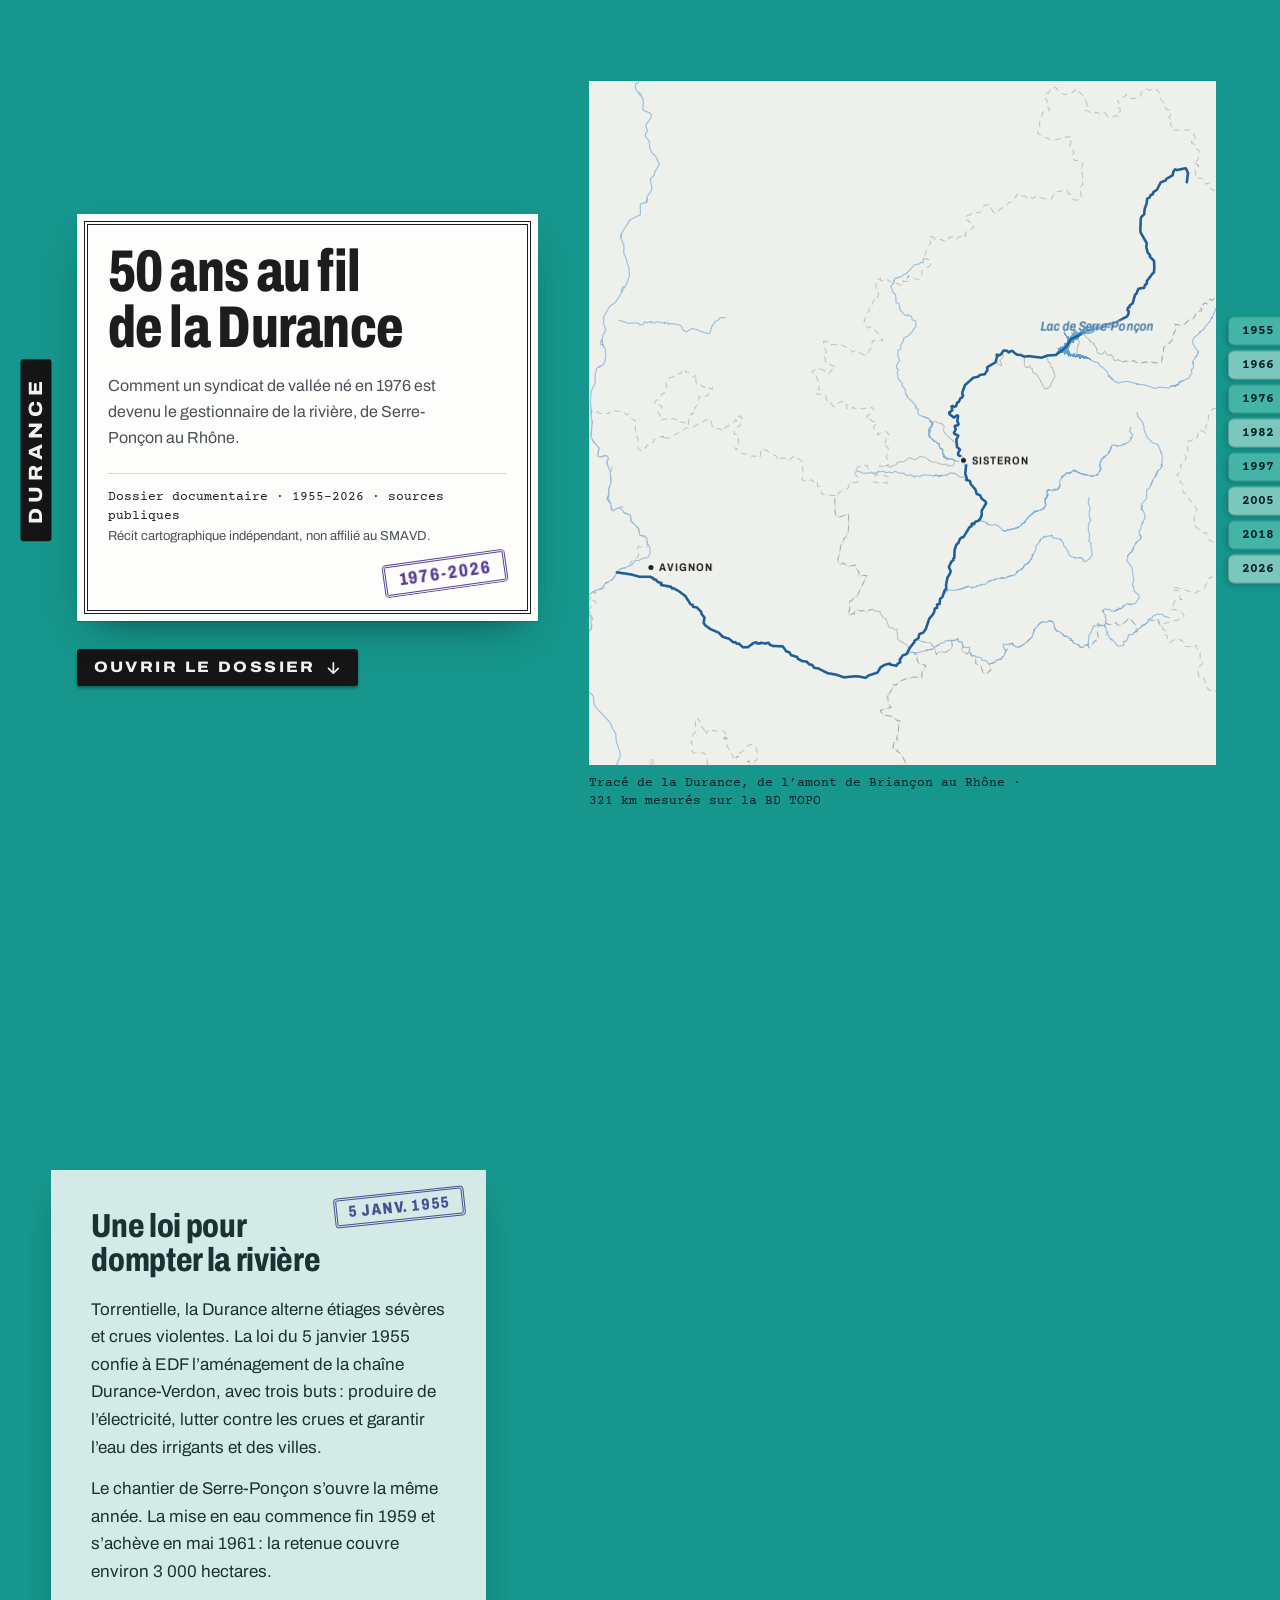
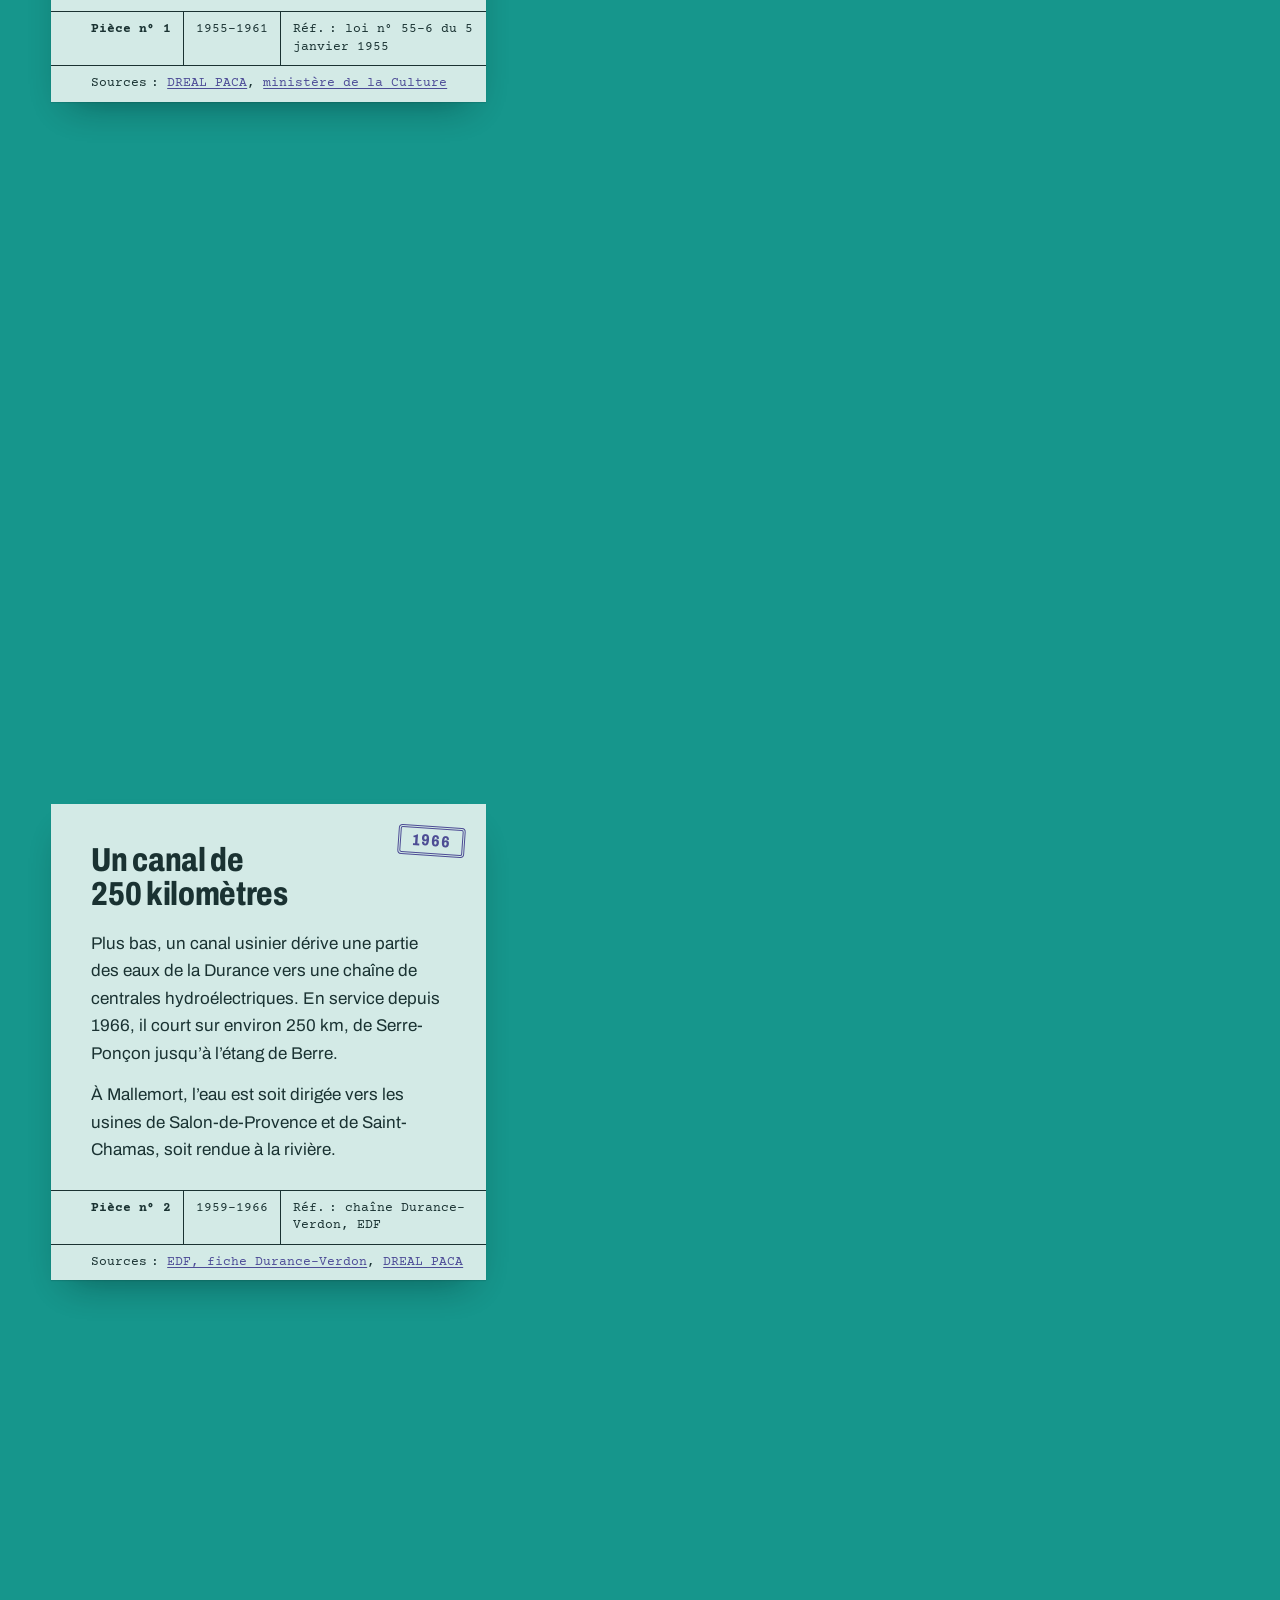
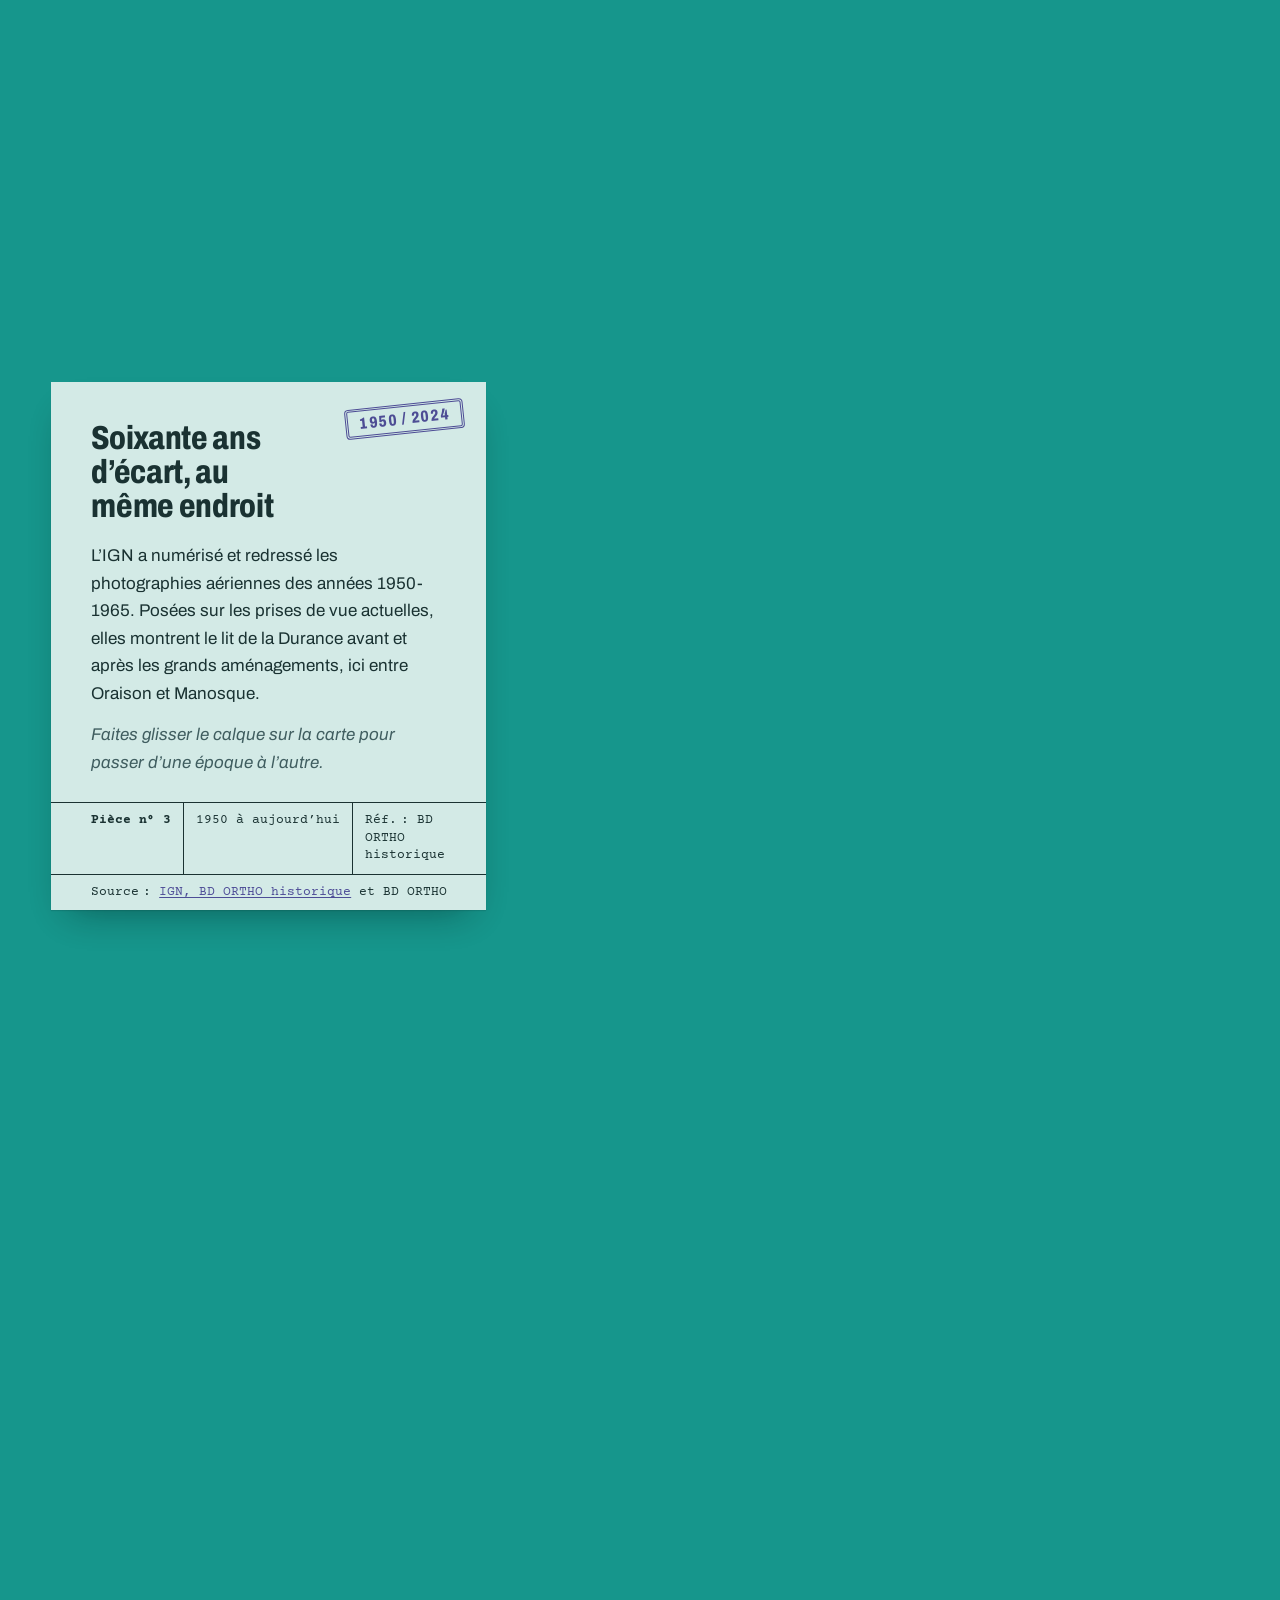
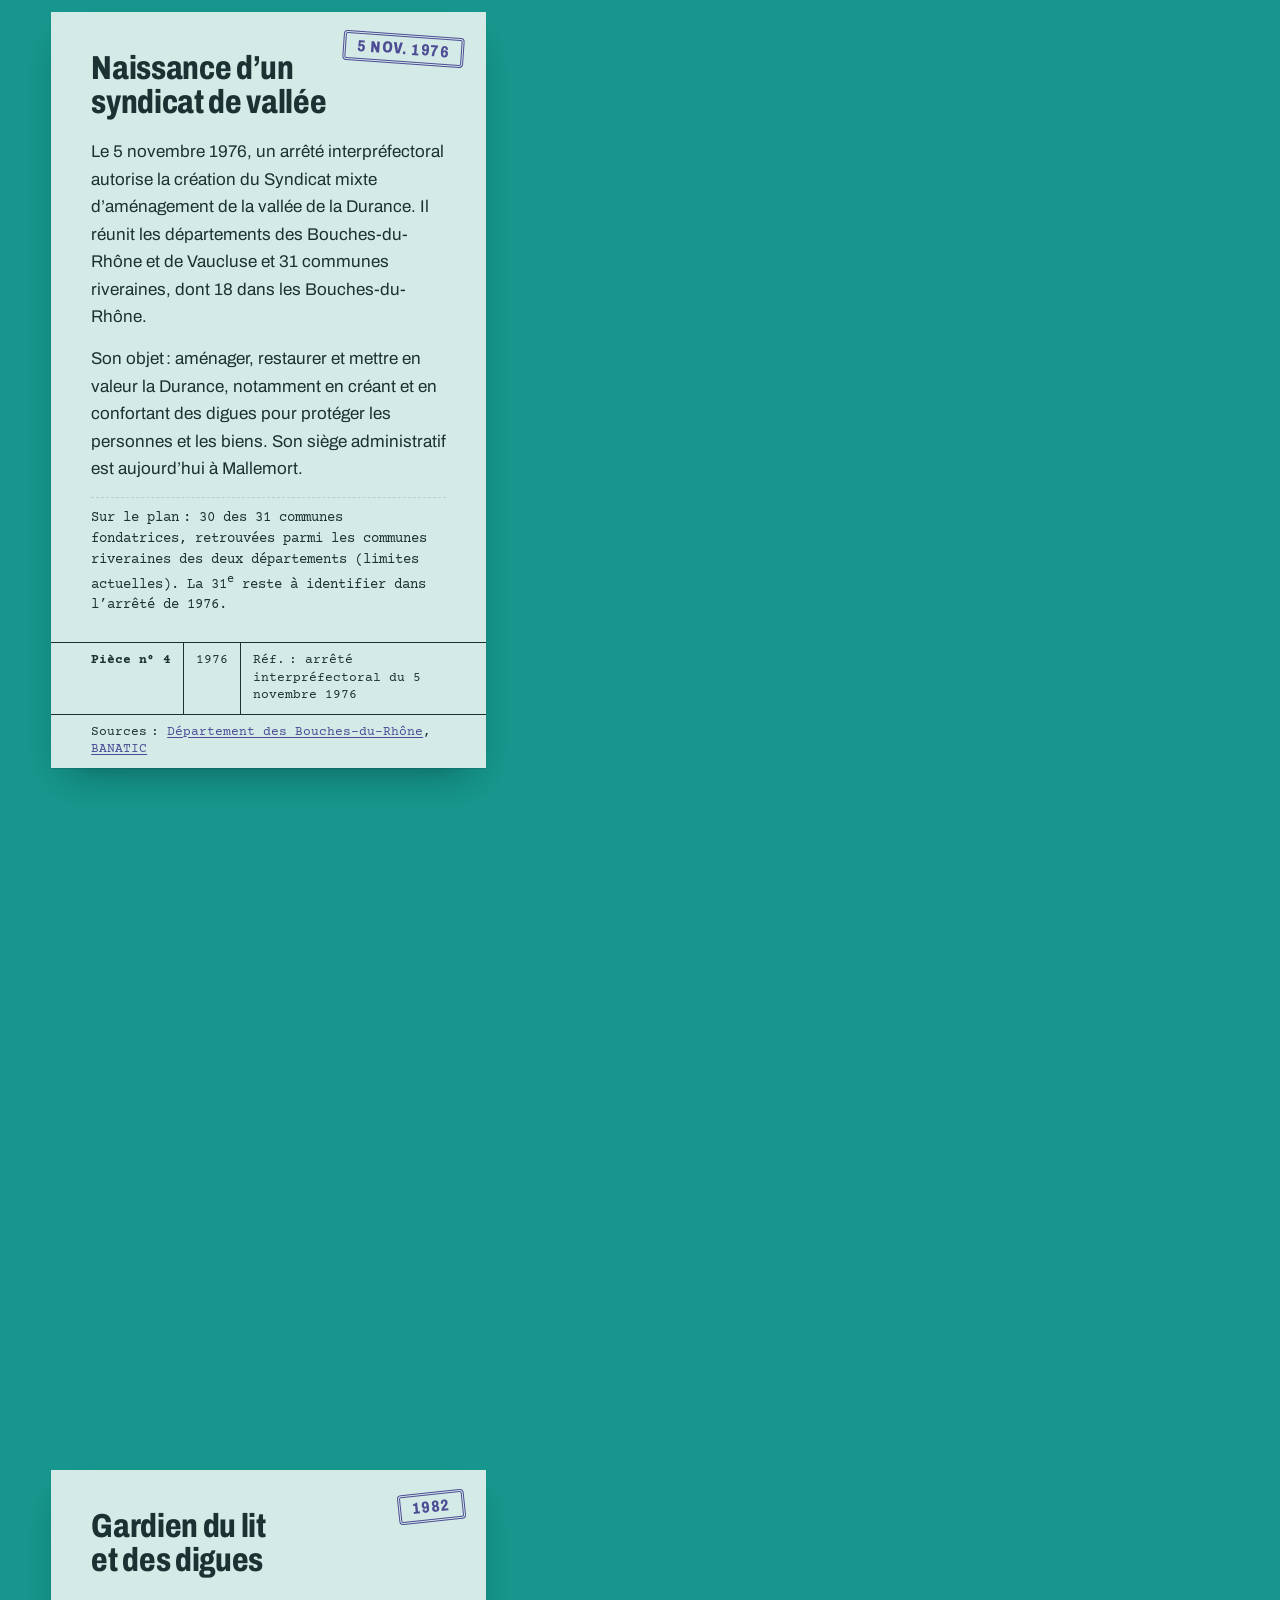
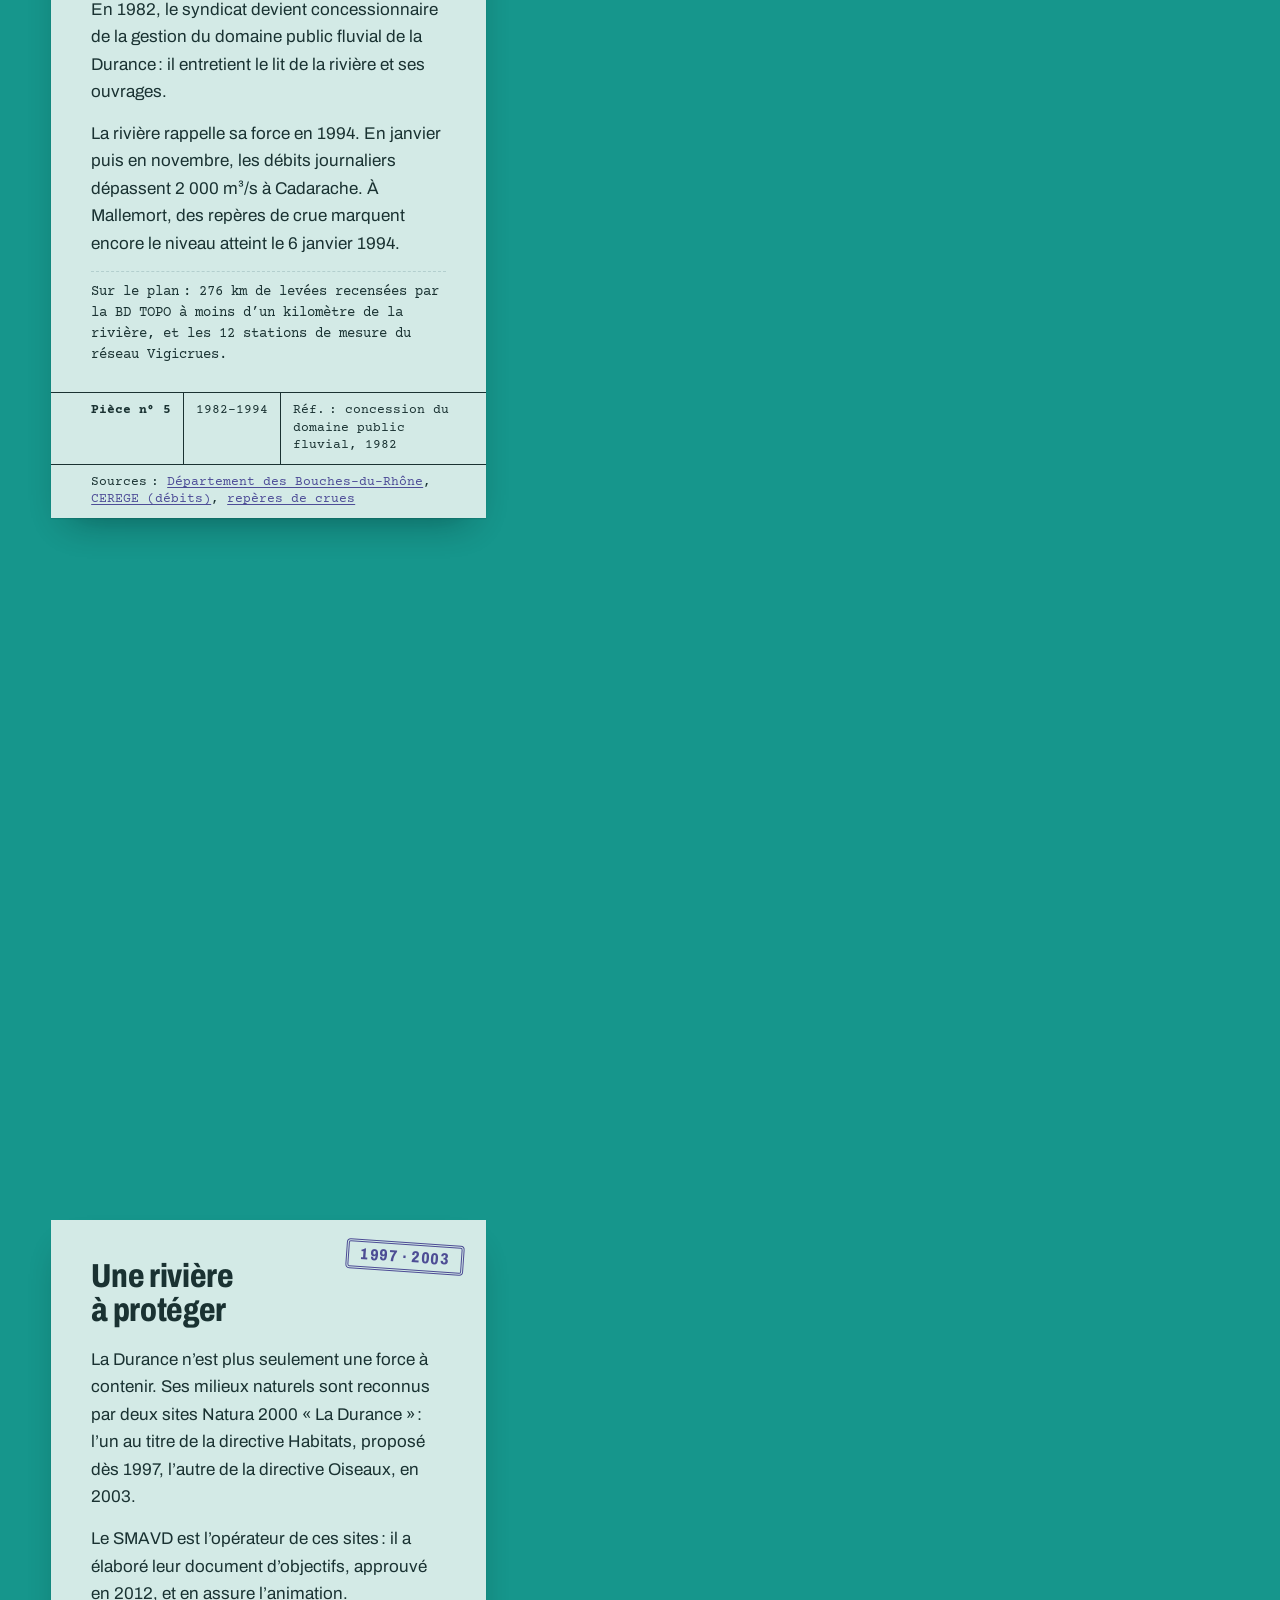
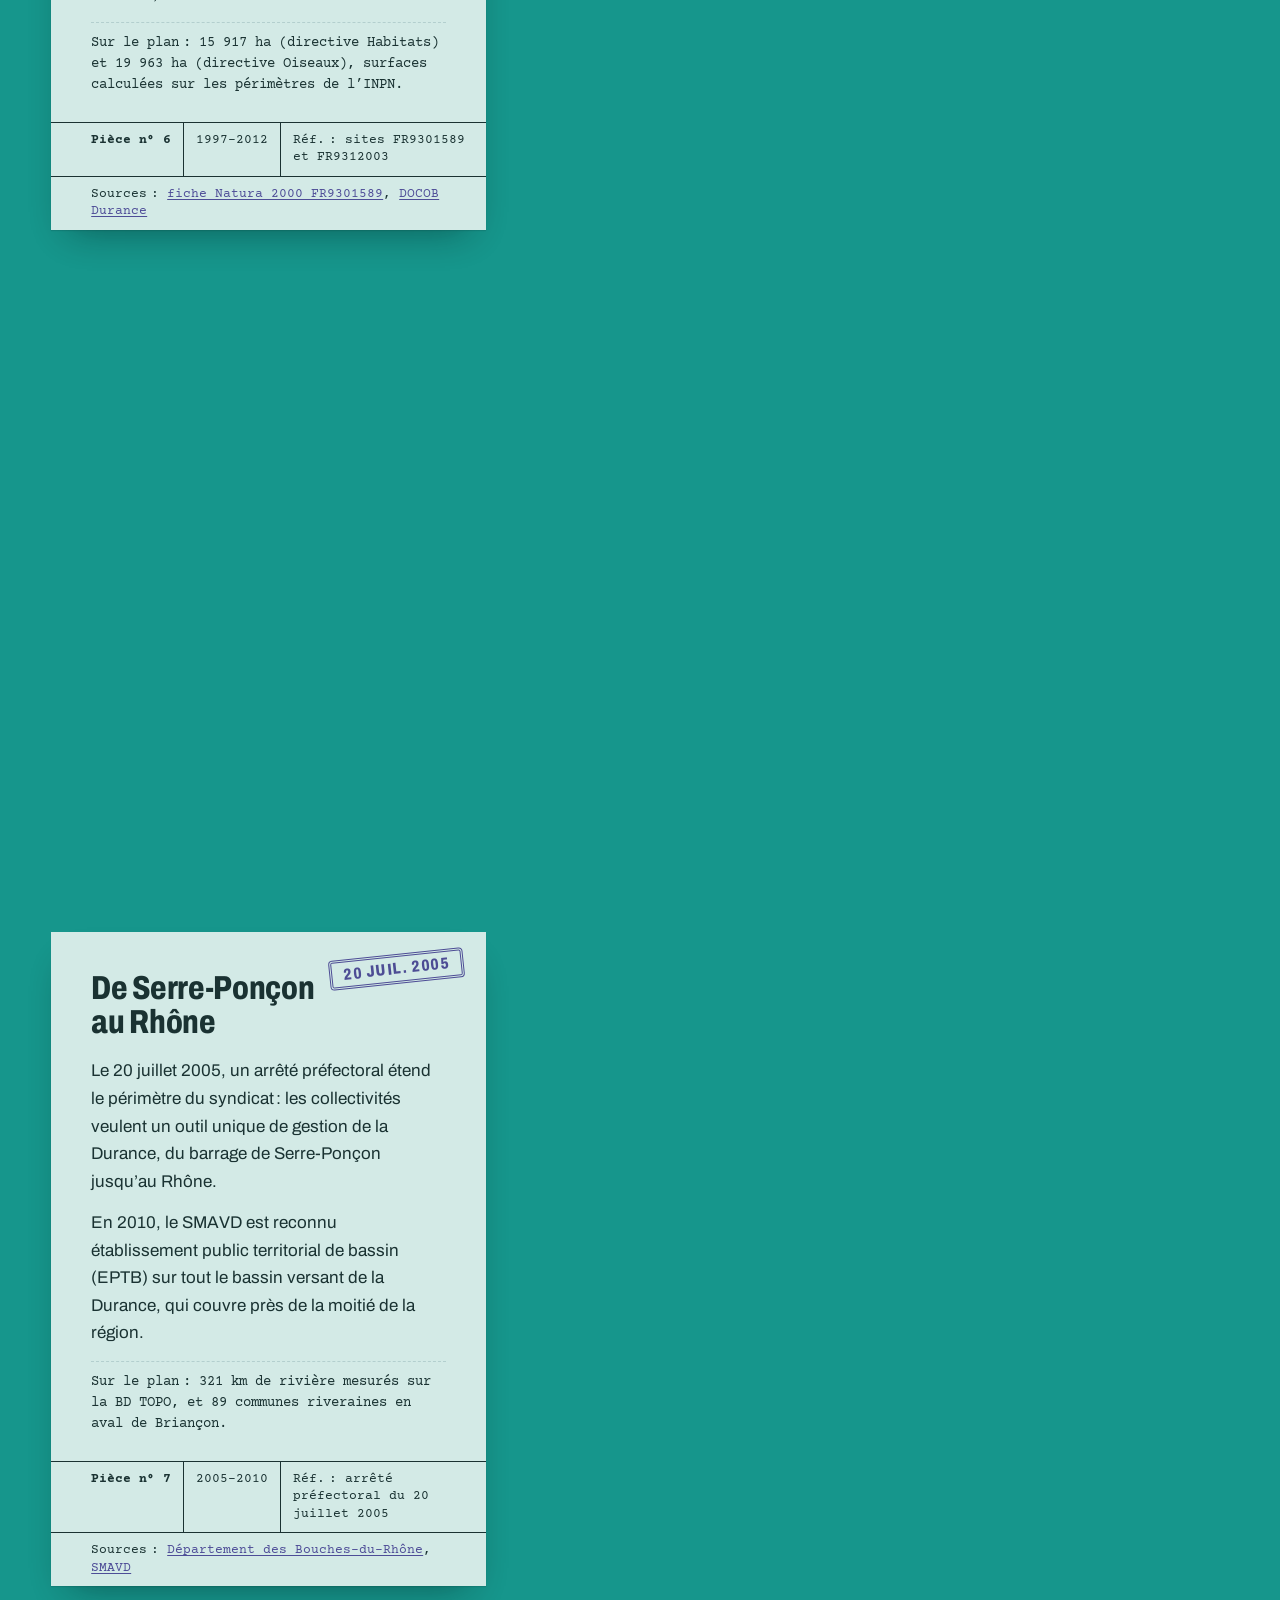
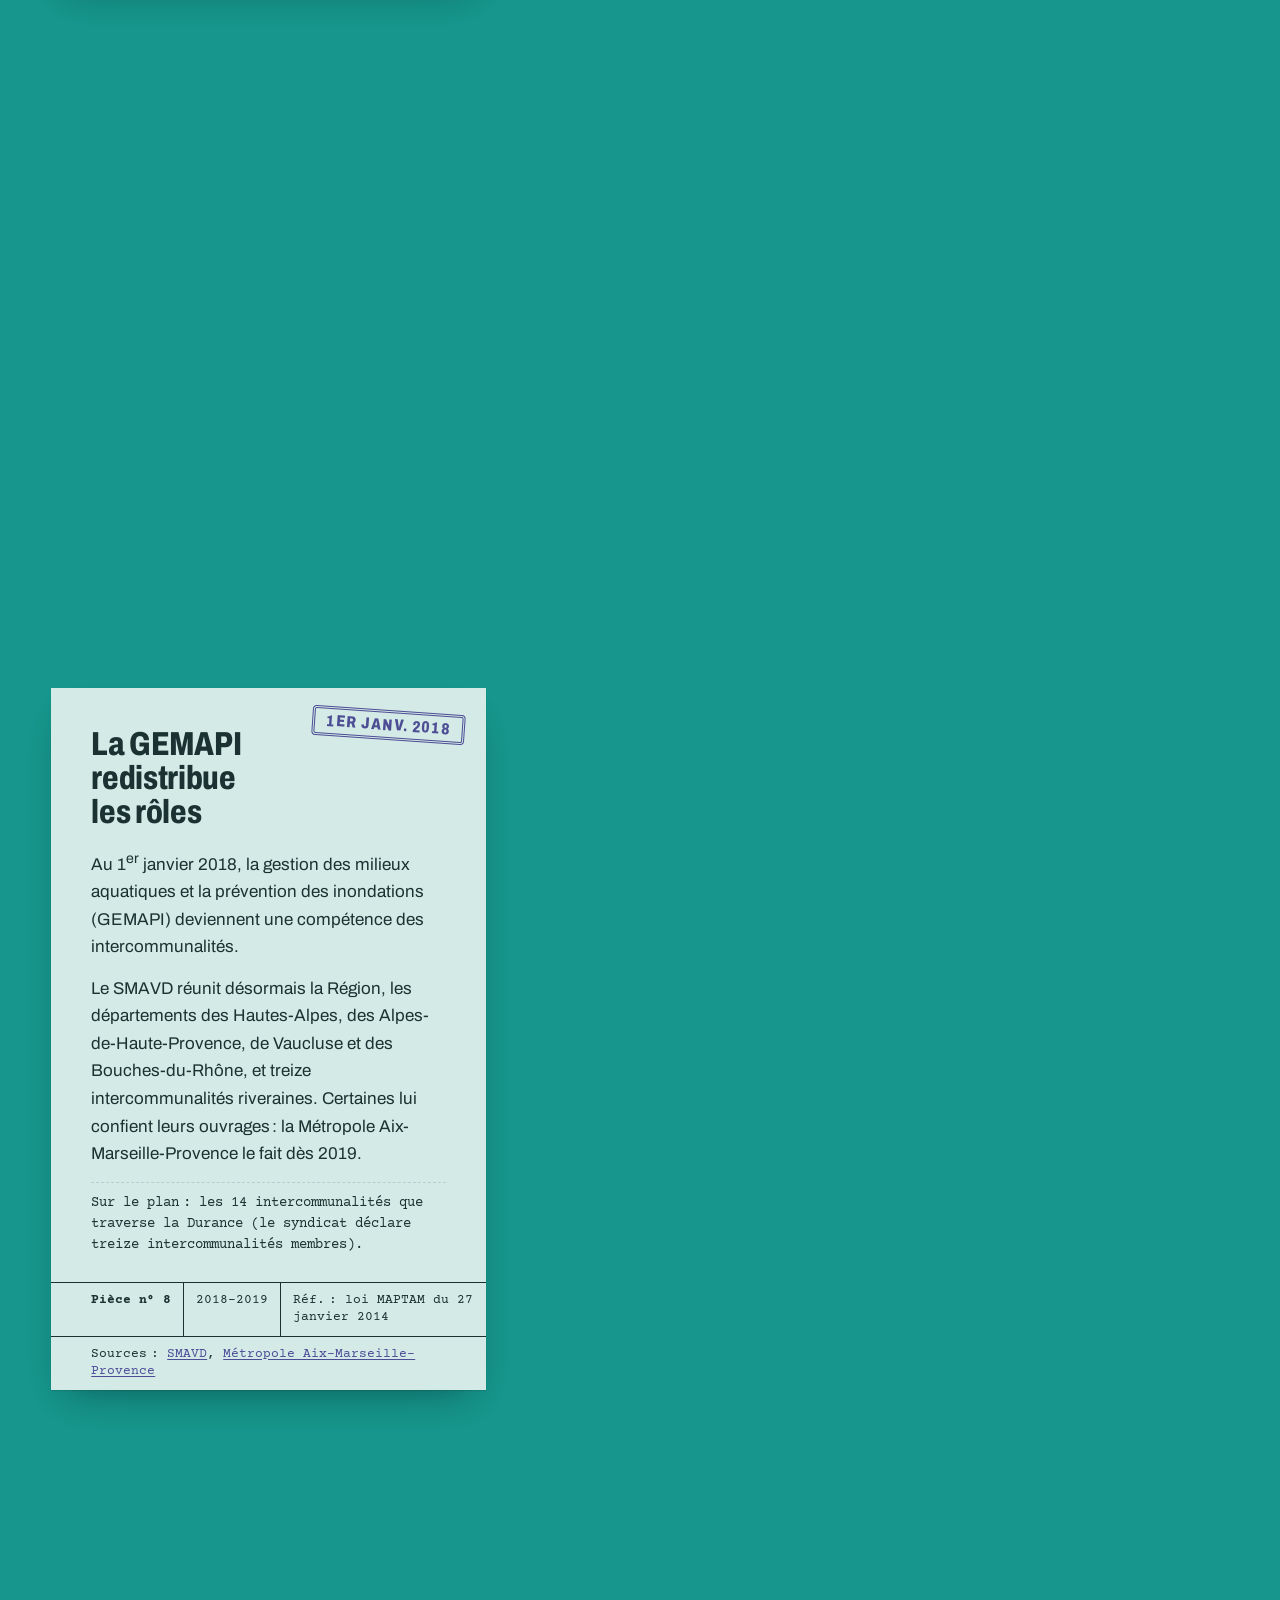
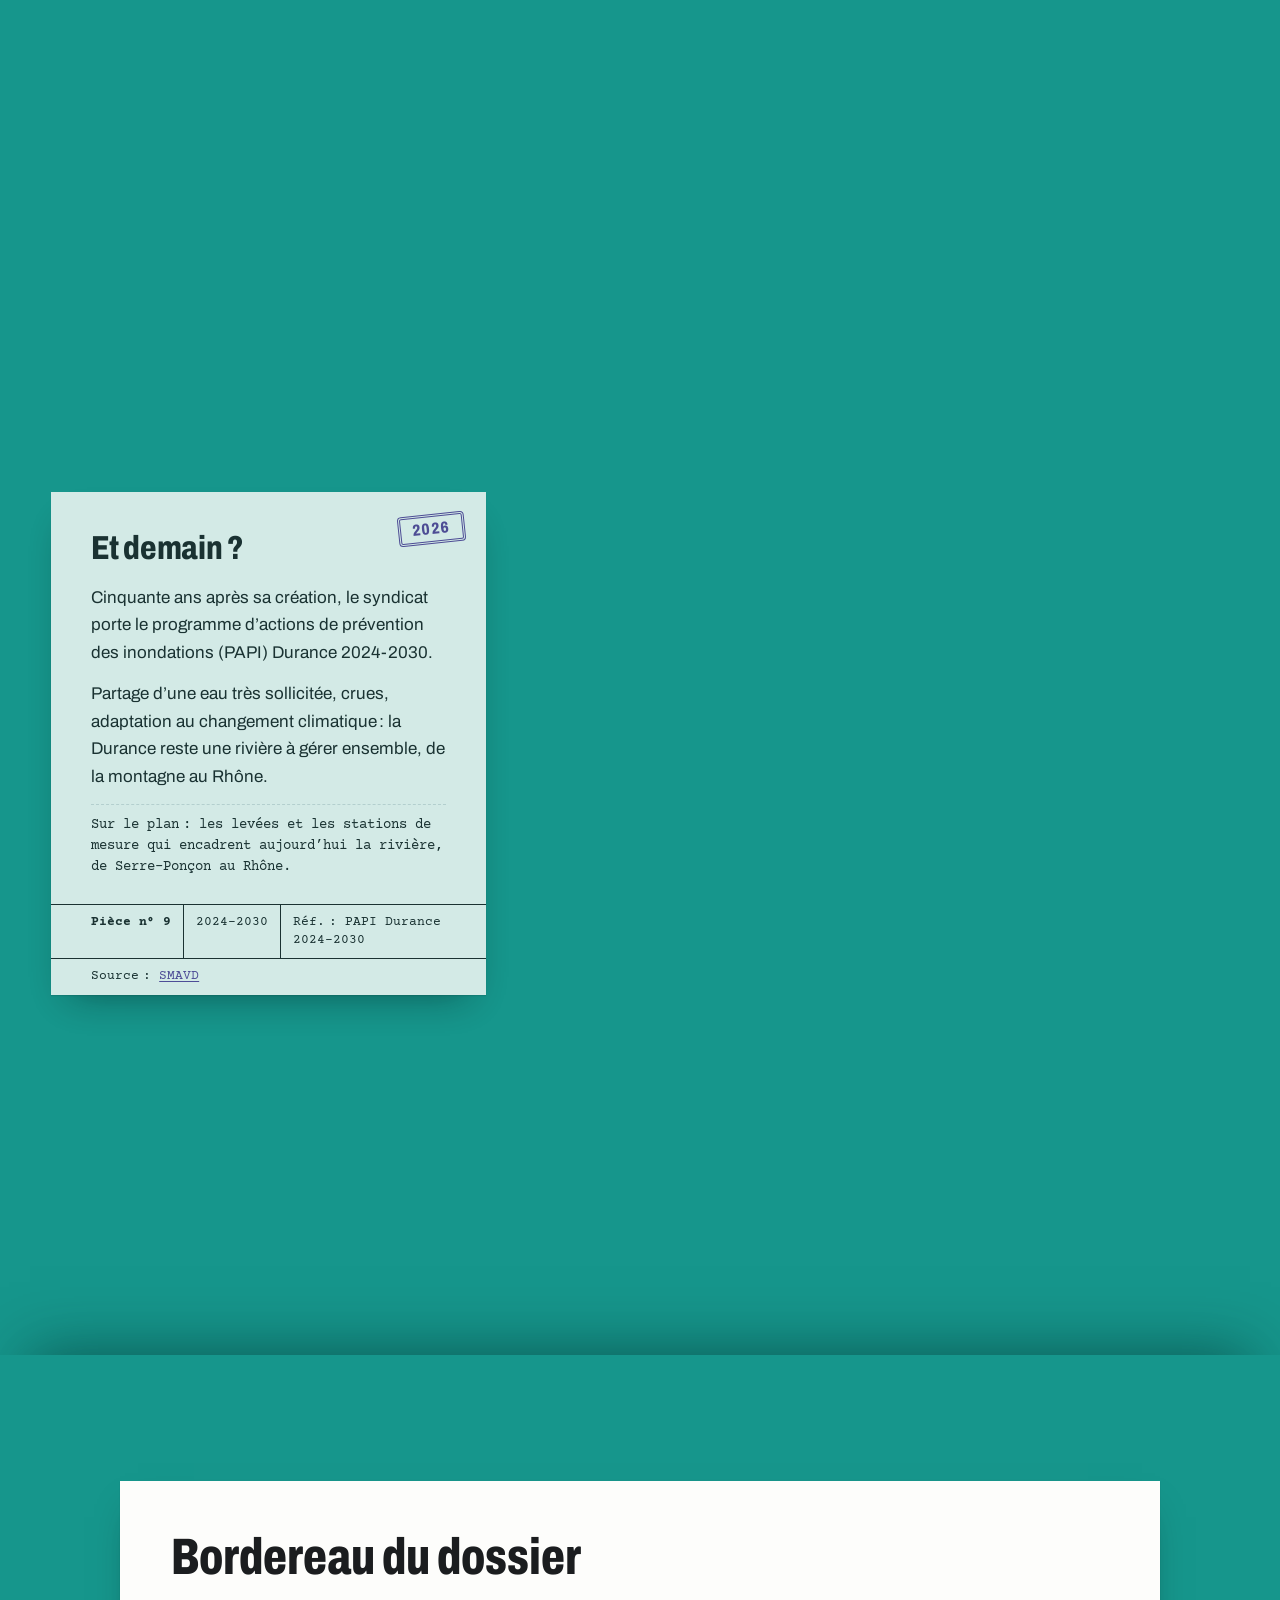
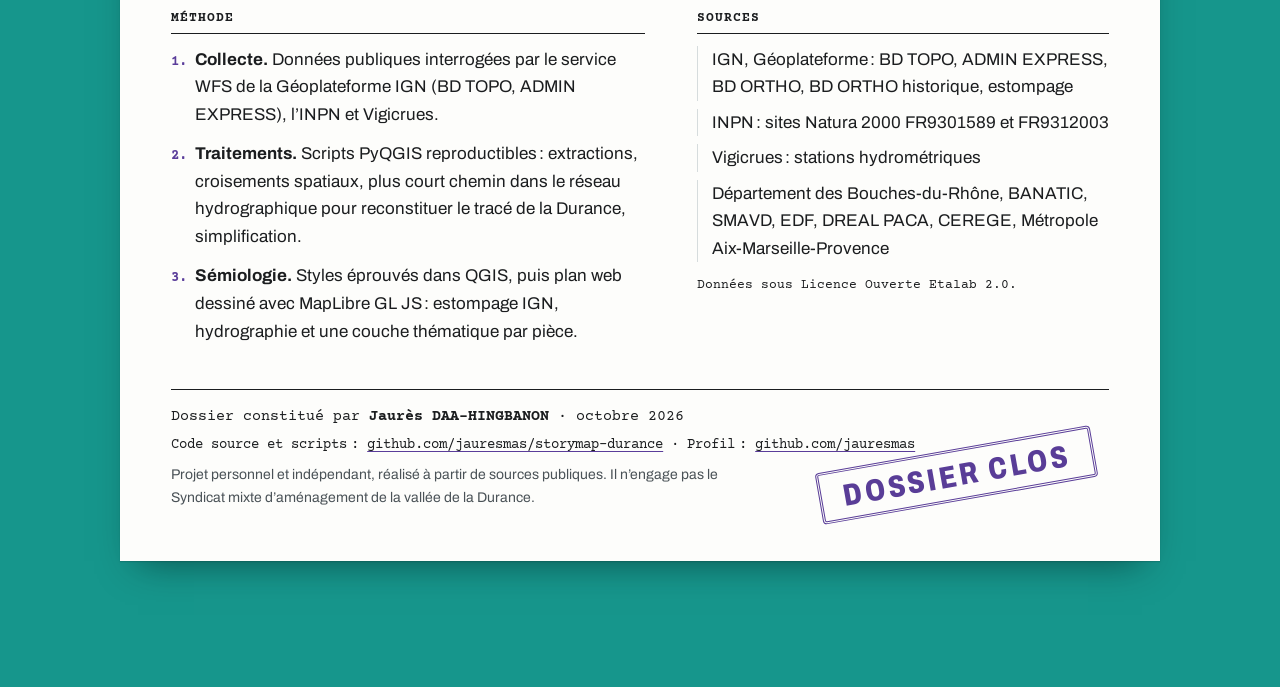
<file: web/index.html>
<!doctype html>
<html lang="fr">
<head>
<meta charset="utf-8">
<meta name="viewport" content="width=device-width, initial-scale=1">
<title>50 ans au fil de la Durance, récit cartographique</title>
<meta name="description" content="De la loi de 1955 à la GEMAPI&#8239;: l’histoire du Syndicat mixte d’aménagement de la vallée de la Durance racontée en cartes, à partir de données publiques.">
<meta property="og:title" content="50 ans au fil de la Durance">
<meta property="og:description" content="Récit cartographique indépendant&#8239;: 1955-2026, la Durance et le syndicat qui la gère.">
<meta name="theme-color" content="#16968c">
<link rel="preload" href="assets/fonts/archivo-normal-100_900-latin.woff2" as="font" type="font/woff2" crossorigin>
<link rel="stylesheet" href="assets/css/fonts.css">
<link rel="stylesheet" href="assets/vendor/maplibre-gl.css">
<link rel="stylesheet" href="assets/css/storymap.css">
</head>
<body>

<a class="evitement" href="#p-loi1955">Aller au récit</a>

<!-- Plan annexé : la carte reste derrière tout le dossier -->
<div id="carte" class="carte" role="region" aria-label="Carte interactive de la Durance"></div>
<div id="calque" class="calque">
  <div id="calque-carte" class="calque-carte"></div>
  <span class="calque-ligne" aria-hidden="true"></span>
  <button class="calque-poignee" type="button" role="slider" aria-label="Position du calque de 1950-1965"
          aria-valuemin="0" aria-valuemax="100" aria-valuenow="50">
    <span class="calque-date">1950-1965</span>
    <svg viewBox="0 0 24 24" aria-hidden="true"><path d="M9 6 3 12l6 6M15 6l6 6-6 6"/></svg>
    <span class="calque-date">Aujourd’hui</span>
  </button>
</div>

<header class="couverture" id="couverture" data-etape="couverture">
  <!-- Étiquette Dymo collée sur le dos de la chemise -->
  <p class="dymo dymo-dos" aria-hidden="true">Durance</p>
  <div class="fenetre" aria-hidden="true">
    <p class="fenetre-legende">Tracé de la Durance, de l’amont de Briançon au Rhône · 321&nbsp;km mesurés sur la BD TOPO</p>
  </div>
  <div class="couverture-texte">
    <div class="etiquette">
      <h1>50 ans au fil de la Durance</h1>
      <p class="etiquette-sous-titre">Comment un syndicat de vallée né en 1976 est devenu le gestionnaire de la rivière, de Serre-Ponçon au Rhône.</p>
      <div class="etiquette-pied">
        <p class="etiquette-cote">Dossier documentaire · 1955-2026 · sources publiques<br>
          <span>Récit cartographique indépendant, non affilié au SMAVD.</span></p>
        <p class="tampon tampon-couverture" aria-hidden="true">1976-2026</p>
      </div>
    </div>
    <a class="bouton-dymo" href="#p-loi1955">
      Ouvrir le dossier
      <svg viewBox="0 0 24 24" aria-hidden="true"><path d="M12 4v15M5 12l7 7 7-7"/></svg>
    </a>
  </div>
</header>

<nav class="intercalaires" aria-label="Intercalaires du dossier">
  <a href="#p-loi1955" data-etape="loi1955">1955</a>
  <a href="#p-canal" data-etape="canal">1966</a>
  <a href="#p-creation" data-etape="creation">1976</a>
  <a href="#p-digues" data-etape="digues">1982</a>
  <a href="#p-nature" data-etape="nature">1997</a>
  <a href="#p-bassin" data-etape="bassin">2005</a>
  <a href="#p-gemapi" data-etape="gemapi">2018</a>
  <a href="#p-demain" data-etape="demain">2026</a>
</nav>

<aside class="cartouche" aria-label="Cartouche du plan">
  <p class="c-titre"><strong id="c-plan">La Durance, de la source au Rhône</strong></p>
  <ul class="c-legende" id="c-legende"></ul>
  <div class="c-pied">
    <span class="c-num" id="c-num">Plan d’ensemble</span>
    <div class="c-annee" id="c-annee" aria-label="Année">
      <span>1</span><span>9</span><span>7</span><span>6</span>
    </div>
    <svg class="c-nord" id="c-nord" viewBox="0 0 24 32" aria-label="Nord" role="img">
      <path class="c-nord-plein" d="M12 2 4 26l8-5z"/><path class="c-nord-vide" d="M12 2l8 24-8-5z"/>
      <text x="12" y="32" text-anchor="middle">N</text>
    </svg>
    <div class="c-echelle" id="c-echelle"><span class="c-barre"></span><span class="c-valeur">10 km</span></div>
  </div>
  <p class="c-lecture" id="c-lecture" aria-live="off"></p>
  <p class="c-sources">IGN · INPN · Vigicrues · Licence Etalab 2.0 · MapLibre</p>
  <button class="c-recentrer" id="c-recentrer" type="button" hidden>Recentrer le plan</button>
  <p class="c-alerte" id="c-alerte" role="status" hidden></p>
</aside>

<main class="dossier" id="dossier">

  <article class="piece" id="p-loi1955" data-etape="loi1955">
    <p class="tampon tampon-date" aria-hidden="true">5 janv. 1955</p>
    <h2>Une loi pour dompter la rivière</h2>
    <p>Torrentielle, la Durance alterne étiages sévères et crues violentes. La loi du 5 janvier 1955 confie à EDF l’aménagement de la chaîne Durance-Verdon, avec trois buts&#8239;: produire de l’électricité, lutter contre les crues et garantir l’eau des irrigants et des villes.</p>
    <p>Le chantier de Serre-Ponçon s’ouvre la même année. La mise en eau commence fin 1959 et s’achève en mai 1961&#8239;: la retenue couvre environ 3&nbsp;000 hectares.</p>
    <footer class="piece-pied">
      <span>Pièce n°&nbsp;1</span><span>1955-1961</span><span class="piece-ref">Réf.&#8239;: loi n°&nbsp;55-6 du 5 janvier 1955</span>
      <span class="piece-sources">Sources&#8239;: <a href="https://www.paca.developpement-durable.gouv.fr/IMG/pdf/note_de_synthese-2.pdf">DREAL PACA</a>, <a href="https://www.culture.gouv.fr/regions/Drac-Provence-Alpes-Cote-d-Azur/Politique-et-actions-culturelles/Architecture-contemporaine-remarquable-en-Paca/le-label-architecture-contemporaine-remarquable-en-provence-alpes-cote-d-azur/Label-ACR-Hautes-Alpes/Espinasses-Rousset-Savines-le-Lac-Ouvrages-de-Serre-Poncon">ministère de la Culture</a></span>
    </footer>
  </article>

  <article class="piece" id="p-canal" data-etape="canal">
    <p class="tampon tampon-date" aria-hidden="true">1966</p>
    <h2>Un canal de 250 kilomètres</h2>
    <p>Plus bas, un canal usinier dérive une partie des eaux de la Durance vers une chaîne de centrales hydroélectriques. En service depuis 1966, il court sur environ 250&nbsp;km, de Serre-Ponçon jusqu’à l’étang de Berre.</p>
    <p>À Mallemort, l’eau est soit dirigée vers les usines de Salon-de-Provence et de Saint-Chamas, soit rendue à la rivière.</p>
    <footer class="piece-pied">
      <span>Pièce n°&nbsp;2</span><span>1959-1966</span><span class="piece-ref">Réf.&#8239;: chaîne Durance-Verdon, EDF</span>
      <span class="piece-sources">Sources&#8239;: <a href="https://www.edf.fr/sites/groupe/files/Hydraulique/page%20durance%20verdon/fiche_edf_duranceverdon.pdf">EDF, fiche Durance-Verdon</a>, <a href="https://www.paca.developpement-durable.gouv.fr/IMG/pdf/note_de_synthese-2.pdf">DREAL PACA</a></span>
    </footer>
  </article>

  <article class="piece" id="p-calque" data-etape="calque">
    <p class="tampon tampon-date" aria-hidden="true">1950 / 2024</p>
    <h2>Soixante ans d’écart, au même endroit</h2>
    <p>L’IGN a numérisé et redressé les photographies aériennes des années 1950-1965. Posées sur les prises de vue actuelles, elles montrent le lit de la Durance avant et après les grands aménagements, ici entre Oraison et Manosque.</p>
    <p class="consigne">Faites glisser le calque sur la carte pour passer d’une époque à l’autre.</p>
    <footer class="piece-pied">
      <span>Pièce n°&nbsp;3</span><span>1950 à aujourd’hui</span><span class="piece-ref">Réf.&#8239;: BD ORTHO historique</span>
      <span class="piece-sources">Source&#8239;: <a href="https://cartes.gouv.fr/rechercher-une-donnee/dataset/IGNF_BD-ORTHO-HISTO">IGN, BD ORTHO historique</a> et BD ORTHO</span>
    </footer>
  </article>

  <article class="piece" id="p-creation" data-etape="creation">
    <p class="tampon tampon-date" aria-hidden="true">5 nov. 1976</p>
    <h2>Naissance d’un syndicat de vallée</h2>
    <p>Le 5 novembre 1976, un arrêté interpréfectoral autorise la création du Syndicat mixte d’aménagement de la vallée de la Durance. Il réunit les départements des Bouches-du-Rhône et de Vaucluse et 31 communes riveraines, dont 18 dans les Bouches-du-Rhône.</p>
    <p>Son objet&#8239;: aménager, restaurer et mettre en valeur la Durance, notamment en créant et en confortant des digues pour protéger les personnes et les biens. Son siège administratif est aujourd’hui à Mallemort.</p>
    <p class="mesure">Sur le plan&#8239;: 30 des 31 communes fondatrices, retrouvées parmi les communes riveraines des deux départements (limites actuelles). La 31<sup>e</sup> reste à identifier dans l’arrêté de 1976.</p>
    <footer class="piece-pied">
      <span>Pièce n°&nbsp;4</span><span>1976</span><span class="piece-ref">Réf.&#8239;: arrêté interpréfectoral du 5 novembre 1976</span>
      <span class="piece-sources">Sources&#8239;: <a href="https://www.departement13.fr/uploads/delibs/R0XUV.pdf">Département des Bouches-du-Rhône</a>, <a href="https://www.banatic.interieur.gouv.fr/intercommunalite/258402304-sm-d-amenagement-de-la-vallee-de-la-durance--smavd">BANATIC</a></span>
    </footer>
  </article>

  <article class="piece" id="p-digues" data-etape="digues">
    <p class="tampon tampon-date" aria-hidden="true">1982</p>
    <h2>Gardien du lit et des digues</h2>
    <p>En 1982, le syndicat devient concessionnaire de la gestion du domaine public fluvial de la Durance&#8239;: il entretient le lit de la rivière et ses ouvrages.</p>
    <p>La rivière rappelle sa force en 1994. En janvier puis en novembre, les débits journaliers dépassent 2&nbsp;000&nbsp;m³/s à Cadarache. À Mallemort, des repères de crue marquent encore le niveau atteint le 6 janvier 1994.</p>
    <p class="mesure">Sur le plan&#8239;: 276&nbsp;km de levées recensées par la BD TOPO à moins d’un kilomètre de la rivière, et les 12 stations de mesure du réseau Vigicrues.</p>
    <footer class="piece-pied">
      <span>Pièce n°&nbsp;5</span><span>1982-1994</span><span class="piece-ref">Réf.&#8239;: concession du domaine public fluvial, 1982</span>
      <span class="piece-sources">Sources&#8239;: <a href="https://www.departement13.fr/uploads/delibs/R0XUV.pdf">Département des Bouches-du-Rhône</a>, <a href="https://biosisol.cerege.fr/squelettes/pdf/SourcesDoc/1994.pdf">CEREGE (débits)</a>, <a href="https://www.reperesdecrues.developpement-durable.gouv.fr/">repères de crues</a></span>
    </footer>
  </article>

  <article class="piece" id="p-nature" data-etape="nature">
    <p class="tampon tampon-date" aria-hidden="true">1997 · 2003</p>
    <h2>Une rivière à protéger</h2>
    <p>La Durance n’est plus seulement une force à contenir. Ses milieux naturels sont reconnus par deux sites Natura 2000 «&nbsp;La Durance&nbsp;»&#8239;: l’un au titre de la directive Habitats, proposé dès 1997, l’autre de la directive Oiseaux, en 2003.</p>
    <p>Le SMAVD est l’opérateur de ces sites&#8239;: il a élaboré leur document d’objectifs, approuvé en 2012, et en assure l’animation.</p>
    <p class="mesure">Sur le plan&#8239;: 15&nbsp;917&nbsp;ha (directive Habitats) et 19&nbsp;963&nbsp;ha (directive Oiseaux), surfaces calculées sur les périmètres de l’INPN.</p>
    <footer class="piece-pied">
      <span>Pièce n°&nbsp;6</span><span>1997-2012</span><span class="piece-ref">Réf.&#8239;: sites FR9301589 et FR9312003</span>
      <span class="piece-sources">Sources&#8239;: <a href="https://www.paca.developpement-durable.gouv.fr/IMG/pdf/annexe_9.3_fr9301589_fiche_n2000.pdf">fiche Natura 2000 FR9301589</a>, <a href="https://www.smavd.org/wp-content/uploads/2023/02/2012-SMAVD-DOCOB-Durance-Synthese.pdf">DOCOB Durance</a></span>
    </footer>
  </article>

  <article class="piece" id="p-bassin" data-etape="bassin">
    <p class="tampon tampon-date" aria-hidden="true">20 juil. 2005</p>
    <h2>De Serre-Ponçon au Rhône</h2>
    <p>Le 20 juillet 2005, un arrêté préfectoral étend le périmètre du syndicat&#8239;: les collectivités veulent un outil unique de gestion de la Durance, du barrage de Serre-Ponçon jusqu’au Rhône.</p>
    <p>En 2010, le SMAVD est reconnu établissement public territorial de bassin (EPTB) sur tout le bassin versant de la Durance, qui couvre près de la moitié de la région.</p>
    <p class="mesure">Sur le plan&#8239;: 321&nbsp;km de rivière mesurés sur la BD TOPO, et 89 communes riveraines en aval de Briançon.</p>
    <footer class="piece-pied">
      <span>Pièce n°&nbsp;7</span><span>2005-2010</span><span class="piece-ref">Réf.&#8239;: arrêté préfectoral du 20 juillet 2005</span>
      <span class="piece-sources">Sources&#8239;: <a href="https://www.departement13.fr/uploads/delibs/R0XUV.pdf">Département des Bouches-du-Rhône</a>, <a href="https://www.smavd.org/eptb-durance/">SMAVD</a></span>
    </footer>
  </article>

  <article class="piece" id="p-gemapi" data-etape="gemapi">
    <p class="tampon tampon-date" aria-hidden="true">1er janv. 2018</p>
    <h2>La GEMAPI redistribue les rôles</h2>
    <p>Au 1<sup>er</sup> janvier 2018, la gestion des milieux aquatiques et la prévention des inondations (GEMAPI) deviennent une compétence des intercommunalités.</p>
    <p>Le SMAVD réunit désormais la Région, les départements des Hautes-Alpes, des Alpes-de-Haute-Provence, de Vaucluse et des Bouches-du-Rhône, et treize intercommunalités riveraines. Certaines lui confient leurs ouvrages&#8239;: la Métropole Aix-Marseille-Provence le fait dès 2019.</p>
    <p class="mesure">Sur le plan&#8239;: les 14 intercommunalités que traverse la Durance (le syndicat déclare treize intercommunalités membres).</p>
    <footer class="piece-pied">
      <span>Pièce n°&nbsp;8</span><span>2018-2019</span><span class="piece-ref">Réf.&#8239;: loi MAPTAM du 27 janvier 2014</span>
      <span class="piece-sources">Sources&#8239;: <a href="https://www.smavd.org/eptb-durance/">SMAVD</a>, <a href="https://deliberations.ampmetropole.fr/documents/metropole/deliberations/2021/10/07/DELIBERATION/D0FHE.pdf">Métropole Aix-Marseille-Provence</a></span>
    </footer>
  </article>

  <article class="piece" id="p-demain" data-etape="demain">
    <p class="tampon tampon-date" aria-hidden="true">2026</p>
    <h2>Et demain&nbsp;?</h2>
    <p>Cinquante ans après sa création, le syndicat porte le programme d’actions de prévention des inondations (PAPI) Durance 2024-2030.</p>
    <p>Partage d’une eau très sollicitée, crues, adaptation au changement climatique&#8239;: la Durance reste une rivière à gérer ensemble, de la montagne au Rhône.</p>
    <p class="mesure">Sur le plan&#8239;: les levées et les stations de mesure qui encadrent aujourd’hui la rivière, de Serre-Ponçon au Rhône.</p>
    <footer class="piece-pied">
      <span>Pièce n°&nbsp;9</span><span>2024-2030</span><span class="piece-ref">Réf.&#8239;: PAPI Durance 2024-2030</span>
      <span class="piece-sources">Source&#8239;: <a href="https://www.smavd.org/">SMAVD</a></span>
    </footer>
  </article>

</main>

<section class="dos" id="bordereau" data-etape="bordereau" aria-labelledby="titre-bordereau">
  <div class="bordereau">
    <h2 id="titre-bordereau">Bordereau du dossier</h2>
    <div class="bordereau-colonnes">
      <div>
        <h3>Méthode</h3>
        <ol class="methode">
          <li><b>Collecte.</b> Données publiques interrogées par le service WFS de la Géoplateforme IGN (BD TOPO, ADMIN EXPRESS), l’INPN et Vigicrues.</li>
          <li><b>Traitements.</b> Scripts PyQGIS reproductibles&#8239;: extractions, croisements spatiaux, plus court chemin dans le réseau hydrographique pour reconstituer le tracé de la Durance, simplification.</li>
          <li><b>Sémiologie.</b> Styles éprouvés dans QGIS, puis plan web dessiné avec MapLibre GL JS&#8239;: estompage IGN, hydrographie et une couche thématique par pièce.</li>
        </ol>
      </div>
      <div>
        <h3>Sources</h3>
        <ul class="sources">
          <li>IGN, Géoplateforme&#8239;: BD TOPO, ADMIN EXPRESS, BD ORTHO, BD ORTHO historique, estompage</li>
          <li>INPN&#8239;: sites Natura 2000 FR9301589 et FR9312003</li>
          <li>Vigicrues&#8239;: stations hydrométriques</li>
          <li>Département des Bouches-du-Rhône, BANATIC, SMAVD, EDF, DREAL PACA, CEREGE, Métropole Aix-Marseille-Provence</li>
        </ul>
        <p class="licence">Données sous Licence Ouverte Etalab 2.0.</p>
      </div>
    </div>
    <p class="signature">Dossier constitué par <b>Jaurès DAA-HINGBANON</b> · octobre 2026</p>
    <p class="liens">Code source et scripts&#8239;: <a href="https://github.com/jauresmas/storymap-durance">github.com/jauresmas/storymap-durance</a> · Profil&#8239;: <a href="https://github.com/jauresmas">github.com/jauresmas</a></p>
    <p class="avertissement">Projet personnel et indépendant, réalisé à partir de sources publiques. Il n’engage pas le Syndicat mixte d’aménagement de la vallée de la Durance.</p>
    <p class="tampon tampon-clos" aria-hidden="true">Dossier clos</p>
  </div>
</section>

<script src="assets/vendor/maplibre-gl.js"></script>
<script src="assets/js/storymap.js"></script>
</body>
</html>
</file>
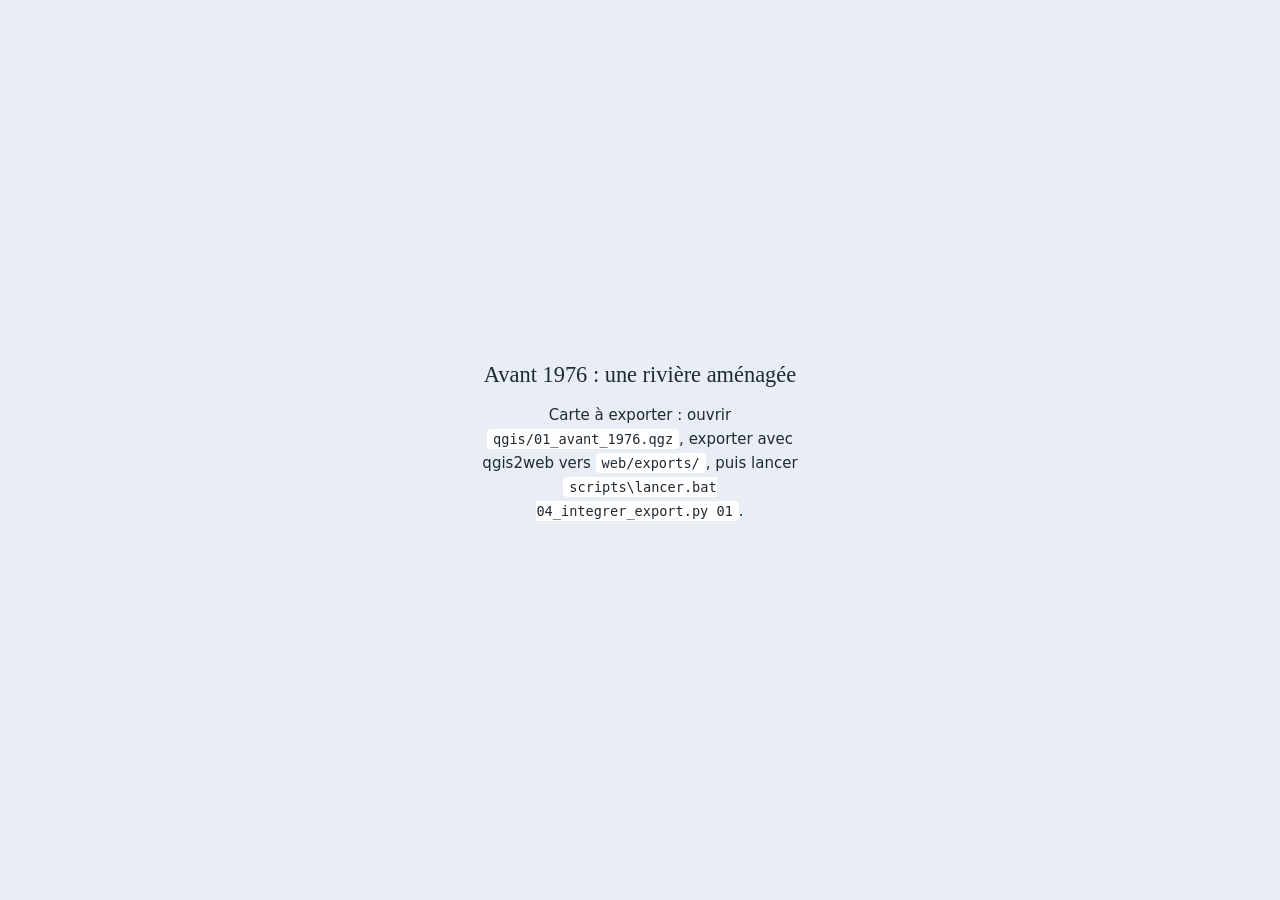
<file: web/cartes/01_avant_1976/index.html>
﻿<!doctype html>
<html lang="fr">
<head>
<meta charset="utf-8">
<meta name="viewport" content="width=device-width, initial-scale=1">
<title>Avant 1976 : une rivière aménagée (carte à exporter)</title>
<style>
  body { margin: 0; height: 100vh; display: grid; place-items: center; background: #e8eef3;
         font: 15px/1.6 "Segoe UI", system-ui, sans-serif; color: #1f2a33; }
  div { max-width: 34ch; padding: 24px; text-align: center; }
  h1 { font: 400 1.4rem Georgia, serif; margin: 0 0 12px; }
  code { background: #fff; padding: 2px 6px; border-radius: 4px; font-size: .85rem; }
</style>
</head>
<body>
<div>
  <h1>Avant 1976 : une rivière aménagée</h1>
  <p>Carte à exporter : ouvrir <code>qgis/01_avant_1976.qgz</code>, exporter avec qgis2web vers <code>web/exports/</code>,
     puis lancer <code>scripts\lancer.bat 04_integrer_export.py 01</code>.</p>
</div>
</body>
</html>
</file>
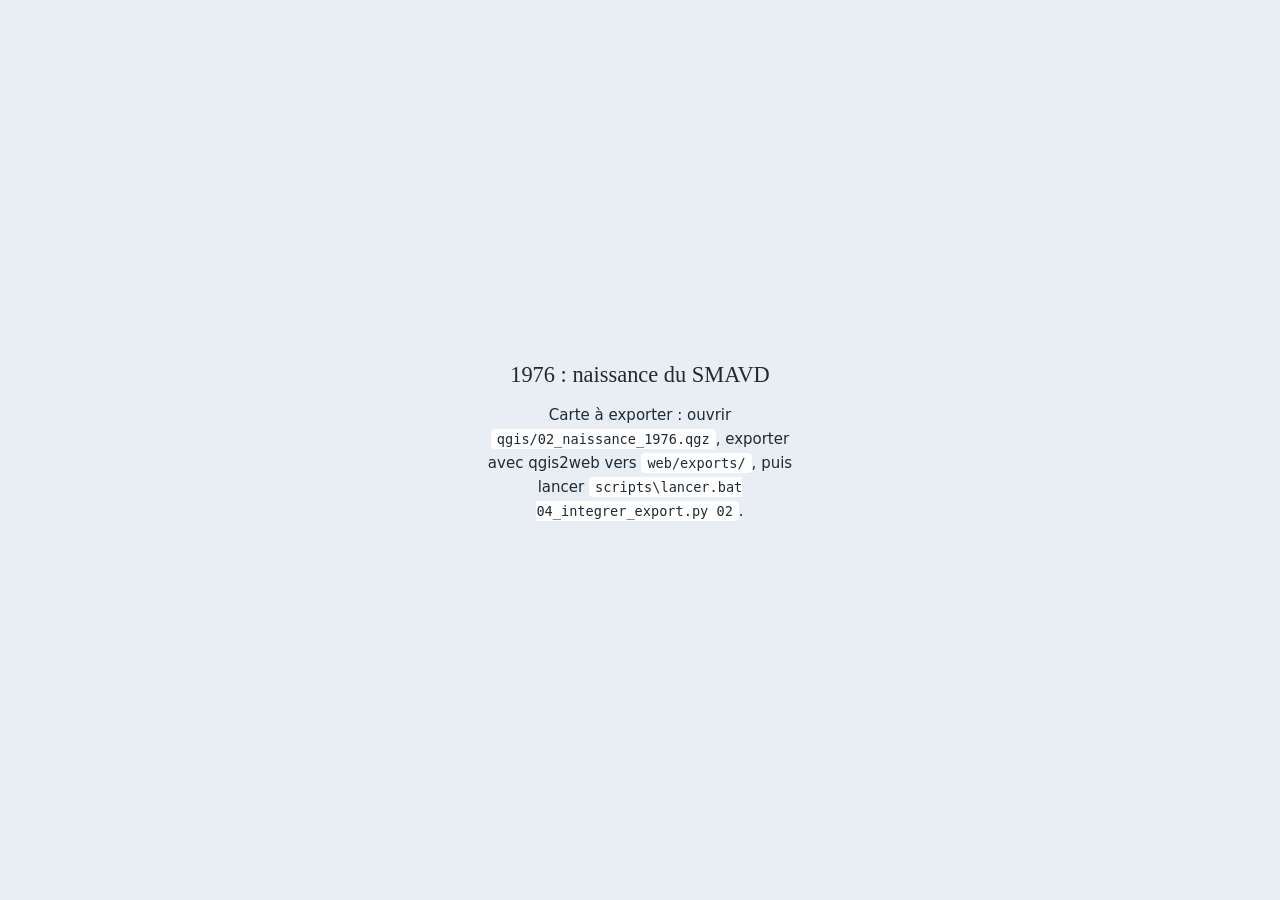
<file: web/cartes/02_naissance_1976/index.html>
﻿<!doctype html>
<html lang="fr">
<head>
<meta charset="utf-8">
<meta name="viewport" content="width=device-width, initial-scale=1">
<title>1976 : naissance du SMAVD (carte à exporter)</title>
<style>
  body { margin: 0; height: 100vh; display: grid; place-items: center; background: #e8eef3;
         font: 15px/1.6 "Segoe UI", system-ui, sans-serif; color: #1f2a33; }
  div { max-width: 34ch; padding: 24px; text-align: center; }
  h1 { font: 400 1.4rem Georgia, serif; margin: 0 0 12px; }
  code { background: #fff; padding: 2px 6px; border-radius: 4px; font-size: .85rem; }
</style>
</head>
<body>
<div>
  <h1>1976 : naissance du SMAVD</h1>
  <p>Carte à exporter : ouvrir <code>qgis/02_naissance_1976.qgz</code>, exporter avec qgis2web vers <code>web/exports/</code>,
     puis lancer <code>scripts\lancer.bat 04_integrer_export.py 02</code>.</p>
</div>
</body>
</html>
</file>
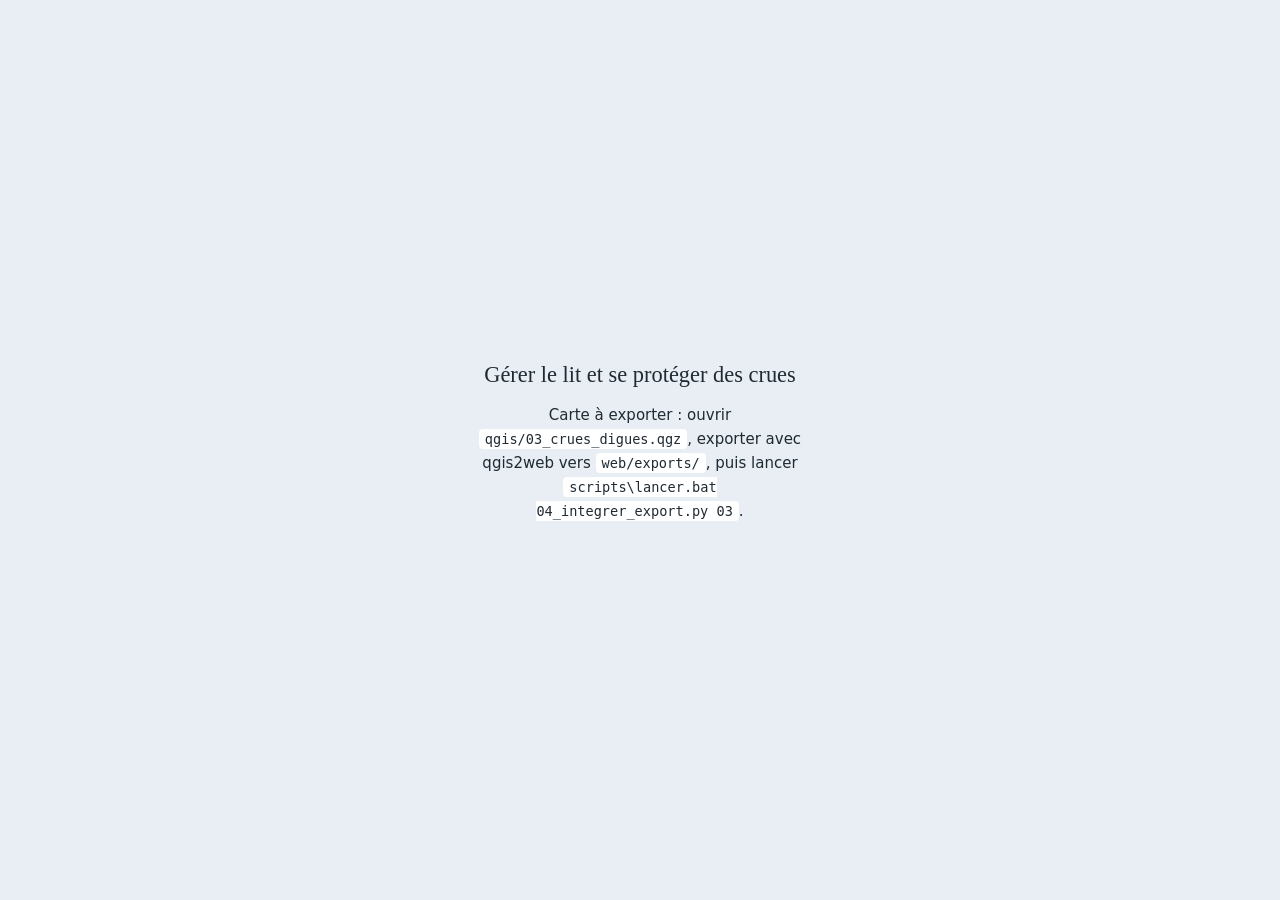
<file: web/cartes/03_crues_digues/index.html>
﻿<!doctype html>
<html lang="fr">
<head>
<meta charset="utf-8">
<meta name="viewport" content="width=device-width, initial-scale=1">
<title>Gérer le lit et se protéger des crues (carte à exporter)</title>
<style>
  body { margin: 0; height: 100vh; display: grid; place-items: center; background: #e8eef3;
         font: 15px/1.6 "Segoe UI", system-ui, sans-serif; color: #1f2a33; }
  div { max-width: 34ch; padding: 24px; text-align: center; }
  h1 { font: 400 1.4rem Georgia, serif; margin: 0 0 12px; }
  code { background: #fff; padding: 2px 6px; border-radius: 4px; font-size: .85rem; }
</style>
</head>
<body>
<div>
  <h1>Gérer le lit et se protéger des crues</h1>
  <p>Carte à exporter : ouvrir <code>qgis/03_crues_digues.qgz</code>, exporter avec qgis2web vers <code>web/exports/</code>,
     puis lancer <code>scripts\lancer.bat 04_integrer_export.py 03</code>.</p>
</div>
</body>
</html>
</file>
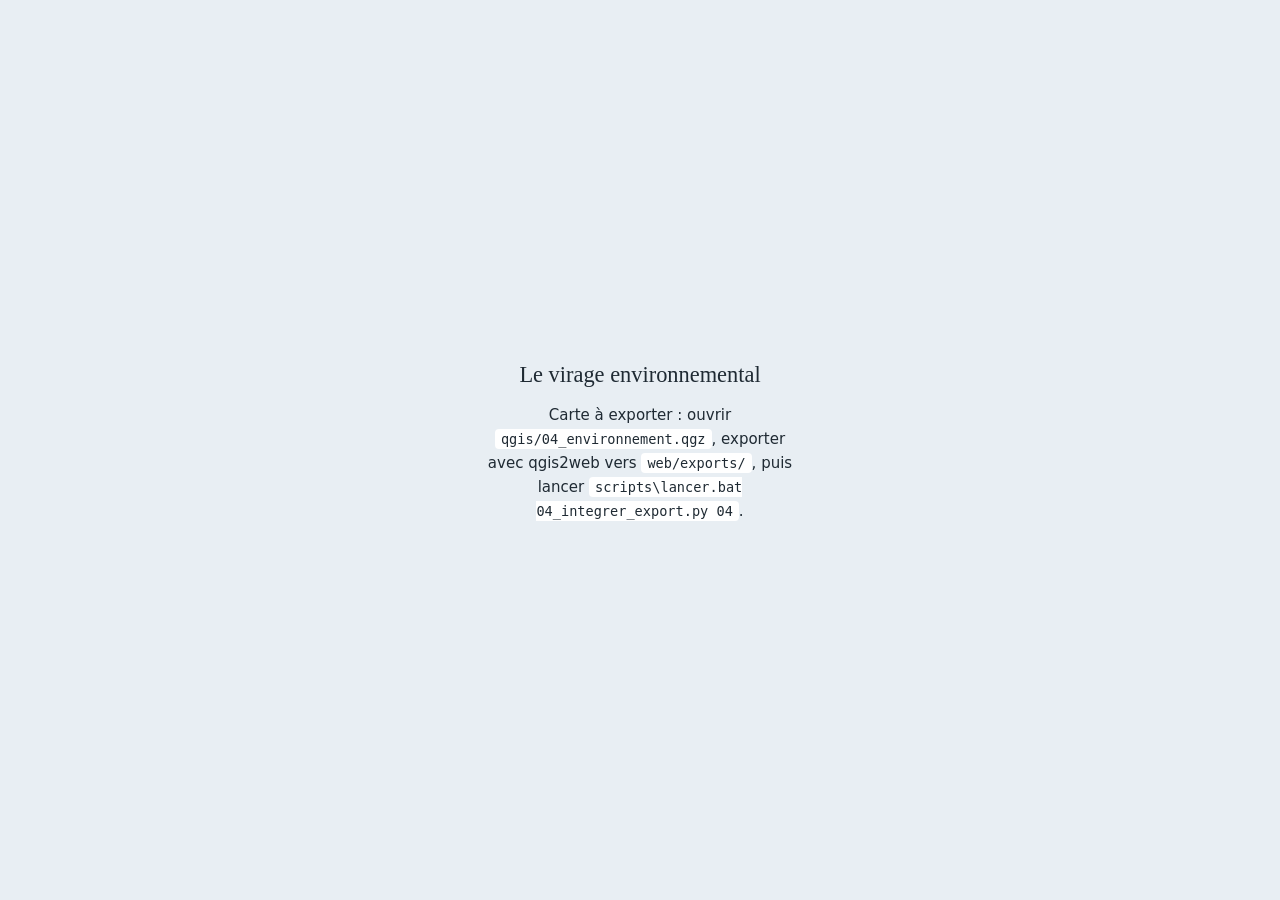
<file: web/cartes/04_environnement/index.html>
﻿<!doctype html>
<html lang="fr">
<head>
<meta charset="utf-8">
<meta name="viewport" content="width=device-width, initial-scale=1">
<title>Le virage environnemental (carte à exporter)</title>
<style>
  body { margin: 0; height: 100vh; display: grid; place-items: center; background: #e8eef3;
         font: 15px/1.6 "Segoe UI", system-ui, sans-serif; color: #1f2a33; }
  div { max-width: 34ch; padding: 24px; text-align: center; }
  h1 { font: 400 1.4rem Georgia, serif; margin: 0 0 12px; }
  code { background: #fff; padding: 2px 6px; border-radius: 4px; font-size: .85rem; }
</style>
</head>
<body>
<div>
  <h1>Le virage environnemental</h1>
  <p>Carte à exporter : ouvrir <code>qgis/04_environnement.qgz</code>, exporter avec qgis2web vers <code>web/exports/</code>,
     puis lancer <code>scripts\lancer.bat 04_integrer_export.py 04</code>.</p>
</div>
</body>
</html>
</file>
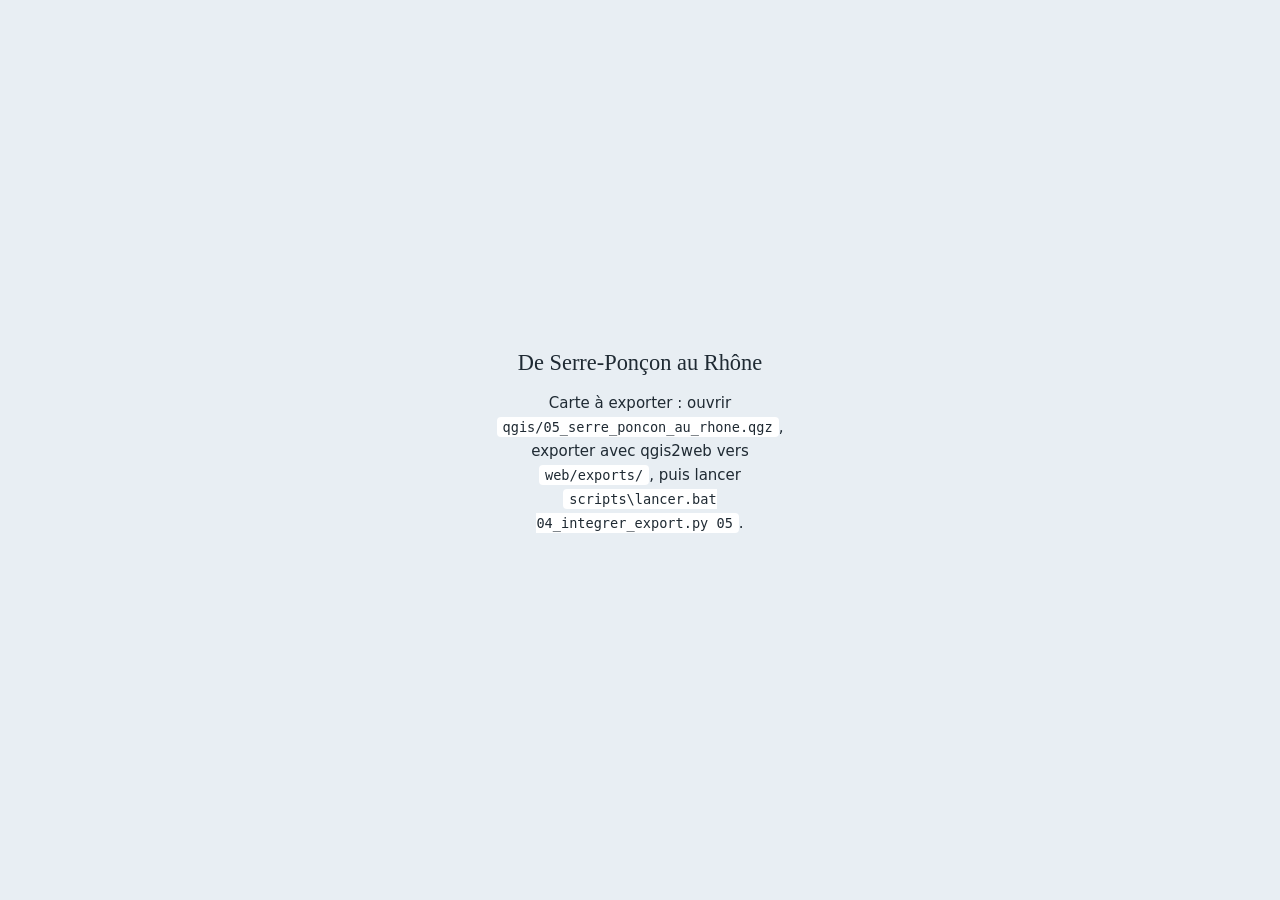
<file: web/cartes/05_serre_poncon_au_rhone/index.html>
﻿<!doctype html>
<html lang="fr">
<head>
<meta charset="utf-8">
<meta name="viewport" content="width=device-width, initial-scale=1">
<title>De Serre-Ponçon au Rhône (carte à exporter)</title>
<style>
  body { margin: 0; height: 100vh; display: grid; place-items: center; background: #e8eef3;
         font: 15px/1.6 "Segoe UI", system-ui, sans-serif; color: #1f2a33; }
  div { max-width: 34ch; padding: 24px; text-align: center; }
  h1 { font: 400 1.4rem Georgia, serif; margin: 0 0 12px; }
  code { background: #fff; padding: 2px 6px; border-radius: 4px; font-size: .85rem; }
</style>
</head>
<body>
<div>
  <h1>De Serre-Ponçon au Rhône</h1>
  <p>Carte à exporter : ouvrir <code>qgis/05_serre_poncon_au_rhone.qgz</code>, exporter avec qgis2web vers <code>web/exports/</code>,
     puis lancer <code>scripts\lancer.bat 04_integrer_export.py 05</code>.</p>
</div>
</body>
</html>
</file>
<file: web/assets/css/fonts.css>
/* Polices auto-hébergées (SIL Open Font License) : Archivo (Omnibus-Type), Courier Prime (Quote-Unquote Apps) */
/* latin-ext */
@font-face {
  font-family: 'Archivo';
  font-style: italic;
  font-weight: 100 900;
  font-stretch: 62% 125%;
  font-display: swap;
  src: url(../fonts/archivo-italic-100_900-latin-ext.woff2) format('woff2');
  unicode-range: U+0100-02BA, U+02BD-02C5, U+02C7-02CC, U+02CE-02D7, U+02DD-02FF, U+0304, U+0308, U+0329, U+1D00-1DBF, U+1E00-1E9F, U+1EF2-1EFF, U+2020, U+20A0-20AB, U+20AD-20C4, U+2113, U+2C60-2C7F, U+A720-A7FF;
}
/* latin */
@font-face {
  font-family: 'Archivo';
  font-style: italic;
  font-weight: 100 900;
  font-stretch: 62% 125%;
  font-display: swap;
  src: url(../fonts/archivo-italic-100_900-latin.woff2) format('woff2');
  unicode-range: U+0000-00FF, U+0131, U+0152-0153, U+02BB-02BC, U+02C6, U+02DA, U+02DC, U+0304, U+0308, U+0329, U+2000-206F, U+20AC, U+2122, U+2191, U+2193, U+2212, U+2215, U+FEFF, U+FFFD;
}
/* latin-ext */
@font-face {
  font-family: 'Archivo';
  font-style: normal;
  font-weight: 100 900;
  font-stretch: 62% 125%;
  font-display: swap;
  src: url(../fonts/archivo-normal-100_900-latin-ext.woff2) format('woff2');
  unicode-range: U+0100-02BA, U+02BD-02C5, U+02C7-02CC, U+02CE-02D7, U+02DD-02FF, U+0304, U+0308, U+0329, U+1D00-1DBF, U+1E00-1E9F, U+1EF2-1EFF, U+2020, U+20A0-20AB, U+20AD-20C4, U+2113, U+2C60-2C7F, U+A720-A7FF;
}
/* latin */
@font-face {
  font-family: 'Archivo';
  font-style: normal;
  font-weight: 100 900;
  font-stretch: 62% 125%;
  font-display: swap;
  src: url(../fonts/archivo-normal-100_900-latin.woff2) format('woff2');
  unicode-range: U+0000-00FF, U+0131, U+0152-0153, U+02BB-02BC, U+02C6, U+02DA, U+02DC, U+0304, U+0308, U+0329, U+2000-206F, U+20AC, U+2122, U+2191, U+2193, U+2212, U+2215, U+FEFF, U+FFFD;
}
/* latin-ext */
@font-face {
  font-family: 'Courier Prime';
  font-style: normal;
  font-weight: 400;
  font-display: swap;
  src: url(../fonts/courierprime-normal-400-latin-ext.woff2) format('woff2');
  unicode-range: U+0100-02BA, U+02BD-02C5, U+02C7-02CC, U+02CE-02D7, U+02DD-02FF, U+0304, U+0308, U+0329, U+1D00-1DBF, U+1E00-1E9F, U+1EF2-1EFF, U+2020, U+20A0-20AB, U+20AD-20C4, U+2113, U+2C60-2C7F, U+A720-A7FF;
}
/* latin */
@font-face {
  font-family: 'Courier Prime';
  font-style: normal;
  font-weight: 400;
  font-display: swap;
  src: url(../fonts/courierprime-normal-400-latin.woff2) format('woff2');
  unicode-range: U+0000-00FF, U+0131, U+0152-0153, U+02BB-02BC, U+02C6, U+02DA, U+02DC, U+0304, U+0308, U+0329, U+2000-206F, U+20AC, U+2122, U+2191, U+2193, U+2212, U+2215, U+FEFF, U+FFFD;
}
/* latin-ext */
@font-face {
  font-family: 'Courier Prime';
  font-style: normal;
  font-weight: 700;
  font-display: swap;
  src: url(../fonts/courierprime-normal-700-latin-ext.woff2) format('woff2');
  unicode-range: U+0100-02BA, U+02BD-02C5, U+02C7-02CC, U+02CE-02D7, U+02DD-02FF, U+0304, U+0308, U+0329, U+1D00-1DBF, U+1E00-1E9F, U+1EF2-1EFF, U+2020, U+20A0-20AB, U+20AD-20C4, U+2113, U+2C60-2C7F, U+A720-A7FF;
}
/* latin */
@font-face {
  font-family: 'Courier Prime';
  font-style: normal;
  font-weight: 700;
  font-display: swap;
  src: url(../fonts/courierprime-normal-700-latin.woff2) format('woff2');
  unicode-range: U+0000-00FF, U+0131, U+0152-0153, U+02BB-02BC, U+02C6, U+02DA, U+02DC, U+0304, U+0308, U+0329, U+2000-206F, U+20AC, U+2122, U+2191, U+2193, U+2212, U+2215, U+FEFF, U+FFFD;
}
</file>
<file: web/assets/vendor/maplibre-gl.css>
.maplibregl-map{font:12px/20px Helvetica Neue,Arial,Helvetica,sans-serif;overflow:hidden;position:relative;-webkit-tap-highlight-color:rgb(0 0 0/0)}.maplibregl-canvas{left:0;position:absolute;top:0}.maplibregl-map:fullscreen{height:100%;width:100%}.maplibregl-ctrl-group button.maplibregl-ctrl-compass{touch-action:none}.maplibregl-canvas-container.maplibregl-interactive,.maplibregl-ctrl-group button.maplibregl-ctrl-compass{cursor:grab;-webkit-user-select:none;-moz-user-select:none;user-select:none}.maplibregl-canvas-container.maplibregl-interactive.maplibregl-track-pointer{cursor:pointer}.maplibregl-canvas-container.maplibregl-interactive:active,.maplibregl-ctrl-group button.maplibregl-ctrl-compass:active{cursor:grabbing}.maplibregl-canvas-container.maplibregl-touch-zoom-rotate,.maplibregl-canvas-container.maplibregl-touch-zoom-rotate .maplibregl-canvas{touch-action:pan-x pan-y}.maplibregl-canvas-container.maplibregl-touch-drag-pan,.maplibregl-canvas-container.maplibregl-touch-drag-pan .maplibregl-canvas{touch-action:pinch-zoom}.maplibregl-canvas-container.maplibregl-touch-zoom-rotate.maplibregl-touch-drag-pan,.maplibregl-canvas-container.maplibregl-touch-zoom-rotate.maplibregl-touch-drag-pan .maplibregl-canvas{touch-action:none}.maplibregl-canvas-container.maplibregl-touch-drag-pan.maplibregl-cooperative-gestures,.maplibregl-canvas-container.maplibregl-touch-drag-pan.maplibregl-cooperative-gestures .maplibregl-canvas{touch-action:pan-x pan-y}.maplibregl-ctrl-bottom-left,.maplibregl-ctrl-bottom-right,.maplibregl-ctrl-top-left,.maplibregl-ctrl-top-right{pointer-events:none;position:absolute;z-index:2}.maplibregl-ctrl-top-left{left:0;top:0}.maplibregl-ctrl-top-right{right:0;top:0}.maplibregl-ctrl-bottom-left{bottom:0;left:0}.maplibregl-ctrl-bottom-right{bottom:0;right:0}.maplibregl-ctrl{clear:both;pointer-events:auto;transform:translate(0)}.maplibregl-ctrl-top-left .maplibregl-ctrl{float:left;margin:10px 0 0 10px}.maplibregl-ctrl-top-right .maplibregl-ctrl{float:right;margin:10px 10px 0 0}.maplibregl-ctrl-bottom-left .maplibregl-ctrl{float:left;margin:0 0 10px 10px}.maplibregl-ctrl-bottom-right .maplibregl-ctrl{float:right;margin:0 10px 10px 0}.maplibregl-ctrl-group{background:#fff;border-radius:4px}.maplibregl-ctrl-group:not(:empty){box-shadow:0 0 0 2px rgba(0,0,0,.1)}@media (forced-colors:active){.maplibregl-ctrl-group:not(:empty){box-shadow:0 0 0 2px ButtonText}}.maplibregl-ctrl-group button{background-color:transparent;border:0;box-sizing:border-box;cursor:pointer;display:block;height:29px;outline:none;padding:0;width:29px}.maplibregl-ctrl-group button+button{border-top:1px solid #ddd}.maplibregl-ctrl button .maplibregl-ctrl-icon{background-position:50%;background-repeat:no-repeat;display:block;height:100%;width:100%}@media (forced-colors:active){.maplibregl-ctrl-icon{background-color:transparent}.maplibregl-ctrl-group button+button{border-top:1px solid ButtonText}}.maplibregl-ctrl button::-moz-focus-inner{border:0;padding:0}.maplibregl-ctrl-attrib-button:focus,.maplibregl-ctrl-group button:focus{box-shadow:0 0 2px 2px #0096ff}.maplibregl-ctrl button:disabled{cursor:not-allowed}.maplibregl-ctrl button:disabled .maplibregl-ctrl-icon{opacity:.25}.maplibregl-ctrl button:not(:disabled):hover{background-color:rgb(0 0 0/5%)}.maplibregl-ctrl-group button:focus:focus-visible{box-shadow:0 0 2px 2px #0096ff}.maplibregl-ctrl-group button:focus:not(:focus-visible){box-shadow:none}.maplibregl-ctrl-group button:focus:first-child{border-radius:4px 4px 0 0}.maplibregl-ctrl-group button:focus:last-child{border-radius:0 0 4px 4px}.maplibregl-ctrl-group button:focus:only-child{border-radius:inherit}.maplibregl-ctrl button.maplibregl-ctrl-zoom-out .maplibregl-ctrl-icon{background-image:url("data:image/svg+xml;charset=utf-8,%3Csvg xmlns='http://www.w3.org/2000/svg' width='29' height='29' fill='%23333' viewBox='0 0 29 29'%3E%3Cpath d='M10 13c-.75 0-1.5.75-1.5 1.5S9.25 16 10 16h9c.75 0 1.5-.75 1.5-1.5S19.75 13 19 13z'/%3E%3C/svg%3E")}.maplibregl-ctrl button.maplibregl-ctrl-zoom-in .maplibregl-ctrl-icon{background-image:url("data:image/svg+xml;charset=utf-8,%3Csvg xmlns='http://www.w3.org/2000/svg' width='29' height='29' fill='%23333' viewBox='0 0 29 29'%3E%3Cpath d='M14.5 8.5c-.75 0-1.5.75-1.5 1.5v3h-3c-.75 0-1.5.75-1.5 1.5S9.25 16 10 16h3v3c0 .75.75 1.5 1.5 1.5S16 19.75 16 19v-3h3c.75 0 1.5-.75 1.5-1.5S19.75 13 19 13h-3v-3c0-.75-.75-1.5-1.5-1.5'/%3E%3C/svg%3E")}@media (forced-colors:active){.maplibregl-ctrl button.maplibregl-ctrl-zoom-out .maplibregl-ctrl-icon{background-image:url("data:image/svg+xml;charset=utf-8,%3Csvg xmlns='http://www.w3.org/2000/svg' width='29' height='29' fill='%23fff' viewBox='0 0 29 29'%3E%3Cpath d='M10 13c-.75 0-1.5.75-1.5 1.5S9.25 16 10 16h9c.75 0 1.5-.75 1.5-1.5S19.75 13 19 13z'/%3E%3C/svg%3E")}.maplibregl-ctrl button.maplibregl-ctrl-zoom-in .maplibregl-ctrl-icon{background-image:url("data:image/svg+xml;charset=utf-8,%3Csvg xmlns='http://www.w3.org/2000/svg' width='29' height='29' fill='%23fff' viewBox='0 0 29 29'%3E%3Cpath d='M14.5 8.5c-.75 0-1.5.75-1.5 1.5v3h-3c-.75 0-1.5.75-1.5 1.5S9.25 16 10 16h3v3c0 .75.75 1.5 1.5 1.5S16 19.75 16 19v-3h3c.75 0 1.5-.75 1.5-1.5S19.75 13 19 13h-3v-3c0-.75-.75-1.5-1.5-1.5'/%3E%3C/svg%3E")}}@media (forced-colors:active) and (prefers-color-scheme:light){.maplibregl-ctrl button.maplibregl-ctrl-zoom-out .maplibregl-ctrl-icon{background-image:url("data:image/svg+xml;charset=utf-8,%3Csvg xmlns='http://www.w3.org/2000/svg' width='29' height='29' viewBox='0 0 29 29'%3E%3Cpath d='M10 13c-.75 0-1.5.75-1.5 1.5S9.25 16 10 16h9c.75 0 1.5-.75 1.5-1.5S19.75 13 19 13z'/%3E%3C/svg%3E")}.maplibregl-ctrl button.maplibregl-ctrl-zoom-in .maplibregl-ctrl-icon{background-image:url("data:image/svg+xml;charset=utf-8,%3Csvg xmlns='http://www.w3.org/2000/svg' width='29' height='29' viewBox='0 0 29 29'%3E%3Cpath d='M14.5 8.5c-.75 0-1.5.75-1.5 1.5v3h-3c-.75 0-1.5.75-1.5 1.5S9.25 16 10 16h3v3c0 .75.75 1.5 1.5 1.5S16 19.75 16 19v-3h3c.75 0 1.5-.75 1.5-1.5S19.75 13 19 13h-3v-3c0-.75-.75-1.5-1.5-1.5'/%3E%3C/svg%3E")}}.maplibregl-ctrl button.maplibregl-ctrl-fullscreen .maplibregl-ctrl-icon{background-image:url("data:image/svg+xml;charset=utf-8,%3Csvg xmlns='http://www.w3.org/2000/svg' width='29' height='29' fill='%23333' viewBox='0 0 29 29'%3E%3Cpath d='M24 16v5.5c0 1.75-.75 2.5-2.5 2.5H16v-1l3-1.5-4-5.5 1-1 5.5 4 1.5-3zM6 16l1.5 3 5.5-4 1 1-4 5.5 3 1.5v1H7.5C5.75 24 5 23.25 5 21.5V16zm7-11v1l-3 1.5 4 5.5-1 1-5.5-4L6 13H5V7.5C5 5.75 5.75 5 7.5 5zm11 2.5c0-1.75-.75-2.5-2.5-2.5H16v1l3 1.5-4 5.5 1 1 5.5-4 1.5 3h1z'/%3E%3C/svg%3E")}.maplibregl-ctrl button.maplibregl-ctrl-shrink .maplibregl-ctrl-icon{background-image:url("data:image/svg+xml;charset=utf-8,%3Csvg xmlns='http://www.w3.org/2000/svg' width='29' height='29' viewBox='0 0 29 29'%3E%3Cpath d='M18.5 16c-1.75 0-2.5.75-2.5 2.5V24h1l1.5-3 5.5 4 1-1-4-5.5 3-1.5v-1zM13 18.5c0-1.75-.75-2.5-2.5-2.5H5v1l3 1.5L4 24l1 1 5.5-4 1.5 3h1zm3-8c0 1.75.75 2.5 2.5 2.5H24v-1l-3-1.5L25 5l-1-1-5.5 4L17 5h-1zM10.5 13c1.75 0 2.5-.75 2.5-2.5V5h-1l-1.5 3L5 4 4 5l4 5.5L5 12v1z'/%3E%3C/svg%3E")}@media (forced-colors:active){.maplibregl-ctrl button.maplibregl-ctrl-fullscreen .maplibregl-ctrl-icon{background-image:url("data:image/svg+xml;charset=utf-8,%3Csvg xmlns='http://www.w3.org/2000/svg' width='29' height='29' fill='%23fff' viewBox='0 0 29 29'%3E%3Cpath d='M24 16v5.5c0 1.75-.75 2.5-2.5 2.5H16v-1l3-1.5-4-5.5 1-1 5.5 4 1.5-3zM6 16l1.5 3 5.5-4 1 1-4 5.5 3 1.5v1H7.5C5.75 24 5 23.25 5 21.5V16zm7-11v1l-3 1.5 4 5.5-1 1-5.5-4L6 13H5V7.5C5 5.75 5.75 5 7.5 5zm11 2.5c0-1.75-.75-2.5-2.5-2.5H16v1l3 1.5-4 5.5 1 1 5.5-4 1.5 3h1z'/%3E%3C/svg%3E")}.maplibregl-ctrl button.maplibregl-ctrl-shrink .maplibregl-ctrl-icon{background-image:url("data:image/svg+xml;charset=utf-8,%3Csvg xmlns='http://www.w3.org/2000/svg' width='29' height='29' fill='%23fff' viewBox='0 0 29 29'%3E%3Cpath d='M18.5 16c-1.75 0-2.5.75-2.5 2.5V24h1l1.5-3 5.5 4 1-1-4-5.5 3-1.5v-1zM13 18.5c0-1.75-.75-2.5-2.5-2.5H5v1l3 1.5L4 24l1 1 5.5-4 1.5 3h1zm3-8c0 1.75.75 2.5 2.5 2.5H24v-1l-3-1.5L25 5l-1-1-5.5 4L17 5h-1zM10.5 13c1.75 0 2.5-.75 2.5-2.5V5h-1l-1.5 3L5 4 4 5l4 5.5L5 12v1z'/%3E%3C/svg%3E")}}@media (forced-colors:active) and (prefers-color-scheme:light){.maplibregl-ctrl button.maplibregl-ctrl-fullscreen .maplibregl-ctrl-icon{background-image:url("data:image/svg+xml;charset=utf-8,%3Csvg xmlns='http://www.w3.org/2000/svg' width='29' height='29' viewBox='0 0 29 29'%3E%3Cpath d='M24 16v5.5c0 1.75-.75 2.5-2.5 2.5H16v-1l3-1.5-4-5.5 1-1 5.5 4 1.5-3zM6 16l1.5 3 5.5-4 1 1-4 5.5 3 1.5v1H7.5C5.75 24 5 23.25 5 21.5V16zm7-11v1l-3 1.5 4 5.5-1 1-5.5-4L6 13H5V7.5C5 5.75 5.75 5 7.5 5zm11 2.5c0-1.75-.75-2.5-2.5-2.5H16v1l3 1.5-4 5.5 1 1 5.5-4 1.5 3h1z'/%3E%3C/svg%3E")}.maplibregl-ctrl button.maplibregl-ctrl-shrink .maplibregl-ctrl-icon{background-image:url("data:image/svg+xml;charset=utf-8,%3Csvg xmlns='http://www.w3.org/2000/svg' width='29' height='29' viewBox='0 0 29 29'%3E%3Cpath d='M18.5 16c-1.75 0-2.5.75-2.5 2.5V24h1l1.5-3 5.5 4 1-1-4-5.5 3-1.5v-1zM13 18.5c0-1.75-.75-2.5-2.5-2.5H5v1l3 1.5L4 24l1 1 5.5-4 1.5 3h1zm3-8c0 1.75.75 2.5 2.5 2.5H24v-1l-3-1.5L25 5l-1-1-5.5 4L17 5h-1zM10.5 13c1.75 0 2.5-.75 2.5-2.5V5h-1l-1.5 3L5 4 4 5l4 5.5L5 12v1z'/%3E%3C/svg%3E")}}.maplibregl-ctrl button.maplibregl-ctrl-compass .maplibregl-ctrl-icon{background-image:url("data:image/svg+xml;charset=utf-8,%3Csvg xmlns='http://www.w3.org/2000/svg' width='29' height='29' fill='%23333' viewBox='0 0 29 29'%3E%3Cpath d='m10.5 14 4-8 4 8z'/%3E%3Cpath fill='%23ccc' d='m10.5 16 4 8 4-8z'/%3E%3C/svg%3E")}@media (forced-colors:active){.maplibregl-ctrl button.maplibregl-ctrl-compass .maplibregl-ctrl-icon{background-image:url("data:image/svg+xml;charset=utf-8,%3Csvg xmlns='http://www.w3.org/2000/svg' width='29' height='29' fill='%23fff' viewBox='0 0 29 29'%3E%3Cpath d='m10.5 14 4-8 4 8z'/%3E%3Cpath fill='%23ccc' d='m10.5 16 4 8 4-8z'/%3E%3C/svg%3E")}}@media (forced-colors:active) and (prefers-color-scheme:light){.maplibregl-ctrl button.maplibregl-ctrl-compass .maplibregl-ctrl-icon{background-image:url("data:image/svg+xml;charset=utf-8,%3Csvg xmlns='http://www.w3.org/2000/svg' width='29' height='29' viewBox='0 0 29 29'%3E%3Cpath d='m10.5 14 4-8 4 8z'/%3E%3Cpath fill='%23ccc' d='m10.5 16 4 8 4-8z'/%3E%3C/svg%3E")}}.maplibregl-ctrl button.maplibregl-ctrl-terrain .maplibregl-ctrl-icon{background-image:url("data:image/svg+xml;charset=utf-8,%3Csvg xmlns='http://www.w3.org/2000/svg' width='22' height='22' fill='%23333' viewBox='0 0 22 22'%3E%3Cpath d='m1.754 13.406 4.453-4.851 3.09 3.09 3.281 3.277.969-.969-3.309-3.312 3.844-4.121 6.148 6.886h1.082v-.855l-7.207-8.07-4.84 5.187L6.169 6.57l-5.48 5.965v.871ZM.688 16.844h20.625v1.375H.688Zm0 0'/%3E%3C/svg%3E")}.maplibregl-ctrl button.maplibregl-ctrl-terrain-enabled .maplibregl-ctrl-icon{background-image:url("data:image/svg+xml;charset=utf-8,%3Csvg xmlns='http://www.w3.org/2000/svg' width='22' height='22' fill='%2333b5e5' viewBox='0 0 22 22'%3E%3Cpath d='m1.754 13.406 4.453-4.851 3.09 3.09 3.281 3.277.969-.969-3.309-3.312 3.844-4.121 6.148 6.886h1.082v-.855l-7.207-8.07-4.84 5.187L6.169 6.57l-5.48 5.965v.871ZM.688 16.844h20.625v1.375H.688Zm0 0'/%3E%3C/svg%3E")}.maplibregl-ctrl button.maplibregl-ctrl-geolocate .maplibregl-ctrl-icon{background-image:url("data:image/svg+xml;charset=utf-8,%3Csvg xmlns='http://www.w3.org/2000/svg' width='29' height='29' fill='%23333' viewBox='0 0 20 20'%3E%3Cpath d='M10 4C9 4 9 5 9 5v.1A5 5 0 0 0 5.1 9H5s-1 0-1 1 1 1 1 1h.1A5 5 0 0 0 9 14.9v.1s0 1 1 1 1-1 1-1v-.1a5 5 0 0 0 3.9-3.9h.1s1 0 1-1-1-1-1-1h-.1A5 5 0 0 0 11 5.1V5s0-1-1-1m0 2.5a3.5 3.5 0 1 1 0 7 3.5 3.5 0 1 1 0-7'/%3E%3Ccircle cx='10' cy='10' r='2'/%3E%3C/svg%3E")}.maplibregl-ctrl button.maplibregl-ctrl-geolocate:disabled .maplibregl-ctrl-icon{background-image:url("data:image/svg+xml;charset=utf-8,%3Csvg xmlns='http://www.w3.org/2000/svg' width='29' height='29' fill='%23aaa' viewBox='0 0 20 20'%3E%3Cpath d='M10 4C9 4 9 5 9 5v.1A5 5 0 0 0 5.1 9H5s-1 0-1 1 1 1 1 1h.1A5 5 0 0 0 9 14.9v.1s0 1 1 1 1-1 1-1v-.1a5 5 0 0 0 3.9-3.9h.1s1 0 1-1-1-1-1-1h-.1A5 5 0 0 0 11 5.1V5s0-1-1-1m0 2.5a3.5 3.5 0 1 1 0 7 3.5 3.5 0 1 1 0-7'/%3E%3Ccircle cx='10' cy='10' r='2'/%3E%3Cpath fill='red' d='m14 5 1 1-9 9-1-1z'/%3E%3C/svg%3E")}.maplibregl-ctrl button.maplibregl-ctrl-geolocate.maplibregl-ctrl-geolocate-active .maplibregl-ctrl-icon{background-image:url("data:image/svg+xml;charset=utf-8,%3Csvg xmlns='http://www.w3.org/2000/svg' width='29' height='29' fill='%2333b5e5' viewBox='0 0 20 20'%3E%3Cpath d='M10 4C9 4 9 5 9 5v.1A5 5 0 0 0 5.1 9H5s-1 0-1 1 1 1 1 1h.1A5 5 0 0 0 9 14.9v.1s0 1 1 1 1-1 1-1v-.1a5 5 0 0 0 3.9-3.9h.1s1 0 1-1-1-1-1-1h-.1A5 5 0 0 0 11 5.1V5s0-1-1-1m0 2.5a3.5 3.5 0 1 1 0 7 3.5 3.5 0 1 1 0-7'/%3E%3Ccircle cx='10' cy='10' r='2'/%3E%3C/svg%3E")}.maplibregl-ctrl button.maplibregl-ctrl-geolocate.maplibregl-ctrl-geolocate-active-error .maplibregl-ctrl-icon{background-image:url("data:image/svg+xml;charset=utf-8,%3Csvg xmlns='http://www.w3.org/2000/svg' width='29' height='29' fill='%23e58978' viewBox='0 0 20 20'%3E%3Cpath d='M10 4C9 4 9 5 9 5v.1A5 5 0 0 0 5.1 9H5s-1 0-1 1 1 1 1 1h.1A5 5 0 0 0 9 14.9v.1s0 1 1 1 1-1 1-1v-.1a5 5 0 0 0 3.9-3.9h.1s1 0 1-1-1-1-1-1h-.1A5 5 0 0 0 11 5.1V5s0-1-1-1m0 2.5a3.5 3.5 0 1 1 0 7 3.5 3.5 0 1 1 0-7'/%3E%3Ccircle cx='10' cy='10' r='2'/%3E%3C/svg%3E")}.maplibregl-ctrl button.maplibregl-ctrl-geolocate.maplibregl-ctrl-geolocate-background .maplibregl-ctrl-icon{background-image:url("data:image/svg+xml;charset=utf-8,%3Csvg xmlns='http://www.w3.org/2000/svg' width='29' height='29' fill='%2333b5e5' viewBox='0 0 20 20'%3E%3Cpath d='M10 4C9 4 9 5 9 5v.1A5 5 0 0 0 5.1 9H5s-1 0-1 1 1 1 1 1h.1A5 5 0 0 0 9 14.9v.1s0 1 1 1 1-1 1-1v-.1a5 5 0 0 0 3.9-3.9h.1s1 0 1-1-1-1-1-1h-.1A5 5 0 0 0 11 5.1V5s0-1-1-1m0 2.5a3.5 3.5 0 1 1 0 7 3.5 3.5 0 1 1 0-7'/%3E%3C/svg%3E")}.maplibregl-ctrl button.maplibregl-ctrl-geolocate.maplibregl-ctrl-geolocate-background-error .maplibregl-ctrl-icon{background-image:url("data:image/svg+xml;charset=utf-8,%3Csvg xmlns='http://www.w3.org/2000/svg' width='29' height='29' fill='%23e54e33' viewBox='0 0 20 20'%3E%3Cpath d='M10 4C9 4 9 5 9 5v.1A5 5 0 0 0 5.1 9H5s-1 0-1 1 1 1 1 1h.1A5 5 0 0 0 9 14.9v.1s0 1 1 1 1-1 1-1v-.1a5 5 0 0 0 3.9-3.9h.1s1 0 1-1-1-1-1-1h-.1A5 5 0 0 0 11 5.1V5s0-1-1-1m0 2.5a3.5 3.5 0 1 1 0 7 3.5 3.5 0 1 1 0-7'/%3E%3C/svg%3E")}.maplibregl-ctrl button.maplibregl-ctrl-geolocate.maplibregl-ctrl-geolocate-waiting .maplibregl-ctrl-icon{animation:maplibregl-spin 2s linear infinite}@media (forced-colors:active){.maplibregl-ctrl button.maplibregl-ctrl-geolocate .maplibregl-ctrl-icon{background-image:url("data:image/svg+xml;charset=utf-8,%3Csvg xmlns='http://www.w3.org/2000/svg' width='29' height='29' fill='%23fff' viewBox='0 0 20 20'%3E%3Cpath d='M10 4C9 4 9 5 9 5v.1A5 5 0 0 0 5.1 9H5s-1 0-1 1 1 1 1 1h.1A5 5 0 0 0 9 14.9v.1s0 1 1 1 1-1 1-1v-.1a5 5 0 0 0 3.9-3.9h.1s1 0 1-1-1-1-1-1h-.1A5 5 0 0 0 11 5.1V5s0-1-1-1m0 2.5a3.5 3.5 0 1 1 0 7 3.5 3.5 0 1 1 0-7'/%3E%3Ccircle cx='10' cy='10' r='2'/%3E%3C/svg%3E")}.maplibregl-ctrl button.maplibregl-ctrl-geolocate:disabled .maplibregl-ctrl-icon{background-image:url("data:image/svg+xml;charset=utf-8,%3Csvg xmlns='http://www.w3.org/2000/svg' width='29' height='29' fill='%23999' viewBox='0 0 20 20'%3E%3Cpath d='M10 4C9 4 9 5 9 5v.1A5 5 0 0 0 5.1 9H5s-1 0-1 1 1 1 1 1h.1A5 5 0 0 0 9 14.9v.1s0 1 1 1 1-1 1-1v-.1a5 5 0 0 0 3.9-3.9h.1s1 0 1-1-1-1-1-1h-.1A5 5 0 0 0 11 5.1V5s0-1-1-1m0 2.5a3.5 3.5 0 1 1 0 7 3.5 3.5 0 1 1 0-7'/%3E%3Ccircle cx='10' cy='10' r='2'/%3E%3Cpath fill='red' d='m14 5 1 1-9 9-1-1z'/%3E%3C/svg%3E")}.maplibregl-ctrl button.maplibregl-ctrl-geolocate.maplibregl-ctrl-geolocate-active .maplibregl-ctrl-icon{background-image:url("data:image/svg+xml;charset=utf-8,%3Csvg xmlns='http://www.w3.org/2000/svg' width='29' height='29' fill='%2333b5e5' viewBox='0 0 20 20'%3E%3Cpath d='M10 4C9 4 9 5 9 5v.1A5 5 0 0 0 5.1 9H5s-1 0-1 1 1 1 1 1h.1A5 5 0 0 0 9 14.9v.1s0 1 1 1 1-1 1-1v-.1a5 5 0 0 0 3.9-3.9h.1s1 0 1-1-1-1-1-1h-.1A5 5 0 0 0 11 5.1V5s0-1-1-1m0 2.5a3.5 3.5 0 1 1 0 7 3.5 3.5 0 1 1 0-7'/%3E%3Ccircle cx='10' cy='10' r='2'/%3E%3C/svg%3E")}.maplibregl-ctrl button.maplibregl-ctrl-geolocate.maplibregl-ctrl-geolocate-active-error .maplibregl-ctrl-icon{background-image:url("data:image/svg+xml;charset=utf-8,%3Csvg xmlns='http://www.w3.org/2000/svg' width='29' height='29' fill='%23e58978' viewBox='0 0 20 20'%3E%3Cpath d='M10 4C9 4 9 5 9 5v.1A5 5 0 0 0 5.1 9H5s-1 0-1 1 1 1 1 1h.1A5 5 0 0 0 9 14.9v.1s0 1 1 1 1-1 1-1v-.1a5 5 0 0 0 3.9-3.9h.1s1 0 1-1-1-1-1-1h-.1A5 5 0 0 0 11 5.1V5s0-1-1-1m0 2.5a3.5 3.5 0 1 1 0 7 3.5 3.5 0 1 1 0-7'/%3E%3Ccircle cx='10' cy='10' r='2'/%3E%3C/svg%3E")}.maplibregl-ctrl button.maplibregl-ctrl-geolocate.maplibregl-ctrl-geolocate-background .maplibregl-ctrl-icon{background-image:url("data:image/svg+xml;charset=utf-8,%3Csvg xmlns='http://www.w3.org/2000/svg' width='29' height='29' fill='%2333b5e5' viewBox='0 0 20 20'%3E%3Cpath d='M10 4C9 4 9 5 9 5v.1A5 5 0 0 0 5.1 9H5s-1 0-1 1 1 1 1 1h.1A5 5 0 0 0 9 14.9v.1s0 1 1 1 1-1 1-1v-.1a5 5 0 0 0 3.9-3.9h.1s1 0 1-1-1-1-1-1h-.1A5 5 0 0 0 11 5.1V5s0-1-1-1m0 2.5a3.5 3.5 0 1 1 0 7 3.5 3.5 0 1 1 0-7'/%3E%3C/svg%3E")}.maplibregl-ctrl button.maplibregl-ctrl-geolocate.maplibregl-ctrl-geolocate-background-error .maplibregl-ctrl-icon{background-image:url("data:image/svg+xml;charset=utf-8,%3Csvg xmlns='http://www.w3.org/2000/svg' width='29' height='29' fill='%23e54e33' viewBox='0 0 20 20'%3E%3Cpath d='M10 4C9 4 9 5 9 5v.1A5 5 0 0 0 5.1 9H5s-1 0-1 1 1 1 1 1h.1A5 5 0 0 0 9 14.9v.1s0 1 1 1 1-1 1-1v-.1a5 5 0 0 0 3.9-3.9h.1s1 0 1-1-1-1-1-1h-.1A5 5 0 0 0 11 5.1V5s0-1-1-1m0 2.5a3.5 3.5 0 1 1 0 7 3.5 3.5 0 1 1 0-7'/%3E%3C/svg%3E")}}@media (forced-colors:active) and (prefers-color-scheme:light){.maplibregl-ctrl button.maplibregl-ctrl-geolocate .maplibregl-ctrl-icon{background-image:url("data:image/svg+xml;charset=utf-8,%3Csvg xmlns='http://www.w3.org/2000/svg' width='29' height='29' viewBox='0 0 20 20'%3E%3Cpath d='M10 4C9 4 9 5 9 5v.1A5 5 0 0 0 5.1 9H5s-1 0-1 1 1 1 1 1h.1A5 5 0 0 0 9 14.9v.1s0 1 1 1 1-1 1-1v-.1a5 5 0 0 0 3.9-3.9h.1s1 0 1-1-1-1-1-1h-.1A5 5 0 0 0 11 5.1V5s0-1-1-1m0 2.5a3.5 3.5 0 1 1 0 7 3.5 3.5 0 1 1 0-7'/%3E%3Ccircle cx='10' cy='10' r='2'/%3E%3C/svg%3E")}.maplibregl-ctrl button.maplibregl-ctrl-geolocate:disabled .maplibregl-ctrl-icon{background-image:url("data:image/svg+xml;charset=utf-8,%3Csvg xmlns='http://www.w3.org/2000/svg' width='29' height='29' fill='%23666' viewBox='0 0 20 20'%3E%3Cpath d='M10 4C9 4 9 5 9 5v.1A5 5 0 0 0 5.1 9H5s-1 0-1 1 1 1 1 1h.1A5 5 0 0 0 9 14.9v.1s0 1 1 1 1-1 1-1v-.1a5 5 0 0 0 3.9-3.9h.1s1 0 1-1-1-1-1-1h-.1A5 5 0 0 0 11 5.1V5s0-1-1-1m0 2.5a3.5 3.5 0 1 1 0 7 3.5 3.5 0 1 1 0-7'/%3E%3Ccircle cx='10' cy='10' r='2'/%3E%3Cpath fill='red' d='m14 5 1 1-9 9-1-1z'/%3E%3C/svg%3E")}}@keyframes maplibregl-spin{0%{transform:rotate(0deg)}to{transform:rotate(1turn)}}a.maplibregl-ctrl-logo{background-image:url("data:image/svg+xml;charset=utf-8,%3Csvg xmlns='http://www.w3.org/2000/svg' width='88' height='23' fill='none'%3E%3Cpath fill='%23000' fill-opacity='.4' fill-rule='evenodd' d='M17.408 16.796h-1.827l2.501-12.095h.198l3.324 6.533.988 2.19.988-2.19 3.258-6.533h.181l2.6 12.095h-1.81l-1.218-5.644-.362-1.71-.658 1.71-2.929 5.644h-.098l-2.914-5.644-.757-1.71-.345 1.71zm1.958-3.42-.726 3.663a1.255 1.255 0 0 1-1.232 1.011h-1.827a1.255 1.255 0 0 1-1.229-1.509l2.501-12.095a1.255 1.255 0 0 1 1.23-1.001h.197a1.25 1.25 0 0 1 1.12.685l3.19 6.273 3.125-6.263a1.25 1.25 0 0 1 1.123-.695h.181a1.255 1.255 0 0 1 1.227.991l1.443 6.71a5 5 0 0 1 .314-.787l.009-.016a4.6 4.6 0 0 1 1.777-1.887c.782-.46 1.668-.667 2.611-.667a4.6 4.6 0 0 1 1.7.32l.306.134c.21-.16.474-.256.759-.256h1.694a1.255 1.255 0 0 1 1.212.925 1.255 1.255 0 0 1 1.212-.925h1.711c.284 0 .545.094.755.252.613-.3 1.312-.45 2.075-.45 1.356 0 2.557.445 3.482 1.4q.47.48.763 1.064V4.701a1.255 1.255 0 0 1 1.255-1.255h1.86A1.255 1.255 0 0 1 54.44 4.7v9.194h2.217c.19 0 .37.043.532.118v-4.77c0-.356.147-.678.385-.906a2.42 2.42 0 0 1-.682-1.71c0-.665.267-1.253.735-1.7a2.45 2.45 0 0 1 1.722-.674 2.43 2.43 0 0 1 1.705.675q.318.302.504.683V4.7a1.255 1.255 0 0 1 1.255-1.255h1.744A1.255 1.255 0 0 1 65.812 4.7v3.335a4.8 4.8 0 0 1 1.526-.246c.938 0 1.817.214 2.59.69a4.47 4.47 0 0 1 1.67 1.743v-.98a1.255 1.255 0 0 1 1.256-1.256h1.777c.233 0 .451.064.639.174a3.4 3.4 0 0 1 1.567-.372c.346 0 .861.02 1.285.232a1.25 1.25 0 0 1 .689 1.004 4.7 4.7 0 0 1 .853-.588c.795-.44 1.675-.647 2.61-.647 1.385 0 2.65.39 3.525 1.396.836.938 1.168 2.173 1.168 3.528q-.001.515-.056 1.051a1.255 1.255 0 0 1-.947 1.09l.408.952a1.255 1.255 0 0 1-.477 1.552c-.418.268-.92.463-1.458.612-.613.171-1.304.244-2.049.244-1.06 0-2.043-.207-2.886-.698l-.015-.008c-.798-.48-1.419-1.135-1.818-1.963l-.004-.008a5.8 5.8 0 0 1-.548-2.512q0-.429.053-.843a1.3 1.3 0 0 1-.333-.086l-.166-.004c-.223 0-.426.062-.643.228-.03.024-.142.139-.142.59v3.883a1.255 1.255 0 0 1-1.256 1.256h-1.777a1.255 1.255 0 0 1-1.256-1.256V15.69l-.032.057a4.8 4.8 0 0 1-1.86 1.833 5.04 5.04 0 0 1-2.484.634 4.5 4.5 0 0 1-1.935-.424 1.25 1.25 0 0 1-.764.258h-1.71a1.255 1.255 0 0 1-1.256-1.255V7.687a2.4 2.4 0 0 1-.428.625c.253.23.412.561.412.93v7.553a1.255 1.255 0 0 1-1.256 1.255h-1.843a1.25 1.25 0 0 1-.894-.373c-.228.23-.544.373-.894.373H51.32a1.255 1.255 0 0 1-1.256-1.255v-1.251l-.061.117a4.7 4.7 0 0 1-1.782 1.884 4.77 4.77 0 0 1-2.485.67 5.6 5.6 0 0 1-1.485-.188l.009 2.764a1.255 1.255 0 0 1-1.255 1.259h-1.729a1.255 1.255 0 0 1-1.255-1.255v-3.537a1.255 1.255 0 0 1-1.167.793h-1.679a1.25 1.25 0 0 1-.77-.263 4.5 4.5 0 0 1-1.945.429c-.885 0-1.724-.21-2.495-.632l-.017-.01a5 5 0 0 1-1.081-.836 1.255 1.255 0 0 1-1.254 1.312h-1.81a1.255 1.255 0 0 1-1.228-.99l-.782-3.625-2.044 3.939a1.25 1.25 0 0 1-1.115.676h-.098a1.25 1.25 0 0 1-1.116-.68l-2.061-3.994zM35.92 16.63l.207-.114.223-.15q.493-.356.735-.785l.061-.118.033 1.332h1.678V9.242h-1.694l-.033 1.267q-.133-.329-.526-.658l-.032-.028a3.2 3.2 0 0 0-.668-.428l-.27-.12a3.3 3.3 0 0 0-1.235-.23q-1.136-.001-1.974.493a3.36 3.36 0 0 0-1.3 1.382q-.445.89-.444 2.074 0 1.2.51 2.107a3.8 3.8 0 0 0 1.382 1.381 3.9 3.9 0 0 0 1.893.477q.795 0 1.455-.33zm-2.789-5.38q-.576.675-.575 1.762 0 1.102.559 1.794.576.675 1.645.675a2.25 2.25 0 0 0 .934-.19 2.2 2.2 0 0 0 .468-.29l.178-.161a2.2 2.2 0 0 0 .397-.561q.244-.5.244-1.15v-.115q0-.708-.296-1.267l-.043-.077a2.2 2.2 0 0 0-.633-.709l-.13-.086-.047-.028a2.1 2.1 0 0 0-1.073-.285q-1.052 0-1.629.692zm2.316 2.706c.163-.17.28-.407.28-.83v-.114c0-.292-.06-.508-.15-.68a.96.96 0 0 0-.353-.389.85.85 0 0 0-.464-.127c-.4 0-.56.114-.664.239l-.01.012c-.148.174-.275.45-.275.945 0 .506.122.801.27.99.097.11.266.224.68.224.303 0 .504-.09.687-.269zm7.545 1.705a2.6 2.6 0 0 0 .331.423q.319.33.755.548l.173.074q.65.255 1.49.255 1.02 0 1.844-.493a3.45 3.45 0 0 0 1.316-1.4q.493-.904.493-2.089 0-1.909-.988-2.913-.988-1.02-2.584-1.02-.898 0-1.575.347a3 3 0 0 0-.415.262l-.199.166a3.4 3.4 0 0 0-.64.82V9.242h-1.712v11.553h1.729l-.017-5.134zm.53-1.138q.206.29.48.5l.155.11.053.034q.51.296 1.119.297 1.07 0 1.645-.675.577-.69.576-1.762 0-1.119-.576-1.777-.558-.675-1.645-.675-.435 0-.835.16a2 2 0 0 0-.284.136 2 2 0 0 0-.363.254 2.2 2.2 0 0 0-.46.569l-.082.162a2.6 2.6 0 0 0-.213 1.072v.115q0 .707.296 1.267l.135.211zm.964-.818a1.1 1.1 0 0 0 .367.385.94.94 0 0 0 .476.118c.423 0 .59-.117.687-.23.159-.194.28-.478.28-.95 0-.53-.133-.8-.266-.952l-.021-.025c-.078-.094-.231-.221-.68-.221a1 1 0 0 0-.503.135l-.012.007a.86.86 0 0 0-.335.343c-.073.133-.132.324-.132.614v.115a1.4 1.4 0 0 0 .14.66zm15.7-6.222q.347-.346.346-.856a1.05 1.05 0 0 0-.345-.79 1.18 1.18 0 0 0-.84-.329q-.51 0-.855.33a1.05 1.05 0 0 0-.346.79q0 .51.346.855.345.346.856.346.51 0 .839-.346zm4.337 9.314.033-1.332q.191.403.59.747l.098.081a4 4 0 0 0 .316.224l.223.122a3.2 3.2 0 0 0 1.44.322 3.8 3.8 0 0 0 1.875-.477 3.5 3.5 0 0 0 1.382-1.366q.527-.89.526-2.09 0-1.184-.444-2.073a3.24 3.24 0 0 0-1.283-1.399q-.823-.51-1.942-.51a3.5 3.5 0 0 0-1.527.344l-.086.043-.165.09a3 3 0 0 0-.33.214q-.432.315-.656.707a2 2 0 0 0-.099.198l.082-1.283V4.701h-1.744v12.095zm.473-2.509a2.5 2.5 0 0 0 .566.7q.117.098.245.18l.144.08a2.1 2.1 0 0 0 .975.232q1.07 0 1.645-.675.576-.69.576-1.778 0-1.102-.576-1.777-.56-.691-1.645-.692a2.2 2.2 0 0 0-1.015.235q-.22.113-.415.282l-.15.142a2.1 2.1 0 0 0-.42.594q-.223.479-.223 1.1v.115q0 .705.293 1.26zm2.616-.293c.157-.191.28-.479.28-.967 0-.51-.13-.79-.276-.961l-.021-.026c-.082-.1-.232-.225-.67-.225a.87.87 0 0 0-.681.279l-.012.011c-.154.155-.274.38-.274.807v.115c0 .285.057.499.144.669a1.1 1.1 0 0 0 .367.405c.137.082.28.123.455.123.423 0 .59-.118.686-.23zm8.266-3.013q.345-.13.724-.14l.069-.002q.493 0 .642.099l.247-1.794q-.196-.099-.717-.099a2.3 2.3 0 0 0-.545.063 2 2 0 0 0-.411.148 2.2 2.2 0 0 0-.4.249 2.5 2.5 0 0 0-.485.499 2.7 2.7 0 0 0-.32.581l-.05.137v-1.48h-1.778v7.553h1.777v-3.884q0-.546.159-.943a1.5 1.5 0 0 1 .466-.636 2.5 2.5 0 0 1 .399-.253 2 2 0 0 1 .224-.099zm9.784 2.656.05-.922q0-1.743-.856-2.698-.838-.97-2.584-.97-1.119-.001-2.007.493a3.46 3.46 0 0 0-1.4 1.382q-.493.906-.493 2.106 0 1.07.428 1.975.428.89 1.332 1.432.906.526 2.255.526.973 0 1.668-.185l.044-.012.135-.04q.613-.184.984-.421l-.542-1.267q-.3.162-.642.274l-.297.087q-.51.131-1.3.131-.954 0-1.497-.444a1.6 1.6 0 0 1-.192-.193q-.366-.44-.512-1.234l-.004-.021zm-5.427-1.256-.003.022h3.752v-.138q-.011-.727-.288-1.118a1 1 0 0 0-.156-.176q-.46-.428-1.316-.428-.986 0-1.494.604-.379.45-.494 1.234zm-27.053 2.77V4.7h-1.86v12.095h5.333V15.15zm7.103-5.908v7.553h-1.843V9.242h1.843z'/%3E%3Cpath fill='%23fff' d='m19.63 11.151-.757-1.71-.345 1.71-1.12 5.644h-1.827L18.083 4.7h.197l3.325 6.533.988 2.19.988-2.19L26.839 4.7h.181l2.6 12.095h-1.81l-1.218-5.644-.362-1.71-.658 1.71-2.93 5.644h-.098l-2.913-5.644zm14.836 5.81q-1.02 0-1.893-.478a3.8 3.8 0 0 1-1.381-1.382q-.51-.906-.51-2.106 0-1.185.444-2.074a3.36 3.36 0 0 1 1.3-1.382q.839-.494 1.974-.494a3.3 3.3 0 0 1 1.234.231 3.3 3.3 0 0 1 .97.575q.396.33.527.659l.033-1.267h1.694v7.553H37.18l-.033-1.332q-.279.593-1.02 1.053a3.17 3.17 0 0 1-1.662.444zm.296-1.482q.938 0 1.58-.642.642-.66.642-1.711v-.115q0-.708-.296-1.267a2.2 2.2 0 0 0-.807-.872 2.1 2.1 0 0 0-1.119-.313q-1.053 0-1.629.692-.575.675-.575 1.76 0 1.103.559 1.795.577.675 1.645.675zm6.521-6.237h1.711v1.4q.906-1.597 2.83-1.597 1.596 0 2.584 1.02.988 1.005.988 2.914 0 1.185-.493 2.09a3.46 3.46 0 0 1-1.316 1.399 3.5 3.5 0 0 1-1.844.493q-.954 0-1.662-.329a2.67 2.67 0 0 1-1.086-.97l.017 5.134h-1.728zm4.048 6.22q1.07 0 1.645-.674.577-.69.576-1.762 0-1.119-.576-1.777-.558-.675-1.645-.675-.592 0-1.12.296-.51.28-.822.823-.296.527-.296 1.234v.115q0 .708.296 1.267.313.543.823.855.51.296 1.119.297z'/%3E%3Cpath fill='%23e1e3e9' d='M51.325 4.7h1.86v10.45h3.473v1.646h-5.333zm7.12 4.542h1.843v7.553h-1.843zm.905-1.415a1.16 1.16 0 0 1-.856-.346 1.17 1.17 0 0 1-.346-.856 1.05 1.05 0 0 1 .346-.79q.346-.329.856-.329.494 0 .839.33a1.05 1.05 0 0 1 .345.79 1.16 1.16 0 0 1-.345.855q-.33.346-.84.346zm7.875 9.133a3.17 3.17 0 0 1-1.662-.444q-.723-.46-1.004-1.053l-.033 1.332h-1.71V4.701h1.743v4.657l-.082 1.283q.279-.658 1.086-1.119a3.5 3.5 0 0 1 1.778-.477q1.119 0 1.942.51a3.24 3.24 0 0 1 1.283 1.4q.445.888.444 2.072 0 1.201-.526 2.09a3.5 3.5 0 0 1-1.382 1.366 3.8 3.8 0 0 1-1.876.477zm-.296-1.481q1.069 0 1.645-.675.577-.69.577-1.778 0-1.102-.577-1.776-.56-.691-1.645-.692a2.12 2.12 0 0 0-1.58.659q-.642.641-.642 1.694v.115q0 .71.296 1.267a2.4 2.4 0 0 0 .807.872 2.1 2.1 0 0 0 1.119.313zm5.927-6.237h1.777v1.481q.263-.757.856-1.217a2.14 2.14 0 0 1 1.349-.46q.527 0 .724.098l-.247 1.794q-.149-.099-.642-.099-.774 0-1.416.494-.626.493-.626 1.58v3.883h-1.777V9.242zm9.534 7.718q-1.35 0-2.255-.526-.904-.543-1.332-1.432a4.6 4.6 0 0 1-.428-1.975q0-1.2.493-2.106a3.46 3.46 0 0 1 1.4-1.382q.889-.495 2.007-.494 1.744 0 2.584.97.855.956.856 2.7 0 .444-.05.92h-5.43q.18 1.005.708 1.45.542.443 1.497.443.79 0 1.3-.131a4 4 0 0 0 .938-.362l.542 1.267q-.411.263-1.119.46-.708.198-1.711.197zm1.596-4.558q.016-1.02-.444-1.432-.46-.428-1.316-.428-1.728 0-1.991 1.86z'/%3E%3Cpath d='M5.074 15.948a.484.657 0 0 0-.486.659v1.84a.484.657 0 0 0 .486.659h4.101a.484.657 0 0 0 .486-.659v-1.84a.484.657 0 0 0-.486-.659zm3.56 1.16H5.617v.838h3.017z' style='fill:%23fff;fill-rule:evenodd;stroke-width:1.03600001'/%3E%3Cg style='stroke-width:1.12603545'%3E%3Cpath d='M-9.408-1.416c-3.833-.025-7.056 2.912-7.08 6.615-.02 3.08 1.653 4.832 3.107 6.268.903.892 1.721 1.74 2.32 2.902l-.525-.004c-.543-.003-.992.304-1.24.639a1.87 1.87 0 0 0-.362 1.121l-.011 1.877c-.003.402.104.787.347 1.125.244.338.688.653 1.23.656l4.142.028c.542.003.99-.306 1.238-.641a1.87 1.87 0 0 0 .363-1.121l.012-1.875a1.87 1.87 0 0 0-.348-1.127c-.243-.338-.688-.653-1.23-.656l-.518-.004c.597-1.145 1.425-1.983 2.348-2.87 1.473-1.414 3.18-3.149 3.2-6.226-.016-3.59-2.923-6.684-6.993-6.707m-.006 1.1v.002c3.274.02 5.92 2.532 5.9 5.6-.017 2.706-1.39 4.026-2.863 5.44-1.034.994-2.118 2.033-2.814 3.633-.018.041-.052.055-.075.065q-.013.004-.02.01a.34.34 0 0 1-.226.084.34.34 0 0 1-.224-.086l-.092-.077c-.699-1.615-1.768-2.669-2.781-3.67-1.454-1.435-2.797-2.762-2.78-5.478.02-3.067 2.7-5.545 5.975-5.523m-.02 2.826c-1.62-.01-2.944 1.315-2.955 2.96-.01 1.646 1.295 2.988 2.916 2.999h.002c1.621.01 2.943-1.316 2.953-2.961.011-1.646-1.294-2.988-2.916-2.998m-.005 1.1c1.017.006 1.829.83 1.822 1.89s-.83 1.874-1.848 1.867c-1.018-.006-1.829-.83-1.822-1.89s.83-1.874 1.848-1.868m-2.155 11.857 4.14.025c.271.002.49.305.487.676l-.013 1.875c-.003.37-.224.67-.495.668l-4.14-.025c-.27-.002-.487-.306-.485-.676l.012-1.875c.003-.37.224-.67.494-.668' style='color:%23000;font-style:normal;font-variant:normal;font-weight:400;font-stretch:normal;font-size:medium;line-height:normal;font-family:sans-serif;font-variant-ligatures:normal;font-variant-position:normal;font-variant-caps:normal;font-variant-numeric:normal;font-variant-alternates:normal;font-feature-settings:normal;text-indent:0;text-align:start;text-decoration:none;text-decoration-line:none;text-decoration-style:solid;text-decoration-color:%23000;letter-spacing:normal;word-spacing:normal;text-transform:none;writing-mode:lr-tb;direction:ltr;text-orientation:mixed;dominant-baseline:auto;baseline-shift:baseline;text-anchor:start;white-space:normal;shape-padding:0;clip-rule:evenodd;display:inline;overflow:visible;visibility:visible;opacity:1;isolation:auto;mix-blend-mode:normal;color-interpolation:sRGB;color-interpolation-filters:linearRGB;solid-color:%23000;solid-opacity:1;vector-effect:none;fill:%23000;fill-opacity:.4;fill-rule:evenodd;stroke:none;stroke-width:2.47727823;stroke-linecap:butt;stroke-linejoin:miter;stroke-miterlimit:4;stroke-dasharray:none;stroke-dashoffset:0;stroke-opacity:1;color-rendering:auto;image-rendering:auto;shape-rendering:auto;text-rendering:auto' transform='translate(15.553 2.85)scale(.88807)'/%3E%3Cpath d='M-9.415-.316C-12.69-.338-15.37 2.14-15.39 5.207c-.017 2.716 1.326 4.041 2.78 5.477 1.013 1 2.081 2.055 2.78 3.67l.092.076a.34.34 0 0 0 .225.086.34.34 0 0 0 .227-.083l.019-.01c.022-.009.057-.024.074-.064.697-1.6 1.78-2.64 2.814-3.634 1.473-1.414 2.847-2.733 2.864-5.44.02-3.067-2.627-5.58-5.901-5.601m-.057 8.784c1.621.011 2.944-1.315 2.955-2.96.01-1.646-1.295-2.988-2.916-2.999-1.622-.01-2.945 1.315-2.955 2.96s1.295 2.989 2.916 3' style='clip-rule:evenodd;fill:%23e1e3e9;fill-opacity:1;fill-rule:evenodd;stroke:none;stroke-width:2.47727823;stroke-miterlimit:4;stroke-dasharray:none;stroke-opacity:.4' transform='translate(15.553 2.85)scale(.88807)'/%3E%3Cpath d='M-11.594 15.465c-.27-.002-.492.297-.494.668l-.012 1.876c-.003.371.214.673.485.675l4.14.027c.271.002.492-.298.495-.668l.012-1.877c.003-.37-.215-.672-.485-.674z' style='clip-rule:evenodd;fill:%23fff;fill-opacity:1;fill-rule:evenodd;stroke:none;stroke-width:2.47727823;stroke-miterlimit:4;stroke-dasharray:none;stroke-opacity:.4' transform='translate(15.553 2.85)scale(.88807)'/%3E%3C/g%3E%3C/svg%3E");background-repeat:no-repeat;cursor:pointer;display:block;height:23px;margin:0 0 -4px -4px;overflow:hidden;width:88px}a.maplibregl-ctrl-logo.maplibregl-compact{width:14px}@media (forced-colors:active){a.maplibregl-ctrl-logo{background-color:transparent;background-image:url("data:image/svg+xml;charset=utf-8,%3Csvg xmlns='http://www.w3.org/2000/svg' width='88' height='23' fill='none'%3E%3Cpath fill='%23000' fill-opacity='.4' fill-rule='evenodd' d='M17.408 16.796h-1.827l2.501-12.095h.198l3.324 6.533.988 2.19.988-2.19 3.258-6.533h.181l2.6 12.095h-1.81l-1.218-5.644-.362-1.71-.658 1.71-2.929 5.644h-.098l-2.914-5.644-.757-1.71-.345 1.71zm1.958-3.42-.726 3.663a1.255 1.255 0 0 1-1.232 1.011h-1.827a1.255 1.255 0 0 1-1.229-1.509l2.501-12.095a1.255 1.255 0 0 1 1.23-1.001h.197a1.25 1.25 0 0 1 1.12.685l3.19 6.273 3.125-6.263a1.25 1.25 0 0 1 1.123-.695h.181a1.255 1.255 0 0 1 1.227.991l1.443 6.71a5 5 0 0 1 .314-.787l.009-.016a4.6 4.6 0 0 1 1.777-1.887c.782-.46 1.668-.667 2.611-.667a4.6 4.6 0 0 1 1.7.32l.306.134c.21-.16.474-.256.759-.256h1.694a1.255 1.255 0 0 1 1.212.925 1.255 1.255 0 0 1 1.212-.925h1.711c.284 0 .545.094.755.252.613-.3 1.312-.45 2.075-.45 1.356 0 2.557.445 3.482 1.4q.47.48.763 1.064V4.701a1.255 1.255 0 0 1 1.255-1.255h1.86A1.255 1.255 0 0 1 54.44 4.7v9.194h2.217c.19 0 .37.043.532.118v-4.77c0-.356.147-.678.385-.906a2.42 2.42 0 0 1-.682-1.71c0-.665.267-1.253.735-1.7a2.45 2.45 0 0 1 1.722-.674 2.43 2.43 0 0 1 1.705.675q.318.302.504.683V4.7a1.255 1.255 0 0 1 1.255-1.255h1.744A1.255 1.255 0 0 1 65.812 4.7v3.335a4.8 4.8 0 0 1 1.526-.246c.938 0 1.817.214 2.59.69a4.47 4.47 0 0 1 1.67 1.743v-.98a1.255 1.255 0 0 1 1.256-1.256h1.777c.233 0 .451.064.639.174a3.4 3.4 0 0 1 1.567-.372c.346 0 .861.02 1.285.232a1.25 1.25 0 0 1 .689 1.004 4.7 4.7 0 0 1 .853-.588c.795-.44 1.675-.647 2.61-.647 1.385 0 2.65.39 3.525 1.396.836.938 1.168 2.173 1.168 3.528q-.001.515-.056 1.051a1.255 1.255 0 0 1-.947 1.09l.408.952a1.255 1.255 0 0 1-.477 1.552c-.418.268-.92.463-1.458.612-.613.171-1.304.244-2.049.244-1.06 0-2.043-.207-2.886-.698l-.015-.008c-.798-.48-1.419-1.135-1.818-1.963l-.004-.008a5.8 5.8 0 0 1-.548-2.512q0-.429.053-.843a1.3 1.3 0 0 1-.333-.086l-.166-.004c-.223 0-.426.062-.643.228-.03.024-.142.139-.142.59v3.883a1.255 1.255 0 0 1-1.256 1.256h-1.777a1.255 1.255 0 0 1-1.256-1.256V15.69l-.032.057a4.8 4.8 0 0 1-1.86 1.833 5.04 5.04 0 0 1-2.484.634 4.5 4.5 0 0 1-1.935-.424 1.25 1.25 0 0 1-.764.258h-1.71a1.255 1.255 0 0 1-1.256-1.255V7.687a2.4 2.4 0 0 1-.428.625c.253.23.412.561.412.93v7.553a1.255 1.255 0 0 1-1.256 1.255h-1.843a1.25 1.25 0 0 1-.894-.373c-.228.23-.544.373-.894.373H51.32a1.255 1.255 0 0 1-1.256-1.255v-1.251l-.061.117a4.7 4.7 0 0 1-1.782 1.884 4.77 4.77 0 0 1-2.485.67 5.6 5.6 0 0 1-1.485-.188l.009 2.764a1.255 1.255 0 0 1-1.255 1.259h-1.729a1.255 1.255 0 0 1-1.255-1.255v-3.537a1.255 1.255 0 0 1-1.167.793h-1.679a1.25 1.25 0 0 1-.77-.263 4.5 4.5 0 0 1-1.945.429c-.885 0-1.724-.21-2.495-.632l-.017-.01a5 5 0 0 1-1.081-.836 1.255 1.255 0 0 1-1.254 1.312h-1.81a1.255 1.255 0 0 1-1.228-.99l-.782-3.625-2.044 3.939a1.25 1.25 0 0 1-1.115.676h-.098a1.25 1.25 0 0 1-1.116-.68l-2.061-3.994zM35.92 16.63l.207-.114.223-.15q.493-.356.735-.785l.061-.118.033 1.332h1.678V9.242h-1.694l-.033 1.267q-.133-.329-.526-.658l-.032-.028a3.2 3.2 0 0 0-.668-.428l-.27-.12a3.3 3.3 0 0 0-1.235-.23q-1.136-.001-1.974.493a3.36 3.36 0 0 0-1.3 1.382q-.445.89-.444 2.074 0 1.2.51 2.107a3.8 3.8 0 0 0 1.382 1.381 3.9 3.9 0 0 0 1.893.477q.795 0 1.455-.33zm-2.789-5.38q-.576.675-.575 1.762 0 1.102.559 1.794.576.675 1.645.675a2.25 2.25 0 0 0 .934-.19 2.2 2.2 0 0 0 .468-.29l.178-.161a2.2 2.2 0 0 0 .397-.561q.244-.5.244-1.15v-.115q0-.708-.296-1.267l-.043-.077a2.2 2.2 0 0 0-.633-.709l-.13-.086-.047-.028a2.1 2.1 0 0 0-1.073-.285q-1.052 0-1.629.692zm2.316 2.706c.163-.17.28-.407.28-.83v-.114c0-.292-.06-.508-.15-.68a.96.96 0 0 0-.353-.389.85.85 0 0 0-.464-.127c-.4 0-.56.114-.664.239l-.01.012c-.148.174-.275.45-.275.945 0 .506.122.801.27.99.097.11.266.224.68.224.303 0 .504-.09.687-.269zm7.545 1.705a2.6 2.6 0 0 0 .331.423q.319.33.755.548l.173.074q.65.255 1.49.255 1.02 0 1.844-.493a3.45 3.45 0 0 0 1.316-1.4q.493-.904.493-2.089 0-1.909-.988-2.913-.988-1.02-2.584-1.02-.898 0-1.575.347a3 3 0 0 0-.415.262l-.199.166a3.4 3.4 0 0 0-.64.82V9.242h-1.712v11.553h1.729l-.017-5.134zm.53-1.138q.206.29.48.5l.155.11.053.034q.51.296 1.119.297 1.07 0 1.645-.675.577-.69.576-1.762 0-1.119-.576-1.777-.558-.675-1.645-.675-.435 0-.835.16a2 2 0 0 0-.284.136 2 2 0 0 0-.363.254 2.2 2.2 0 0 0-.46.569l-.082.162a2.6 2.6 0 0 0-.213 1.072v.115q0 .707.296 1.267l.135.211zm.964-.818a1.1 1.1 0 0 0 .367.385.94.94 0 0 0 .476.118c.423 0 .59-.117.687-.23.159-.194.28-.478.28-.95 0-.53-.133-.8-.266-.952l-.021-.025c-.078-.094-.231-.221-.68-.221a1 1 0 0 0-.503.135l-.012.007a.86.86 0 0 0-.335.343c-.073.133-.132.324-.132.614v.115a1.4 1.4 0 0 0 .14.66zm15.7-6.222q.347-.346.346-.856a1.05 1.05 0 0 0-.345-.79 1.18 1.18 0 0 0-.84-.329q-.51 0-.855.33a1.05 1.05 0 0 0-.346.79q0 .51.346.855.345.346.856.346.51 0 .839-.346zm4.337 9.314.033-1.332q.191.403.59.747l.098.081a4 4 0 0 0 .316.224l.223.122a3.2 3.2 0 0 0 1.44.322 3.8 3.8 0 0 0 1.875-.477 3.5 3.5 0 0 0 1.382-1.366q.527-.89.526-2.09 0-1.184-.444-2.073a3.24 3.24 0 0 0-1.283-1.399q-.823-.51-1.942-.51a3.5 3.5 0 0 0-1.527.344l-.086.043-.165.09a3 3 0 0 0-.33.214q-.432.315-.656.707a2 2 0 0 0-.099.198l.082-1.283V4.701h-1.744v12.095zm.473-2.509a2.5 2.5 0 0 0 .566.7q.117.098.245.18l.144.08a2.1 2.1 0 0 0 .975.232q1.07 0 1.645-.675.576-.69.576-1.778 0-1.102-.576-1.777-.56-.691-1.645-.692a2.2 2.2 0 0 0-1.015.235q-.22.113-.415.282l-.15.142a2.1 2.1 0 0 0-.42.594q-.223.479-.223 1.1v.115q0 .705.293 1.26zm2.616-.293c.157-.191.28-.479.28-.967 0-.51-.13-.79-.276-.961l-.021-.026c-.082-.1-.232-.225-.67-.225a.87.87 0 0 0-.681.279l-.012.011c-.154.155-.274.38-.274.807v.115c0 .285.057.499.144.669a1.1 1.1 0 0 0 .367.405c.137.082.28.123.455.123.423 0 .59-.118.686-.23zm8.266-3.013q.345-.13.724-.14l.069-.002q.493 0 .642.099l.247-1.794q-.196-.099-.717-.099a2.3 2.3 0 0 0-.545.063 2 2 0 0 0-.411.148 2.2 2.2 0 0 0-.4.249 2.5 2.5 0 0 0-.485.499 2.7 2.7 0 0 0-.32.581l-.05.137v-1.48h-1.778v7.553h1.777v-3.884q0-.546.159-.943a1.5 1.5 0 0 1 .466-.636 2.5 2.5 0 0 1 .399-.253 2 2 0 0 1 .224-.099zm9.784 2.656.05-.922q0-1.743-.856-2.698-.838-.97-2.584-.97-1.119-.001-2.007.493a3.46 3.46 0 0 0-1.4 1.382q-.493.906-.493 2.106 0 1.07.428 1.975.428.89 1.332 1.432.906.526 2.255.526.973 0 1.668-.185l.044-.012.135-.04q.613-.184.984-.421l-.542-1.267q-.3.162-.642.274l-.297.087q-.51.131-1.3.131-.954 0-1.497-.444a1.6 1.6 0 0 1-.192-.193q-.366-.44-.512-1.234l-.004-.021zm-5.427-1.256-.003.022h3.752v-.138q-.011-.727-.288-1.118a1 1 0 0 0-.156-.176q-.46-.428-1.316-.428-.986 0-1.494.604-.379.45-.494 1.234zm-27.053 2.77V4.7h-1.86v12.095h5.333V15.15zm7.103-5.908v7.553h-1.843V9.242h1.843z'/%3E%3Cpath fill='%23fff' d='m19.63 11.151-.757-1.71-.345 1.71-1.12 5.644h-1.827L18.083 4.7h.197l3.325 6.533.988 2.19.988-2.19L26.839 4.7h.181l2.6 12.095h-1.81l-1.218-5.644-.362-1.71-.658 1.71-2.93 5.644h-.098l-2.913-5.644zm14.836 5.81q-1.02 0-1.893-.478a3.8 3.8 0 0 1-1.381-1.382q-.51-.906-.51-2.106 0-1.185.444-2.074a3.36 3.36 0 0 1 1.3-1.382q.839-.494 1.974-.494a3.3 3.3 0 0 1 1.234.231 3.3 3.3 0 0 1 .97.575q.396.33.527.659l.033-1.267h1.694v7.553H37.18l-.033-1.332q-.279.593-1.02 1.053a3.17 3.17 0 0 1-1.662.444zm.296-1.482q.938 0 1.58-.642.642-.66.642-1.711v-.115q0-.708-.296-1.267a2.2 2.2 0 0 0-.807-.872 2.1 2.1 0 0 0-1.119-.313q-1.053 0-1.629.692-.575.675-.575 1.76 0 1.103.559 1.795.577.675 1.645.675zm6.521-6.237h1.711v1.4q.906-1.597 2.83-1.597 1.596 0 2.584 1.02.988 1.005.988 2.914 0 1.185-.493 2.09a3.46 3.46 0 0 1-1.316 1.399 3.5 3.5 0 0 1-1.844.493q-.954 0-1.662-.329a2.67 2.67 0 0 1-1.086-.97l.017 5.134h-1.728zm4.048 6.22q1.07 0 1.645-.674.577-.69.576-1.762 0-1.119-.576-1.777-.558-.675-1.645-.675-.592 0-1.12.296-.51.28-.822.823-.296.527-.296 1.234v.115q0 .708.296 1.267.313.543.823.855.51.296 1.119.297z'/%3E%3Cpath fill='%23e1e3e9' d='M51.325 4.7h1.86v10.45h3.473v1.646h-5.333zm7.12 4.542h1.843v7.553h-1.843zm.905-1.415a1.16 1.16 0 0 1-.856-.346 1.17 1.17 0 0 1-.346-.856 1.05 1.05 0 0 1 .346-.79q.346-.329.856-.329.494 0 .839.33a1.05 1.05 0 0 1 .345.79 1.16 1.16 0 0 1-.345.855q-.33.346-.84.346zm7.875 9.133a3.17 3.17 0 0 1-1.662-.444q-.723-.46-1.004-1.053l-.033 1.332h-1.71V4.701h1.743v4.657l-.082 1.283q.279-.658 1.086-1.119a3.5 3.5 0 0 1 1.778-.477q1.119 0 1.942.51a3.24 3.24 0 0 1 1.283 1.4q.445.888.444 2.072 0 1.201-.526 2.09a3.5 3.5 0 0 1-1.382 1.366 3.8 3.8 0 0 1-1.876.477zm-.296-1.481q1.069 0 1.645-.675.577-.69.577-1.778 0-1.102-.577-1.776-.56-.691-1.645-.692a2.12 2.12 0 0 0-1.58.659q-.642.641-.642 1.694v.115q0 .71.296 1.267a2.4 2.4 0 0 0 .807.872 2.1 2.1 0 0 0 1.119.313zm5.927-6.237h1.777v1.481q.263-.757.856-1.217a2.14 2.14 0 0 1 1.349-.46q.527 0 .724.098l-.247 1.794q-.149-.099-.642-.099-.774 0-1.416.494-.626.493-.626 1.58v3.883h-1.777V9.242zm9.534 7.718q-1.35 0-2.255-.526-.904-.543-1.332-1.432a4.6 4.6 0 0 1-.428-1.975q0-1.2.493-2.106a3.46 3.46 0 0 1 1.4-1.382q.889-.495 2.007-.494 1.744 0 2.584.97.855.956.856 2.7 0 .444-.05.92h-5.43q.18 1.005.708 1.45.542.443 1.497.443.79 0 1.3-.131a4 4 0 0 0 .938-.362l.542 1.267q-.411.263-1.119.46-.708.198-1.711.197zm1.596-4.558q.016-1.02-.444-1.432-.46-.428-1.316-.428-1.728 0-1.991 1.86z'/%3E%3Cpath d='M5.074 15.948a.484.657 0 0 0-.486.659v1.84a.484.657 0 0 0 .486.659h4.101a.484.657 0 0 0 .486-.659v-1.84a.484.657 0 0 0-.486-.659zm3.56 1.16H5.617v.838h3.017z' style='fill:%23fff;fill-rule:evenodd;stroke-width:1.03600001'/%3E%3Cg style='stroke-width:1.12603545'%3E%3Cpath d='M-9.408-1.416c-3.833-.025-7.056 2.912-7.08 6.615-.02 3.08 1.653 4.832 3.107 6.268.903.892 1.721 1.74 2.32 2.902l-.525-.004c-.543-.003-.992.304-1.24.639a1.87 1.87 0 0 0-.362 1.121l-.011 1.877c-.003.402.104.787.347 1.125.244.338.688.653 1.23.656l4.142.028c.542.003.99-.306 1.238-.641a1.87 1.87 0 0 0 .363-1.121l.012-1.875a1.87 1.87 0 0 0-.348-1.127c-.243-.338-.688-.653-1.23-.656l-.518-.004c.597-1.145 1.425-1.983 2.348-2.87 1.473-1.414 3.18-3.149 3.2-6.226-.016-3.59-2.923-6.684-6.993-6.707m-.006 1.1v.002c3.274.02 5.92 2.532 5.9 5.6-.017 2.706-1.39 4.026-2.863 5.44-1.034.994-2.118 2.033-2.814 3.633-.018.041-.052.055-.075.065q-.013.004-.02.01a.34.34 0 0 1-.226.084.34.34 0 0 1-.224-.086l-.092-.077c-.699-1.615-1.768-2.669-2.781-3.67-1.454-1.435-2.797-2.762-2.78-5.478.02-3.067 2.7-5.545 5.975-5.523m-.02 2.826c-1.62-.01-2.944 1.315-2.955 2.96-.01 1.646 1.295 2.988 2.916 2.999h.002c1.621.01 2.943-1.316 2.953-2.961.011-1.646-1.294-2.988-2.916-2.998m-.005 1.1c1.017.006 1.829.83 1.822 1.89s-.83 1.874-1.848 1.867c-1.018-.006-1.829-.83-1.822-1.89s.83-1.874 1.848-1.868m-2.155 11.857 4.14.025c.271.002.49.305.487.676l-.013 1.875c-.003.37-.224.67-.495.668l-4.14-.025c-.27-.002-.487-.306-.485-.676l.012-1.875c.003-.37.224-.67.494-.668' style='color:%23000;font-style:normal;font-variant:normal;font-weight:400;font-stretch:normal;font-size:medium;line-height:normal;font-family:sans-serif;font-variant-ligatures:normal;font-variant-position:normal;font-variant-caps:normal;font-variant-numeric:normal;font-variant-alternates:normal;font-feature-settings:normal;text-indent:0;text-align:start;text-decoration:none;text-decoration-line:none;text-decoration-style:solid;text-decoration-color:%23000;letter-spacing:normal;word-spacing:normal;text-transform:none;writing-mode:lr-tb;direction:ltr;text-orientation:mixed;dominant-baseline:auto;baseline-shift:baseline;text-anchor:start;white-space:normal;shape-padding:0;clip-rule:evenodd;display:inline;overflow:visible;visibility:visible;opacity:1;isolation:auto;mix-blend-mode:normal;color-interpolation:sRGB;color-interpolation-filters:linearRGB;solid-color:%23000;solid-opacity:1;vector-effect:none;fill:%23000;fill-opacity:.4;fill-rule:evenodd;stroke:none;stroke-width:2.47727823;stroke-linecap:butt;stroke-linejoin:miter;stroke-miterlimit:4;stroke-dasharray:none;stroke-dashoffset:0;stroke-opacity:1;color-rendering:auto;image-rendering:auto;shape-rendering:auto;text-rendering:auto' transform='translate(15.553 2.85)scale(.88807)'/%3E%3Cpath d='M-9.415-.316C-12.69-.338-15.37 2.14-15.39 5.207c-.017 2.716 1.326 4.041 2.78 5.477 1.013 1 2.081 2.055 2.78 3.67l.092.076a.34.34 0 0 0 .225.086.34.34 0 0 0 .227-.083l.019-.01c.022-.009.057-.024.074-.064.697-1.6 1.78-2.64 2.814-3.634 1.473-1.414 2.847-2.733 2.864-5.44.02-3.067-2.627-5.58-5.901-5.601m-.057 8.784c1.621.011 2.944-1.315 2.955-2.96.01-1.646-1.295-2.988-2.916-2.999-1.622-.01-2.945 1.315-2.955 2.96s1.295 2.989 2.916 3' style='clip-rule:evenodd;fill:%23e1e3e9;fill-opacity:1;fill-rule:evenodd;stroke:none;stroke-width:2.47727823;stroke-miterlimit:4;stroke-dasharray:none;stroke-opacity:.4' transform='translate(15.553 2.85)scale(.88807)'/%3E%3Cpath d='M-11.594 15.465c-.27-.002-.492.297-.494.668l-.012 1.876c-.003.371.214.673.485.675l4.14.027c.271.002.492-.298.495-.668l.012-1.877c.003-.37-.215-.672-.485-.674z' style='clip-rule:evenodd;fill:%23fff;fill-opacity:1;fill-rule:evenodd;stroke:none;stroke-width:2.47727823;stroke-miterlimit:4;stroke-dasharray:none;stroke-opacity:.4' transform='translate(15.553 2.85)scale(.88807)'/%3E%3C/g%3E%3C/svg%3E")}}@media (forced-colors:active) and (prefers-color-scheme:light){a.maplibregl-ctrl-logo{background-image:url("data:image/svg+xml;charset=utf-8,%3Csvg xmlns='http://www.w3.org/2000/svg' width='88' height='23' fill='none'%3E%3Cpath fill='%23000' fill-opacity='.4' fill-rule='evenodd' d='M17.408 16.796h-1.827l2.501-12.095h.198l3.324 6.533.988 2.19.988-2.19 3.258-6.533h.181l2.6 12.095h-1.81l-1.218-5.644-.362-1.71-.658 1.71-2.929 5.644h-.098l-2.914-5.644-.757-1.71-.345 1.71zm1.958-3.42-.726 3.663a1.255 1.255 0 0 1-1.232 1.011h-1.827a1.255 1.255 0 0 1-1.229-1.509l2.501-12.095a1.255 1.255 0 0 1 1.23-1.001h.197a1.25 1.25 0 0 1 1.12.685l3.19 6.273 3.125-6.263a1.25 1.25 0 0 1 1.123-.695h.181a1.255 1.255 0 0 1 1.227.991l1.443 6.71a5 5 0 0 1 .314-.787l.009-.016a4.6 4.6 0 0 1 1.777-1.887c.782-.46 1.668-.667 2.611-.667a4.6 4.6 0 0 1 1.7.32l.306.134c.21-.16.474-.256.759-.256h1.694a1.255 1.255 0 0 1 1.212.925 1.255 1.255 0 0 1 1.212-.925h1.711c.284 0 .545.094.755.252.613-.3 1.312-.45 2.075-.45 1.356 0 2.557.445 3.482 1.4q.47.48.763 1.064V4.701a1.255 1.255 0 0 1 1.255-1.255h1.86A1.255 1.255 0 0 1 54.44 4.7v9.194h2.217c.19 0 .37.043.532.118v-4.77c0-.356.147-.678.385-.906a2.42 2.42 0 0 1-.682-1.71c0-.665.267-1.253.735-1.7a2.45 2.45 0 0 1 1.722-.674 2.43 2.43 0 0 1 1.705.675q.318.302.504.683V4.7a1.255 1.255 0 0 1 1.255-1.255h1.744A1.255 1.255 0 0 1 65.812 4.7v3.335a4.8 4.8 0 0 1 1.526-.246c.938 0 1.817.214 2.59.69a4.47 4.47 0 0 1 1.67 1.743v-.98a1.255 1.255 0 0 1 1.256-1.256h1.777c.233 0 .451.064.639.174a3.4 3.4 0 0 1 1.567-.372c.346 0 .861.02 1.285.232a1.25 1.25 0 0 1 .689 1.004 4.7 4.7 0 0 1 .853-.588c.795-.44 1.675-.647 2.61-.647 1.385 0 2.65.39 3.525 1.396.836.938 1.168 2.173 1.168 3.528q-.001.515-.056 1.051a1.255 1.255 0 0 1-.947 1.09l.408.952a1.255 1.255 0 0 1-.477 1.552c-.418.268-.92.463-1.458.612-.613.171-1.304.244-2.049.244-1.06 0-2.043-.207-2.886-.698l-.015-.008c-.798-.48-1.419-1.135-1.818-1.963l-.004-.008a5.8 5.8 0 0 1-.548-2.512q0-.429.053-.843a1.3 1.3 0 0 1-.333-.086l-.166-.004c-.223 0-.426.062-.643.228-.03.024-.142.139-.142.59v3.883a1.255 1.255 0 0 1-1.256 1.256h-1.777a1.255 1.255 0 0 1-1.256-1.256V15.69l-.032.057a4.8 4.8 0 0 1-1.86 1.833 5.04 5.04 0 0 1-2.484.634 4.5 4.5 0 0 1-1.935-.424 1.25 1.25 0 0 1-.764.258h-1.71a1.255 1.255 0 0 1-1.256-1.255V7.687a2.4 2.4 0 0 1-.428.625c.253.23.412.561.412.93v7.553a1.255 1.255 0 0 1-1.256 1.255h-1.843a1.25 1.25 0 0 1-.894-.373c-.228.23-.544.373-.894.373H51.32a1.255 1.255 0 0 1-1.256-1.255v-1.251l-.061.117a4.7 4.7 0 0 1-1.782 1.884 4.77 4.77 0 0 1-2.485.67 5.6 5.6 0 0 1-1.485-.188l.009 2.764a1.255 1.255 0 0 1-1.255 1.259h-1.729a1.255 1.255 0 0 1-1.255-1.255v-3.537a1.255 1.255 0 0 1-1.167.793h-1.679a1.25 1.25 0 0 1-.77-.263 4.5 4.5 0 0 1-1.945.429c-.885 0-1.724-.21-2.495-.632l-.017-.01a5 5 0 0 1-1.081-.836 1.255 1.255 0 0 1-1.254 1.312h-1.81a1.255 1.255 0 0 1-1.228-.99l-.782-3.625-2.044 3.939a1.25 1.25 0 0 1-1.115.676h-.098a1.25 1.25 0 0 1-1.116-.68l-2.061-3.994zM35.92 16.63l.207-.114.223-.15q.493-.356.735-.785l.061-.118.033 1.332h1.678V9.242h-1.694l-.033 1.267q-.133-.329-.526-.658l-.032-.028a3.2 3.2 0 0 0-.668-.428l-.27-.12a3.3 3.3 0 0 0-1.235-.23q-1.136-.001-1.974.493a3.36 3.36 0 0 0-1.3 1.382q-.445.89-.444 2.074 0 1.2.51 2.107a3.8 3.8 0 0 0 1.382 1.381 3.9 3.9 0 0 0 1.893.477q.795 0 1.455-.33zm-2.789-5.38q-.576.675-.575 1.762 0 1.102.559 1.794.576.675 1.645.675a2.25 2.25 0 0 0 .934-.19 2.2 2.2 0 0 0 .468-.29l.178-.161a2.2 2.2 0 0 0 .397-.561q.244-.5.244-1.15v-.115q0-.708-.296-1.267l-.043-.077a2.2 2.2 0 0 0-.633-.709l-.13-.086-.047-.028a2.1 2.1 0 0 0-1.073-.285q-1.052 0-1.629.692zm2.316 2.706c.163-.17.28-.407.28-.83v-.114c0-.292-.06-.508-.15-.68a.96.96 0 0 0-.353-.389.85.85 0 0 0-.464-.127c-.4 0-.56.114-.664.239l-.01.012c-.148.174-.275.45-.275.945 0 .506.122.801.27.99.097.11.266.224.68.224.303 0 .504-.09.687-.269zm7.545 1.705a2.6 2.6 0 0 0 .331.423q.319.33.755.548l.173.074q.65.255 1.49.255 1.02 0 1.844-.493a3.45 3.45 0 0 0 1.316-1.4q.493-.904.493-2.089 0-1.909-.988-2.913-.988-1.02-2.584-1.02-.898 0-1.575.347a3 3 0 0 0-.415.262l-.199.166a3.4 3.4 0 0 0-.64.82V9.242h-1.712v11.553h1.729l-.017-5.134zm.53-1.138q.206.29.48.5l.155.11.053.034q.51.296 1.119.297 1.07 0 1.645-.675.577-.69.576-1.762 0-1.119-.576-1.777-.558-.675-1.645-.675-.435 0-.835.16a2 2 0 0 0-.284.136 2 2 0 0 0-.363.254 2.2 2.2 0 0 0-.46.569l-.082.162a2.6 2.6 0 0 0-.213 1.072v.115q0 .707.296 1.267l.135.211zm.964-.818a1.1 1.1 0 0 0 .367.385.94.94 0 0 0 .476.118c.423 0 .59-.117.687-.23.159-.194.28-.478.28-.95 0-.53-.133-.8-.266-.952l-.021-.025c-.078-.094-.231-.221-.68-.221a1 1 0 0 0-.503.135l-.012.007a.86.86 0 0 0-.335.343c-.073.133-.132.324-.132.614v.115a1.4 1.4 0 0 0 .14.66zm15.7-6.222q.347-.346.346-.856a1.05 1.05 0 0 0-.345-.79 1.18 1.18 0 0 0-.84-.329q-.51 0-.855.33a1.05 1.05 0 0 0-.346.79q0 .51.346.855.345.346.856.346.51 0 .839-.346zm4.337 9.314.033-1.332q.191.403.59.747l.098.081a4 4 0 0 0 .316.224l.223.122a3.2 3.2 0 0 0 1.44.322 3.8 3.8 0 0 0 1.875-.477 3.5 3.5 0 0 0 1.382-1.366q.527-.89.526-2.09 0-1.184-.444-2.073a3.24 3.24 0 0 0-1.283-1.399q-.823-.51-1.942-.51a3.5 3.5 0 0 0-1.527.344l-.086.043-.165.09a3 3 0 0 0-.33.214q-.432.315-.656.707a2 2 0 0 0-.099.198l.082-1.283V4.701h-1.744v12.095zm.473-2.509a2.5 2.5 0 0 0 .566.7q.117.098.245.18l.144.08a2.1 2.1 0 0 0 .975.232q1.07 0 1.645-.675.576-.69.576-1.778 0-1.102-.576-1.777-.56-.691-1.645-.692a2.2 2.2 0 0 0-1.015.235q-.22.113-.415.282l-.15.142a2.1 2.1 0 0 0-.42.594q-.223.479-.223 1.1v.115q0 .705.293 1.26zm2.616-.293c.157-.191.28-.479.28-.967 0-.51-.13-.79-.276-.961l-.021-.026c-.082-.1-.232-.225-.67-.225a.87.87 0 0 0-.681.279l-.012.011c-.154.155-.274.38-.274.807v.115c0 .285.057.499.144.669a1.1 1.1 0 0 0 .367.405c.137.082.28.123.455.123.423 0 .59-.118.686-.23zm8.266-3.013q.345-.13.724-.14l.069-.002q.493 0 .642.099l.247-1.794q-.196-.099-.717-.099a2.3 2.3 0 0 0-.545.063 2 2 0 0 0-.411.148 2.2 2.2 0 0 0-.4.249 2.5 2.5 0 0 0-.485.499 2.7 2.7 0 0 0-.32.581l-.05.137v-1.48h-1.778v7.553h1.777v-3.884q0-.546.159-.943a1.5 1.5 0 0 1 .466-.636 2.5 2.5 0 0 1 .399-.253 2 2 0 0 1 .224-.099zm9.784 2.656.05-.922q0-1.743-.856-2.698-.838-.97-2.584-.97-1.119-.001-2.007.493a3.46 3.46 0 0 0-1.4 1.382q-.493.906-.493 2.106 0 1.07.428 1.975.428.89 1.332 1.432.906.526 2.255.526.973 0 1.668-.185l.044-.012.135-.04q.613-.184.984-.421l-.542-1.267q-.3.162-.642.274l-.297.087q-.51.131-1.3.131-.954 0-1.497-.444a1.6 1.6 0 0 1-.192-.193q-.366-.44-.512-1.234l-.004-.021zm-5.427-1.256-.003.022h3.752v-.138q-.011-.727-.288-1.118a1 1 0 0 0-.156-.176q-.46-.428-1.316-.428-.986 0-1.494.604-.379.45-.494 1.234zm-27.053 2.77V4.7h-1.86v12.095h5.333V15.15zm7.103-5.908v7.553h-1.843V9.242h1.843z'/%3E%3Cpath fill='%23fff' d='m19.63 11.151-.757-1.71-.345 1.71-1.12 5.644h-1.827L18.083 4.7h.197l3.325 6.533.988 2.19.988-2.19L26.839 4.7h.181l2.6 12.095h-1.81l-1.218-5.644-.362-1.71-.658 1.71-2.93 5.644h-.098l-2.913-5.644zm14.836 5.81q-1.02 0-1.893-.478a3.8 3.8 0 0 1-1.381-1.382q-.51-.906-.51-2.106 0-1.185.444-2.074a3.36 3.36 0 0 1 1.3-1.382q.839-.494 1.974-.494a3.3 3.3 0 0 1 1.234.231 3.3 3.3 0 0 1 .97.575q.396.33.527.659l.033-1.267h1.694v7.553H37.18l-.033-1.332q-.279.593-1.02 1.053a3.17 3.17 0 0 1-1.662.444zm.296-1.482q.938 0 1.58-.642.642-.66.642-1.711v-.115q0-.708-.296-1.267a2.2 2.2 0 0 0-.807-.872 2.1 2.1 0 0 0-1.119-.313q-1.053 0-1.629.692-.575.675-.575 1.76 0 1.103.559 1.795.577.675 1.645.675zm6.521-6.237h1.711v1.4q.906-1.597 2.83-1.597 1.596 0 2.584 1.02.988 1.005.988 2.914 0 1.185-.493 2.09a3.46 3.46 0 0 1-1.316 1.399 3.5 3.5 0 0 1-1.844.493q-.954 0-1.662-.329a2.67 2.67 0 0 1-1.086-.97l.017 5.134h-1.728zm4.048 6.22q1.07 0 1.645-.674.577-.69.576-1.762 0-1.119-.576-1.777-.558-.675-1.645-.675-.592 0-1.12.296-.51.28-.822.823-.296.527-.296 1.234v.115q0 .708.296 1.267.313.543.823.855.51.296 1.119.297z'/%3E%3Cpath fill='%23e1e3e9' d='M51.325 4.7h1.86v10.45h3.473v1.646h-5.333zm7.12 4.542h1.843v7.553h-1.843zm.905-1.415a1.16 1.16 0 0 1-.856-.346 1.17 1.17 0 0 1-.346-.856 1.05 1.05 0 0 1 .346-.79q.346-.329.856-.329.494 0 .839.33a1.05 1.05 0 0 1 .345.79 1.16 1.16 0 0 1-.345.855q-.33.346-.84.346zm7.875 9.133a3.17 3.17 0 0 1-1.662-.444q-.723-.46-1.004-1.053l-.033 1.332h-1.71V4.701h1.743v4.657l-.082 1.283q.279-.658 1.086-1.119a3.5 3.5 0 0 1 1.778-.477q1.119 0 1.942.51a3.24 3.24 0 0 1 1.283 1.4q.445.888.444 2.072 0 1.201-.526 2.09a3.5 3.5 0 0 1-1.382 1.366 3.8 3.8 0 0 1-1.876.477zm-.296-1.481q1.069 0 1.645-.675.577-.69.577-1.778 0-1.102-.577-1.776-.56-.691-1.645-.692a2.12 2.12 0 0 0-1.58.659q-.642.641-.642 1.694v.115q0 .71.296 1.267a2.4 2.4 0 0 0 .807.872 2.1 2.1 0 0 0 1.119.313zm5.927-6.237h1.777v1.481q.263-.757.856-1.217a2.14 2.14 0 0 1 1.349-.46q.527 0 .724.098l-.247 1.794q-.149-.099-.642-.099-.774 0-1.416.494-.626.493-.626 1.58v3.883h-1.777V9.242zm9.534 7.718q-1.35 0-2.255-.526-.904-.543-1.332-1.432a4.6 4.6 0 0 1-.428-1.975q0-1.2.493-2.106a3.46 3.46 0 0 1 1.4-1.382q.889-.495 2.007-.494 1.744 0 2.584.97.855.956.856 2.7 0 .444-.05.92h-5.43q.18 1.005.708 1.45.542.443 1.497.443.79 0 1.3-.131a4 4 0 0 0 .938-.362l.542 1.267q-.411.263-1.119.46-.708.198-1.711.197zm1.596-4.558q.016-1.02-.444-1.432-.46-.428-1.316-.428-1.728 0-1.991 1.86z'/%3E%3Cpath d='M5.074 15.948a.484.657 0 0 0-.486.659v1.84a.484.657 0 0 0 .486.659h4.101a.484.657 0 0 0 .486-.659v-1.84a.484.657 0 0 0-.486-.659zm3.56 1.16H5.617v.838h3.017z' style='fill:%23fff;fill-rule:evenodd;stroke-width:1.03600001'/%3E%3Cg style='stroke-width:1.12603545'%3E%3Cpath d='M-9.408-1.416c-3.833-.025-7.056 2.912-7.08 6.615-.02 3.08 1.653 4.832 3.107 6.268.903.892 1.721 1.74 2.32 2.902l-.525-.004c-.543-.003-.992.304-1.24.639a1.87 1.87 0 0 0-.362 1.121l-.011 1.877c-.003.402.104.787.347 1.125.244.338.688.653 1.23.656l4.142.028c.542.003.99-.306 1.238-.641a1.87 1.87 0 0 0 .363-1.121l.012-1.875a1.87 1.87 0 0 0-.348-1.127c-.243-.338-.688-.653-1.23-.656l-.518-.004c.597-1.145 1.425-1.983 2.348-2.87 1.473-1.414 3.18-3.149 3.2-6.226-.016-3.59-2.923-6.684-6.993-6.707m-.006 1.1v.002c3.274.02 5.92 2.532 5.9 5.6-.017 2.706-1.39 4.026-2.863 5.44-1.034.994-2.118 2.033-2.814 3.633-.018.041-.052.055-.075.065q-.013.004-.02.01a.34.34 0 0 1-.226.084.34.34 0 0 1-.224-.086l-.092-.077c-.699-1.615-1.768-2.669-2.781-3.67-1.454-1.435-2.797-2.762-2.78-5.478.02-3.067 2.7-5.545 5.975-5.523m-.02 2.826c-1.62-.01-2.944 1.315-2.955 2.96-.01 1.646 1.295 2.988 2.916 2.999h.002c1.621.01 2.943-1.316 2.953-2.961.011-1.646-1.294-2.988-2.916-2.998m-.005 1.1c1.017.006 1.829.83 1.822 1.89s-.83 1.874-1.848 1.867c-1.018-.006-1.829-.83-1.822-1.89s.83-1.874 1.848-1.868m-2.155 11.857 4.14.025c.271.002.49.305.487.676l-.013 1.875c-.003.37-.224.67-.495.668l-4.14-.025c-.27-.002-.487-.306-.485-.676l.012-1.875c.003-.37.224-.67.494-.668' style='color:%23000;font-style:normal;font-variant:normal;font-weight:400;font-stretch:normal;font-size:medium;line-height:normal;font-family:sans-serif;font-variant-ligatures:normal;font-variant-position:normal;font-variant-caps:normal;font-variant-numeric:normal;font-variant-alternates:normal;font-feature-settings:normal;text-indent:0;text-align:start;text-decoration:none;text-decoration-line:none;text-decoration-style:solid;text-decoration-color:%23000;letter-spacing:normal;word-spacing:normal;text-transform:none;writing-mode:lr-tb;direction:ltr;text-orientation:mixed;dominant-baseline:auto;baseline-shift:baseline;text-anchor:start;white-space:normal;shape-padding:0;clip-rule:evenodd;display:inline;overflow:visible;visibility:visible;opacity:1;isolation:auto;mix-blend-mode:normal;color-interpolation:sRGB;color-interpolation-filters:linearRGB;solid-color:%23000;solid-opacity:1;vector-effect:none;fill:%23000;fill-opacity:.4;fill-rule:evenodd;stroke:none;stroke-width:2.47727823;stroke-linecap:butt;stroke-linejoin:miter;stroke-miterlimit:4;stroke-dasharray:none;stroke-dashoffset:0;stroke-opacity:1;color-rendering:auto;image-rendering:auto;shape-rendering:auto;text-rendering:auto' transform='translate(15.553 2.85)scale(.88807)'/%3E%3Cpath d='M-9.415-.316C-12.69-.338-15.37 2.14-15.39 5.207c-.017 2.716 1.326 4.041 2.78 5.477 1.013 1 2.081 2.055 2.78 3.67l.092.076a.34.34 0 0 0 .225.086.34.34 0 0 0 .227-.083l.019-.01c.022-.009.057-.024.074-.064.697-1.6 1.78-2.64 2.814-3.634 1.473-1.414 2.847-2.733 2.864-5.44.02-3.067-2.627-5.58-5.901-5.601m-.057 8.784c1.621.011 2.944-1.315 2.955-2.96.01-1.646-1.295-2.988-2.916-2.999-1.622-.01-2.945 1.315-2.955 2.96s1.295 2.989 2.916 3' style='clip-rule:evenodd;fill:%23e1e3e9;fill-opacity:1;fill-rule:evenodd;stroke:none;stroke-width:2.47727823;stroke-miterlimit:4;stroke-dasharray:none;stroke-opacity:.4' transform='translate(15.553 2.85)scale(.88807)'/%3E%3Cpath d='M-11.594 15.465c-.27-.002-.492.297-.494.668l-.012 1.876c-.003.371.214.673.485.675l4.14.027c.271.002.492-.298.495-.668l.012-1.877c.003-.37-.215-.672-.485-.674z' style='clip-rule:evenodd;fill:%23fff;fill-opacity:1;fill-rule:evenodd;stroke:none;stroke-width:2.47727823;stroke-miterlimit:4;stroke-dasharray:none;stroke-opacity:.4' transform='translate(15.553 2.85)scale(.88807)'/%3E%3C/g%3E%3C/svg%3E")}}.maplibregl-ctrl.maplibregl-ctrl-attrib{background-color:hsla(0,0%,100%,.5);margin:0;padding:0 5px}@media screen{.maplibregl-ctrl-attrib.maplibregl-compact{background-color:#fff;border-radius:12px;box-sizing:content-box;color:#000;margin:10px;min-height:20px;padding:2px 24px 2px 0;position:relative}.maplibregl-ctrl-attrib.maplibregl-compact-show{padding:2px 28px 2px 8px;visibility:visible}.maplibregl-ctrl-bottom-left>.maplibregl-ctrl-attrib.maplibregl-compact-show,.maplibregl-ctrl-top-left>.maplibregl-ctrl-attrib.maplibregl-compact-show{border-radius:12px;padding:2px 8px 2px 28px}.maplibregl-ctrl-attrib.maplibregl-compact .maplibregl-ctrl-attrib-inner{display:none}.maplibregl-ctrl-attrib-button{background-color:hsla(0,0%,100%,.5);background-image:url("data:image/svg+xml;charset=utf-8,%3Csvg xmlns='http://www.w3.org/2000/svg' width='24' height='24' fill-rule='evenodd' viewBox='0 0 20 20'%3E%3Cpath d='M4 10a6 6 0 1 0 12 0 6 6 0 1 0-12 0m5-3a1 1 0 1 0 2 0 1 1 0 1 0-2 0m0 3a1 1 0 1 1 2 0v3a1 1 0 1 1-2 0'/%3E%3C/svg%3E");border:0;border-radius:12px;box-sizing:border-box;cursor:pointer;display:none;height:24px;outline:none;position:absolute;right:0;top:0;width:24px}.maplibregl-ctrl-attrib summary.maplibregl-ctrl-attrib-button{-webkit-appearance:none;-moz-appearance:none;appearance:none;list-style:none}.maplibregl-ctrl-attrib summary.maplibregl-ctrl-attrib-button::-webkit-details-marker{display:none}.maplibregl-ctrl-bottom-left .maplibregl-ctrl-attrib-button,.maplibregl-ctrl-top-left .maplibregl-ctrl-attrib-button{left:0}.maplibregl-ctrl-attrib.maplibregl-compact .maplibregl-ctrl-attrib-button,.maplibregl-ctrl-attrib.maplibregl-compact-show .maplibregl-ctrl-attrib-inner{display:block}.maplibregl-ctrl-attrib.maplibregl-compact-show .maplibregl-ctrl-attrib-button{background-color:rgb(0 0 0/5%)}.maplibregl-ctrl-bottom-right>.maplibregl-ctrl-attrib.maplibregl-compact:after{bottom:0;right:0}.maplibregl-ctrl-top-right>.maplibregl-ctrl-attrib.maplibregl-compact:after{right:0;top:0}.maplibregl-ctrl-top-left>.maplibregl-ctrl-attrib.maplibregl-compact:after{left:0;top:0}.maplibregl-ctrl-bottom-left>.maplibregl-ctrl-attrib.maplibregl-compact:after{bottom:0;left:0}}@media screen and (forced-colors:active){.maplibregl-ctrl-attrib.maplibregl-compact:after{background-image:url("data:image/svg+xml;charset=utf-8,%3Csvg xmlns='http://www.w3.org/2000/svg' width='24' height='24' fill='%23fff' fill-rule='evenodd' viewBox='0 0 20 20'%3E%3Cpath d='M4 10a6 6 0 1 0 12 0 6 6 0 1 0-12 0m5-3a1 1 0 1 0 2 0 1 1 0 1 0-2 0m0 3a1 1 0 1 1 2 0v3a1 1 0 1 1-2 0'/%3E%3C/svg%3E")}}@media screen and (forced-colors:active) and (prefers-color-scheme:light){.maplibregl-ctrl-attrib.maplibregl-compact:after{background-image:url("data:image/svg+xml;charset=utf-8,%3Csvg xmlns='http://www.w3.org/2000/svg' width='24' height='24' fill-rule='evenodd' viewBox='0 0 20 20'%3E%3Cpath d='M4 10a6 6 0 1 0 12 0 6 6 0 1 0-12 0m5-3a1 1 0 1 0 2 0 1 1 0 1 0-2 0m0 3a1 1 0 1 1 2 0v3a1 1 0 1 1-2 0'/%3E%3C/svg%3E")}}.maplibregl-ctrl-attrib a{color:rgba(0,0,0,.75);text-decoration:none}.maplibregl-ctrl-attrib a:hover{color:inherit;text-decoration:underline}.maplibregl-attrib-empty{display:none}.maplibregl-ctrl-scale{background-color:hsla(0,0%,100%,.75);border:2px solid #333;border-top:#333;box-sizing:border-box;color:#333;font-size:10px;padding:0 5px}.maplibregl-popup{display:flex;left:0;pointer-events:none;position:absolute;top:0;will-change:transform}.maplibregl-popup-anchor-top,.maplibregl-popup-anchor-top-left,.maplibregl-popup-anchor-top-right{flex-direction:column}.maplibregl-popup-anchor-bottom,.maplibregl-popup-anchor-bottom-left,.maplibregl-popup-anchor-bottom-right{flex-direction:column-reverse}.maplibregl-popup-anchor-left{flex-direction:row}.maplibregl-popup-anchor-right{flex-direction:row-reverse}.maplibregl-popup-tip{border:10px solid transparent;height:0;width:0;z-index:1}.maplibregl-popup-anchor-top .maplibregl-popup-tip{align-self:center;border-bottom-color:#fff;border-top:none}.maplibregl-popup-anchor-top-left .maplibregl-popup-tip{align-self:flex-start;border-bottom-color:#fff;border-left:none;border-top:none}.maplibregl-popup-anchor-top-right .maplibregl-popup-tip{align-self:flex-end;border-bottom-color:#fff;border-right:none;border-top:none}.maplibregl-popup-anchor-bottom .maplibregl-popup-tip{align-self:center;border-bottom:none;border-top-color:#fff}.maplibregl-popup-anchor-bottom-left .maplibregl-popup-tip{align-self:flex-start;border-bottom:none;border-left:none;border-top-color:#fff}.maplibregl-popup-anchor-bottom-right .maplibregl-popup-tip{align-self:flex-end;border-bottom:none;border-right:none;border-top-color:#fff}.maplibregl-popup-anchor-left .maplibregl-popup-tip{align-self:center;border-left:none;border-right-color:#fff}.maplibregl-popup-anchor-right .maplibregl-popup-tip{align-self:center;border-left-color:#fff;border-right:none}.maplibregl-popup-close-button{background-color:transparent;border:0;border-radius:0 3px 0 0;cursor:pointer;position:absolute;right:0;top:0}.maplibregl-popup-close-button:hover{background-color:rgb(0 0 0/5%)}.maplibregl-popup-content{background:#fff;border-radius:3px;box-shadow:0 1px 2px rgba(0,0,0,.1);padding:15px 10px;pointer-events:auto;position:relative}.maplibregl-popup-anchor-top-left .maplibregl-popup-content{border-top-left-radius:0}.maplibregl-popup-anchor-top-right .maplibregl-popup-content{border-top-right-radius:0}.maplibregl-popup-anchor-bottom-left .maplibregl-popup-content{border-bottom-left-radius:0}.maplibregl-popup-anchor-bottom-right .maplibregl-popup-content{border-bottom-right-radius:0}.maplibregl-popup-track-pointer{display:none}.maplibregl-popup-track-pointer *{pointer-events:none;-webkit-user-select:none;-moz-user-select:none;user-select:none}.maplibregl-map:hover .maplibregl-popup-track-pointer{display:flex}.maplibregl-map:active .maplibregl-popup-track-pointer{display:none}.maplibregl-marker{left:0;position:absolute;top:0;transition:opacity .2s;will-change:transform}.maplibregl-user-location-dot,.maplibregl-user-location-dot:before{background-color:#1da1f2;border-radius:50%;height:15px;width:15px}.maplibregl-user-location-dot:before{animation:maplibregl-user-location-dot-pulse 2s infinite;content:"";position:absolute}.maplibregl-user-location-dot:after{border:2px solid #fff;border-radius:50%;box-shadow:0 0 3px rgba(0,0,0,.35);box-sizing:border-box;content:"";height:19px;left:-2px;position:absolute;top:-2px;width:19px}@keyframes maplibregl-user-location-dot-pulse{0%{opacity:1;transform:scale(1)}70%{opacity:0;transform:scale(3)}to{opacity:0;transform:scale(1)}}.maplibregl-user-location-dot-stale{background-color:#aaa}.maplibregl-user-location-dot-stale:after{display:none}.maplibregl-user-location-accuracy-circle{background-color:#1da1f233;border-radius:100%;height:1px;width:1px}.maplibregl-crosshair,.maplibregl-crosshair .maplibregl-interactive,.maplibregl-crosshair .maplibregl-interactive:active{cursor:crosshair}.maplibregl-boxzoom{background:#fff;border:2px dotted #202020;height:0;left:0;opacity:.5;position:absolute;top:0;width:0}.maplibregl-cooperative-gesture-screen{align-items:center;background:rgba(0,0,0,.4);color:#fff;display:flex;font-size:1.4em;inset:0;justify-content:center;line-height:1.2;opacity:0;padding:1rem;pointer-events:none;position:absolute;transition:opacity 1s ease 1s;z-index:99999}.maplibregl-cooperative-gesture-screen.maplibregl-show{opacity:1;transition:opacity .05s}.maplibregl-cooperative-gesture-screen .maplibregl-mobile-message{display:none}@media (hover:none),(width <= 480px){.maplibregl-cooperative-gesture-screen .maplibregl-desktop-message{display:none}.maplibregl-cooperative-gesture-screen .maplibregl-mobile-message{display:block}}.maplibregl-pseudo-fullscreen{height:100%!important;left:0!important;position:fixed!important;top:0!important;width:100%!important;z-index:99999}
</file>
<file: web/assets/css/storymap.css>
/* 50 ans au fil de la Durance — dossier d'archives et plan annexé */

:root {
  /* Chemise en carton pressé */
  --chemise: #16968c;
  --chemise-ombre: #0e6c65;
  --chemise-lumiere: #44b4a9;
  --chemise-encre: #04211f;
  /* Feuillets, encres et rubans */
  --feuille: #fdfdfb;
  --filet: #d6dcdd;
  --encre: #1b1d1f;
  --encre-douce: #4a5257;
  --tampon: #5a3d9a;
  --ruban: #a8281e;
  --dymo: #151515;
  /* Plan */
  --plan: #eef0ec;
  --eau: #1f5f99;

  --f-texte: "Archivo", "Segoe UI", system-ui, sans-serif;
  --f-machine: "Courier Prime", "Courier New", monospace;

  --colonne: clamp(340px, 34vw, 500px);
  --marge: clamp(16px, 4vw, 64px);
  --ombre-feuille: 0 1px 1px rgb(4 33 31 / .16), 0 18px 36px -18px rgb(4 33 31 / .6);
  --sortie: cubic-bezier(.16, 1, .3, 1);

  /* Fenêtre découpée dans la couverture */
  --fen-x: 46vw;
  --fen-y: 9svh;
  --fen-w: calc(100vw - var(--fen-x) - 5vw);
  --fen-h: 76svh;

}

*, *::before, *::after { box-sizing: border-box; }

html { scroll-behavior: smooth; scrollbar-color: var(--chemise-ombre) var(--plan); }
@media (prefers-reduced-motion: reduce) { html { scroll-behavior: auto; } }

body {
  margin: 0;
  background: var(--chemise);
  color: var(--encre);
  font: 400 17px/1.62 var(--f-texte);
  font-stretch: 100%;
  -webkit-font-smoothing: antialiased;
  caret-color: var(--tampon);
}

::selection { background: var(--tampon); color: #fff; }

a { color: inherit; text-decoration-color: var(--tampon); text-underline-offset: .18em; text-decoration-thickness: 1px; }
a:hover { color: var(--tampon); }
:focus-visible { outline: 2px solid var(--tampon); outline-offset: 3px; border-radius: 2px; }

.evitement {
  position: absolute; left: 12px; top: -60px; z-index: 50;
  background: var(--dymo); color: #fff; padding: 8px 14px;
}
.evitement:focus { top: 12px; }
.evitement:hover, .evitement:focus { color: #fff; }

/* --- Plan annexé ----------------------------------------------------------- */

.carte { position: fixed; inset: 0; z-index: 0; background: var(--plan); }
.carte .maplibregl-canvas:focus-visible { outline-offset: -4px; }

/* Toujours dans la page (visibility et non display) pour pouvoir précharger les photos */
.calque { position: fixed; inset: 0; z-index: 1; pointer-events: none; visibility: hidden; }
.calque.actif { visibility: visible; }
.calque-carte {
  position: absolute; inset: 0;
  clip-path: inset(0 calc(100% - var(--coupe, 70vw)) 0 0);
}
.calque-poignee {
  position: absolute; top: 50%; left: var(--coupe, 70vw);
  transform: translate(-50%, -50%);
  display: flex; align-items: center; gap: 8px;
  padding: 0; border: 0; background: none; cursor: ew-resize;
  pointer-events: auto; touch-action: none;
}
.calque-ligne {
  position: absolute; top: 0; bottom: 0; left: var(--coupe, 70vw);
  width: 2px; margin-left: -1px; background: #fff;
  box-shadow: 0 0 0 1px rgb(27 29 31 / .35);
}
.calque-poignee svg {
  position: relative; width: 40px; height: 40px; padding: 8px;
  background: var(--feuille); border: 1.5px solid var(--encre); border-radius: 50%;
  fill: none; stroke: var(--encre); stroke-width: 2; stroke-linecap: round; stroke-linejoin: round;
  box-shadow: 0 2px 4px rgb(0 0 0 / .25);
}
.calque-date {
  position: relative; padding: 3px 8px; background: var(--feuille);
  font: 700 12px/1.3 var(--f-machine); color: var(--encre); white-space: nowrap;
  box-shadow: 0 4px 10px -4px rgb(0 0 0 / .45);
}

/* --- Couverture : chemise cartonnée percée d'une fenêtre --------------------- */

.couverture {
  position: relative; z-index: 6;
  height: 100svh; min-height: 600px;
  background: var(--chemise);
  -webkit-mask:
    linear-gradient(#000 0 0) 0 0 / 100% 100% no-repeat,
    linear-gradient(#000 0 0) var(--fen-x) var(--fen-y) / var(--fen-w) var(--fen-h) no-repeat;
  -webkit-mask-composite: xor;
  mask:
    linear-gradient(#000 0 0) 0 0 / 100% 100% no-repeat exclude,
    linear-gradient(#000 0 0) var(--fen-x) var(--fen-y) / var(--fen-w) var(--fen-h) no-repeat;
  /* La chemise se soulève par le bas en s'éloignant, charnière en haut */
  transform-origin: 50% 0;
  transform: perspective(1800px) rotateX(calc(var(--ouverture, 0) * -34deg));
  box-shadow: 0 calc(var(--ouverture, 0) * 40px) 60px -20px rgb(4 33 31 / .5);
}

.fenetre {
  position: absolute;
  left: var(--fen-x); top: var(--fen-y); width: var(--fen-w); height: var(--fen-h);
  box-shadow: inset 0 0 0 1px rgb(4 33 31 / .45);
}
.fenetre-legende {
  position: absolute; left: 0; top: 100%; margin: 10px 0 0;
  max-width: 60ch;
  font: 400 12.5px/1.4 var(--f-machine); color: var(--chemise-encre);
}

.couverture-texte {
  position: absolute; left: max(64px, 6vw); top: 0; bottom: 0;
  width: min(var(--fen-x) - max(64px, 6vw) - 4vw, 560px);
  display: flex; flex-direction: column; justify-content: center; gap: 28px;
}

/* Ruban Dymo collé sur le dos de la chemise, lu de bas en haut */
.dymo {
  margin: 0;
  padding: .9em .32em;
  background: var(--dymo);
  color: #f2f2ee;
  font: 800 clamp(1rem, 1.5vw, 1.35rem)/1 var(--f-texte);
  font-stretch: 112%;
  letter-spacing: .26em; text-transform: uppercase;
  border-radius: 3px;
}
.dymo-dos {
  position: absolute; left: clamp(14px, 1.6vw, 26px); top: 50%;
  writing-mode: vertical-rl;
  transform: translateY(-50%) rotate(180deg);
}

.etiquette {
  position: relative;
  padding: clamp(22px, 2.4vw, 34px);
  background: var(--feuille);
  box-shadow: var(--ombre-feuille);
}
.etiquette::before {
  content: ""; position: absolute; inset: 7px;
  border: 1px solid var(--encre); outline: 1px solid var(--encre); outline-offset: -4px;
  pointer-events: none;
}
.etiquette h1 {
  margin: 0;
  font-weight: 800; font-stretch: 72%;
  font-size: clamp(2.5rem, 4.6vw, 4.6rem); line-height: .94;
  letter-spacing: -.012em;
  text-wrap: balance;
}
.etiquette-sous-titre {
  margin: 18px 0 0; max-width: 40ch;
  font-size: clamp(1rem, 1.15vw, 1.12rem); color: var(--encre-douce);
}
/* Cote sur toute la mesure ; le tampon a sa propre ligne, calé à droite */
.etiquette-pied {
  display: grid; gap: 10px;
  margin: 22px 0 0; padding-top: 14px; border-top: 1px solid var(--filet);
}
.etiquette-cote { margin: 0; font: 400 13px/1.5 var(--f-machine); color: var(--encre); }
.etiquette-cote span { font-family: var(--f-texte); color: var(--encre-douce); }

/* Tampons encreurs */
.tampon {
  margin: 0;
  display: inline-block;
  padding: .28em .7em .22em;
  border: 3px double currentColor; border-radius: 4px;
  color: var(--tampon);
  font: 800 1rem/1 var(--f-texte); font-stretch: 78%;
  letter-spacing: .1em; text-transform: uppercase; white-space: nowrap;
  mix-blend-mode: multiply;
}
.tampon-couverture {
  justify-self: end;
  font-size: clamp(1rem, 1.4vw, 1.3rem);
  transform: rotate(-8deg);
}

.bouton-dymo {
  align-self: flex-start;
  display: inline-flex; align-items: center; gap: .6em;
  padding: .7em 1.1em .66em;
  background: var(--dymo); color: #f2f2ee;
  font: 800 .95rem/1 var(--f-texte); font-stretch: 112%;
  letter-spacing: .16em; text-transform: uppercase; text-decoration: none;
  border-radius: 3px;
  box-shadow: 0 2px 3px rgb(0 0 0 / .35);
  transition: transform .25s var(--sortie), box-shadow .25s var(--sortie);
}
.bouton-dymo svg { width: 1.1em; height: 1.1em; fill: none; stroke: currentColor; stroke-width: 2.4; stroke-linecap: round; stroke-linejoin: round; }
.bouton-dymo:hover { color: #fff; transform: translateY(-2px); box-shadow: 0 8px 14px -6px rgb(0 0 0 / .5); }
.bouton-dymo:active { transform: translateY(0); }

/* --- Intercalaires --------------------------------------------------------- */

.intercalaires {
  /* Au-dessus de la couverture : les intercalaires dépassent de la chemise dès l'ouverture */
  position: fixed; right: 0; top: 50%; z-index: 7;
  transform: translateY(-50%);
  display: flex; flex-direction: column; gap: 5px;
  transition: opacity .4s var(--sortie);
}
.intercalaires a {
  display: block;
  width: 64px; padding: 8px 0 8px 14px;
  background: var(--chemise-lumiere);
  color: var(--chemise-encre);
  font: 700 13px/1 var(--f-machine); text-decoration: none;
  border-radius: 6px 0 0 6px;
  box-shadow: inset 0 0 0 1px rgb(4 33 31 / .25), -2px 2px 6px -2px rgb(0 0 0 / .3);
  transform: translateX(12px);
  transition: transform .35s var(--sortie), background-color .35s;
}
.intercalaires a:nth-child(even) { background-color: #7cc7bd; }
.intercalaires a:hover { transform: translateX(4px); color: var(--chemise-encre); }
.intercalaires a[aria-current="step"] {
  background: var(--feuille); color: var(--tampon);
  transform: translateX(0);
}

/* --- Cartouche du plan ----------------------------------------------------- */

.cartouche {
  position: fixed; right: calc(64px + 2vw); bottom: 24px; z-index: 3;
  width: 320px;
  background: var(--feuille);
  border: 1.5px solid var(--encre);
  box-shadow: 0 2px 4px rgb(4 33 31 / .24);
  font-size: 13px; line-height: 1.35;
  opacity: var(--intercalaires, 0);
  transition: opacity .4s var(--sortie);
}
.c-titre { margin: 0; padding: 10px 12px; border-bottom: 1px solid var(--encre); line-height: 1.2; text-wrap: balance; }
/* Numéro du plan : une case du pied du cartouche */
.c-num { font: 700 12px/1 var(--f-machine); color: var(--tampon); white-space: nowrap; }
.c-titre strong { font-weight: 750; font-stretch: 85%; font-size: 16px; }

.c-legende { list-style: none; margin: 0; padding: 8px 12px; display: grid; gap: 5px; border-bottom: 1px solid var(--encre); }
.c-legende:empty { display: none; }
.c-legende li { display: flex; align-items: center; gap: 10px; }
.c-legende svg { flex: none; width: 28px; height: 14px; overflow: visible; }

.c-pied { display: grid; grid-template-columns: auto auto 28px 1fr; align-items: center; gap: 12px; padding: 8px 12px; border-bottom: 1px solid var(--filet); }
.c-annee { display: flex; }
.c-annee span {
  display: inline-grid; place-items: center;
  width: 19px; height: 24px;
  border: 1px solid var(--encre); margin-left: -1px;
  font: 700 15px/1 var(--f-machine); font-variant-numeric: tabular-nums;
}
.c-annee span.frappe { animation: frappe .32s var(--sortie) both; }
@keyframes frappe {
  0% { opacity: 0; transform: translateY(-5px); }
  60% { opacity: 1; transform: translateY(1px); }
  100% { opacity: 1; transform: none; }
}
.c-nord { width: 18px; height: 26px; justify-self: center; transition: transform .2s linear; }
.c-nord-plein { fill: var(--encre); }
.c-nord-vide { fill: var(--feuille); stroke: var(--encre); stroke-width: 1; }
.c-nord text { font: 700 7px var(--f-texte); fill: var(--encre); }
.c-echelle { display: grid; gap: 3px; justify-items: start; }
.c-barre {
  display: block; height: 6px; width: 80px;
  border: 1px solid var(--encre);
  background: linear-gradient(90deg, var(--encre) 0 50%, var(--feuille) 50% 100%);
}
.c-valeur { font: 400 11.5px/1 var(--f-machine); }

.c-lecture { margin: 0; padding: 6px 12px; font: 400 11.5px/1.3 var(--f-machine); color: var(--encre-douce); font-variant-numeric: tabular-nums; border-bottom: 1px solid var(--filet); }
.c-sources { margin: 0; padding: 6px 12px 8px; font-size: 11px; color: var(--encre-douce); }

.c-recentrer {
  position: absolute; left: -1.5px; bottom: calc(100% + 8px);
  padding: 7px 12px; border: 0; border-radius: 3px;
  background: var(--dymo); color: #f2f2ee;
  font: 800 11.5px/1 var(--f-texte); font-stretch: 112%; letter-spacing: .14em; text-transform: uppercase;
  cursor: pointer; box-shadow: 0 4px 10px -4px rgb(0 0 0 / .5);
}
.c-recentrer[hidden] { display: none; }
.c-alerte { margin: 0; padding: 8px 12px; background: #fff3d6; font-size: 12.5px; border-top: 1px solid var(--encre); }
.c-alerte[hidden] { display: none; }

/* Au dos du dossier, le cartouche et les intercalaires se retirent */
body.fin .cartouche, body.fin .intercalaires { opacity: 0; pointer-events: none; }

/* --- Dossier : les pièces -------------------------------------------------- */

.dossier {
  position: relative; z-index: 2;
  width: calc(var(--colonne) + var(--marge));
  padding: 30svh 0 40svh var(--marge);
  pointer-events: none;
}

.piece {
  position: relative;
  margin: 0 0 78svh;
  padding: 40px 40px 0;
  background: var(--feuille);
  box-shadow: var(--ombre-feuille);
  pointer-events: auto;
  opacity: .82;
  transition: opacity .5s var(--sortie);
}
.piece.active { opacity: 1; }
.piece:last-child { margin-bottom: 0; }

.piece h2 {
  margin: 0 0 18px; padding-right: 120px;
  font-weight: 780; font-stretch: 78%;
  font-size: clamp(1.9rem, 2.6vw, 2.5rem); line-height: 1.02;
  letter-spacing: -.01em;
  text-wrap: balance;
}
.piece p { margin: 0 0 14px; max-width: 62ch; }
.tampon-date {
  position: absolute; right: 22px; top: 22px;
  transform: rotate(-6deg);
}
.piece:nth-child(even) .tampon-date { transform: rotate(4deg); }

.mesure {
  padding: 10px 0 0;
  border-top: 1px dashed var(--filet);
  font: 400 14px/1.5 var(--f-machine);
  color: var(--encre);
}
.consigne { font-style: italic; color: var(--encre-douce); }

.piece-pied {
  display: grid; grid-template-columns: auto auto 1fr;
  margin: 26px -40px 0;
  border-top: 1.5px solid var(--encre);
  font: 400 12.5px/1.4 var(--f-machine);
}
.piece-pied > span { padding: 9px 12px; border-left: 1px solid var(--encre); }
.piece-pied > span:first-child { border-left: 0; padding-left: 40px; font-weight: 700; }
/* Grille d'étiquette : n°, date, référence ; les sources sur toute la largeur */
.piece-pied > span.piece-sources { grid-column: 1 / -1; border-left: 0; border-top: 1px solid var(--encre); padding-left: 40px; }
.piece-sources a { color: var(--tampon); }

/* --- Dos de la chemise : bordereau ------------------------------------------ */

.dos {
  position: relative; z-index: 2;
  min-height: 100svh;
  display: grid; place-items: center;
  padding: 14svh var(--marge);
  background: var(--chemise);
  box-shadow: 0 -30px 60px -30px rgb(4 33 31 / .55);
}
.bordereau {
  position: relative;
  width: min(1040px, 100%);
  padding: clamp(28px, 4vw, 56px);
  background: var(--feuille);
  box-shadow: var(--ombre-feuille);
}
.bordereau h2 {
  margin: 0 0 28px;
  font-weight: 800; font-stretch: 72%;
  font-size: clamp(2.2rem, 4vw, 3.4rem); line-height: 1;
}
.bordereau-colonnes { display: grid; grid-template-columns: 1.15fr 1fr; gap: clamp(24px, 4vw, 56px); }
.bordereau h3 {
  margin: 0 0 12px; padding-bottom: 6px; border-bottom: 1.5px solid var(--encre);
  font: 700 13px/1.2 var(--f-machine); text-transform: uppercase; letter-spacing: .08em;
}
.methode { margin: 0; padding-left: 1.4em; display: grid; gap: 12px; }
.methode li::marker { font: 700 14px var(--f-machine); color: var(--tampon); }
.sources { margin: 0; padding: 0; list-style: none; display: grid; gap: 8px; }
.sources li { padding-left: 14px; border-left: 1px solid var(--filet); }
.licence { margin: 16px 0 0; font: 400 13px var(--f-machine); }
.signature {
  margin: 44px 0 0; padding-top: 16px; border-top: 1px solid var(--encre);
  font: 400 15px/1.4 var(--f-machine);
}
.liens { margin: 8px 0 0; font: 400 14px/1.5 var(--f-machine); }
/* Champ à remplir avant publication : bien visible tant qu'il n'est pas complété */
.a-completer { color: var(--ruban); border-bottom: 1px dashed currentColor; }
.avertissement { margin: 8px 0 0; max-width: 70ch; font-size: 14px; color: var(--encre-douce); }
.tampon-clos {
  position: absolute; right: clamp(24px, 5vw, 64px); bottom: clamp(28px, 5vw, 60px);
  font-size: clamp(1.4rem, 2.4vw, 2rem);
  transform: rotate(-10deg);
}

/* --- Étiquettes de la carte (marqueurs HTML) -------------------------------- */

.lieu {
  display: flex; align-items: center; gap: 6px;
  font: 650 11px/1 var(--f-texte); font-stretch: 85%;
  letter-spacing: .09em; text-transform: uppercase;
  color: var(--encre);
  text-shadow: 0 0 2px var(--plan), 0 0 4px var(--plan), 0 0 6px var(--plan);
  white-space: nowrap; pointer-events: none;
  opacity: 0; transition: opacity .5s var(--sortie);
}
.lieu::before { content: ""; width: 5px; height: 5px; border-radius: 50%; background: var(--encre); box-shadow: 0 0 0 2px var(--plan); }
.lieu.eau { font-style: italic; font-weight: 500; text-transform: none; letter-spacing: .02em; font-size: 13px; color: var(--eau); }
.lieu.eau::before { display: none; }
.lieu.siege::before { width: 9px; height: 9px; border-radius: 0; background: var(--tampon); }
.lieu.siege { color: var(--tampon); }
.lieu.visible { opacity: 1; }

/* Infobulles de la carte */
.maplibregl-popup.infobulle .maplibregl-popup-content {
  padding: 6px 10px; border-radius: 2px;
  background: var(--feuille); border: 1px solid var(--encre);
  box-shadow: 0 6px 14px -6px rgb(0 0 0 / .45);
  font: 600 12.5px/1.3 var(--f-texte);
}
.maplibregl-popup.infobulle .maplibregl-popup-tip { display: none; }
.maplibregl-cooperative-gesture-screen { font-family: var(--f-texte); }

/* --- Petits écrans : la carte en haut, les pièces glissent par-dessus -------- */

@media (max-width: 820px) {
  :root {
    --plan-mobile: 48svh;
    --fen-x: 16px;
    --fen-y: 64px;
    --fen-w: calc(100vw - 32px);
    --fen-h: 30svh;
  }
  body { font-size: 16px; }
  .couverture { min-height: 640px; }
  /* Pas de dos visible sur téléphone : les intercalaires occupent le haut */
  .dymo-dos { display: none; }
  .fenetre-legende { font-size: 11.5px; }
  .couverture-texte {
    left: 16px; right: 16px; width: auto;
    top: calc(var(--fen-y) + var(--fen-h) + 52px); bottom: auto;
    gap: 18px;
  }
  .etiquette-sous-titre { margin-top: 12px; }
  .etiquette h1 { font-size: clamp(2.1rem, 10vw, 3rem); }
  .tampon-couverture { font-size: .9rem; }

  .intercalaires {
    top: 0; left: 0; right: 0; transform: none;
    flex-direction: row; gap: 3px; padding: 0 8px;
    overflow-x: auto; scrollbar-width: none;
  }
  .intercalaires a {
    width: auto; flex: 1 0 auto; padding: 12px 8px 7px; text-align: center;
    border-radius: 0 0 6px 6px; transform: translateY(-6px);
  }
  .intercalaires a:hover { transform: translateY(-3px); }
  .intercalaires a[aria-current="step"] { transform: none; }

  /* Cartouche compact : titre et année sur une ligne, légende sur une seconde */
  .cartouche {
    z-index: 4;
    left: 8px; right: 8px; top: 40px; bottom: auto; width: auto;
    display: grid; grid-template-columns: 1fr auto; font-size: 12px;
  }
  .c-titre { grid-area: 1 / 1; border-bottom: 0; padding: 6px 10px; }
  .c-num { font-size: 11px; }
  .c-titre strong { font-size: 13.5px; }
  .c-pied { grid-area: 1 / 2; display: flex; gap: 8px; align-items: center; border: 0; padding: 6px 10px; }
  .c-annee span { width: 15px; height: 20px; font-size: 12px; }
  .c-nord, .c-echelle, .c-lecture, .c-sources { display: none; }
  .c-legende {
    grid-area: 2 / 1 / 3 / 3;
    display: flex; flex-wrap: wrap; gap: 3px 14px;
    border-top: 1px solid var(--encre); border-bottom: 0; padding: 5px 10px;
    font-size: 11.5px;
  }
  .c-legende li { gap: 6px; }
  .c-legende svg { width: 22px; }
  .c-recentrer { left: auto; right: -1.5px; bottom: auto; top: calc(100% + 6px); }

  /* Le plan reste en haut ; les pièces défilent dessous et glissent sous lui */
  .carte, .calque { bottom: auto; height: var(--plan-mobile); z-index: 3; }
  .carte { border-bottom: 1.5px solid var(--encre); box-shadow: 0 10px 24px -14px rgb(4 33 31 / .6); }
  .dos { z-index: 5; }

  .dossier { width: auto; padding: calc(var(--plan-mobile) + 24px) 12px 30svh; }
  .piece { margin-bottom: 36svh; padding: 30px 22px 0; opacity: 1; }
  .piece h2 { padding-right: 0; margin-top: 26px; }
  .tampon-date { top: 14px; right: 14px; font-size: .85rem; }
  .piece-pied { grid-template-columns: auto 1fr; margin: 22px -22px 0; }
  .piece-pied > span:first-child { padding-left: 22px; }
  .piece-pied > span.piece-ref,
  .piece-pied > span.piece-sources { grid-column: 1 / -1; border-left: 0; border-top: 1px solid var(--encre); padding-left: 22px; }
  .bordereau-colonnes { grid-template-columns: 1fr; }
  .tampon-clos { position: static; margin-top: 24px; }
}

@media (prefers-reduced-motion: reduce) {
  .couverture { transform: none; }
  .piece, .lieu, .intercalaires, .cartouche, .bouton-dymo { transition: none; }
  .c-annee span.frappe { animation: none; }
}
</file>
